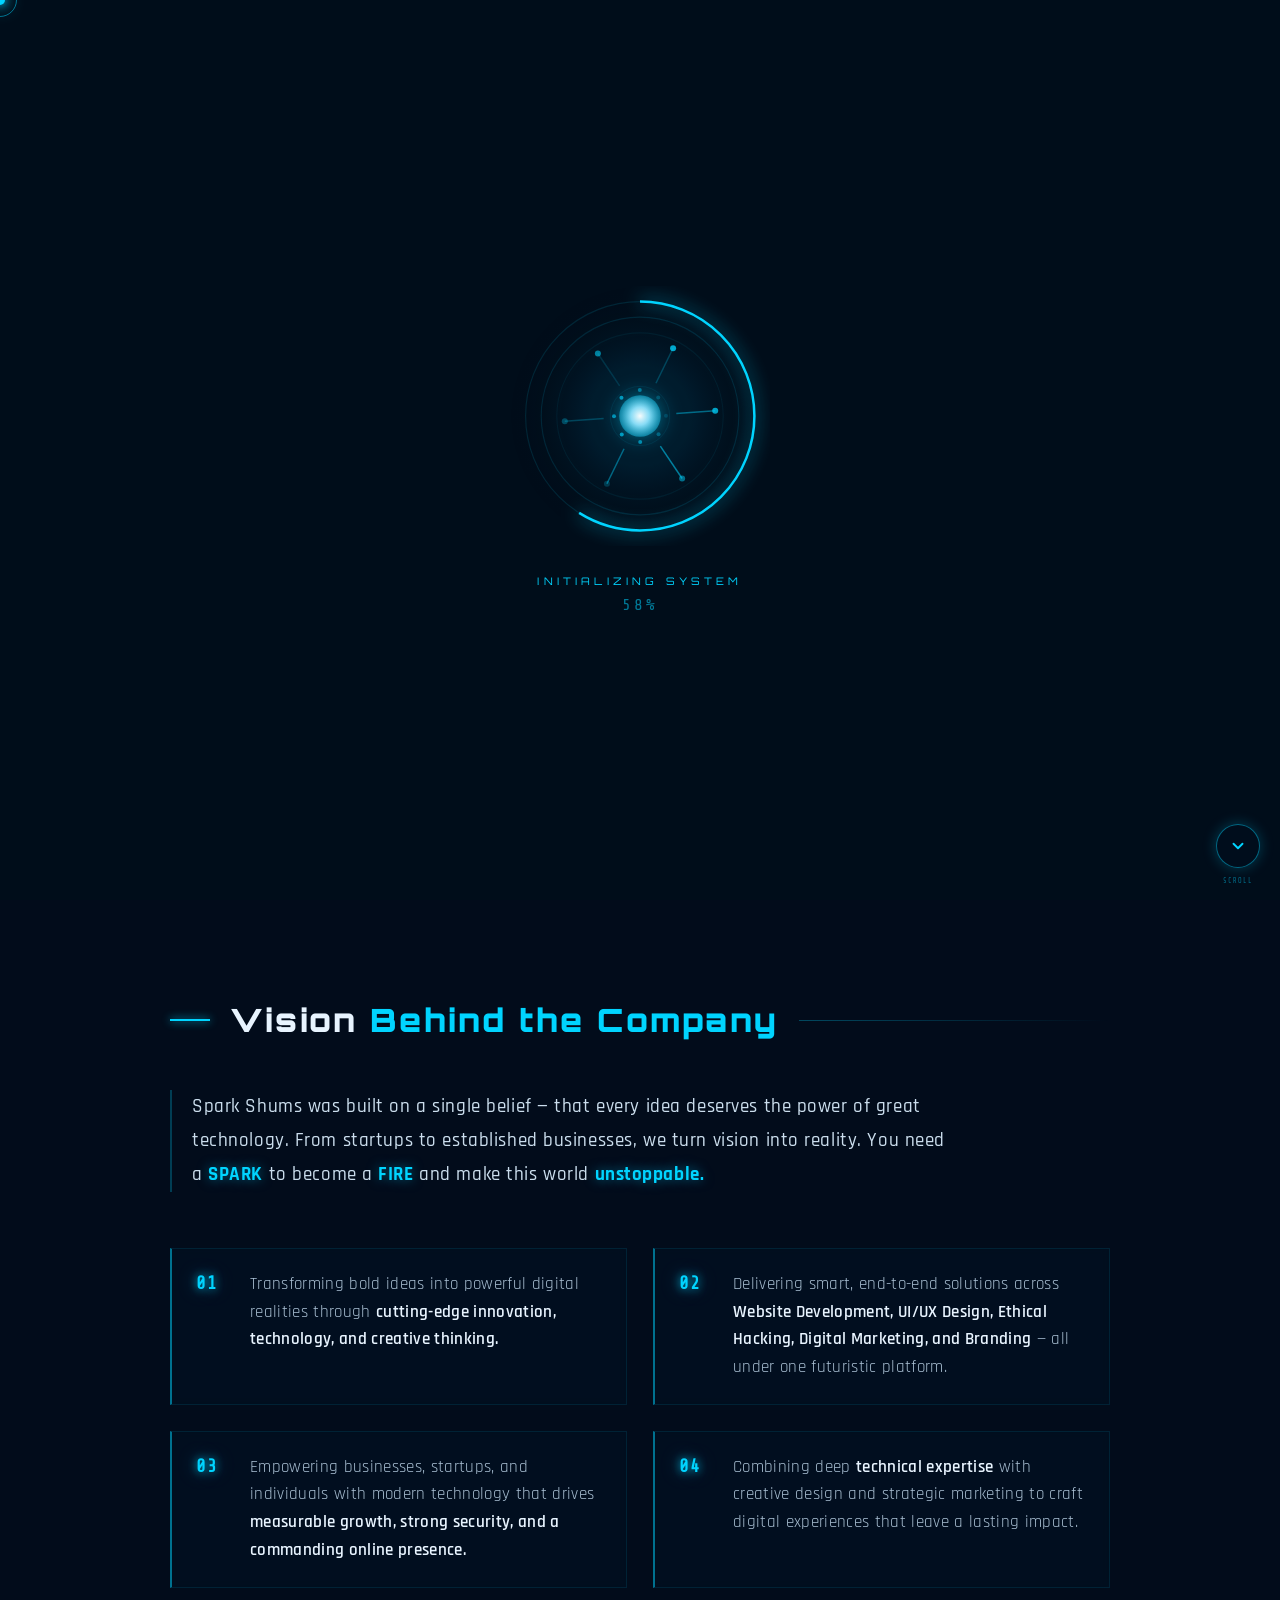
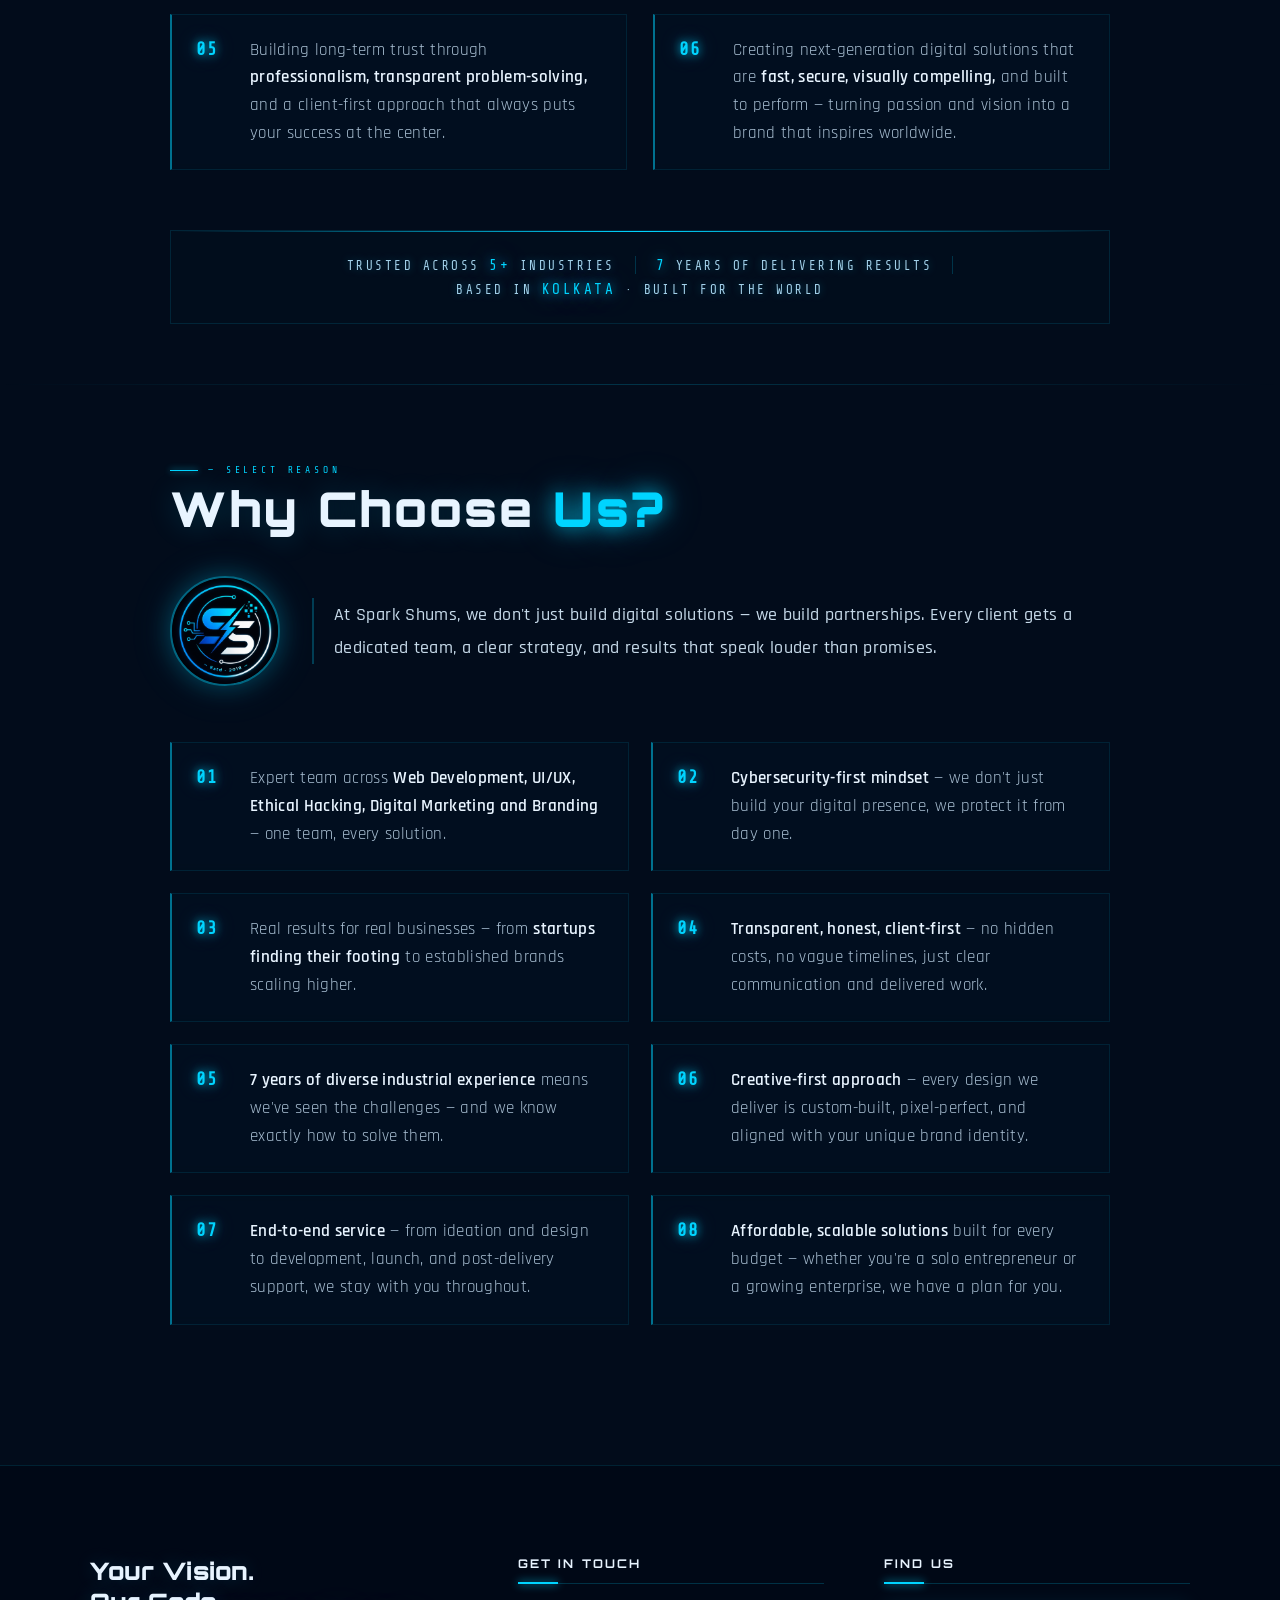
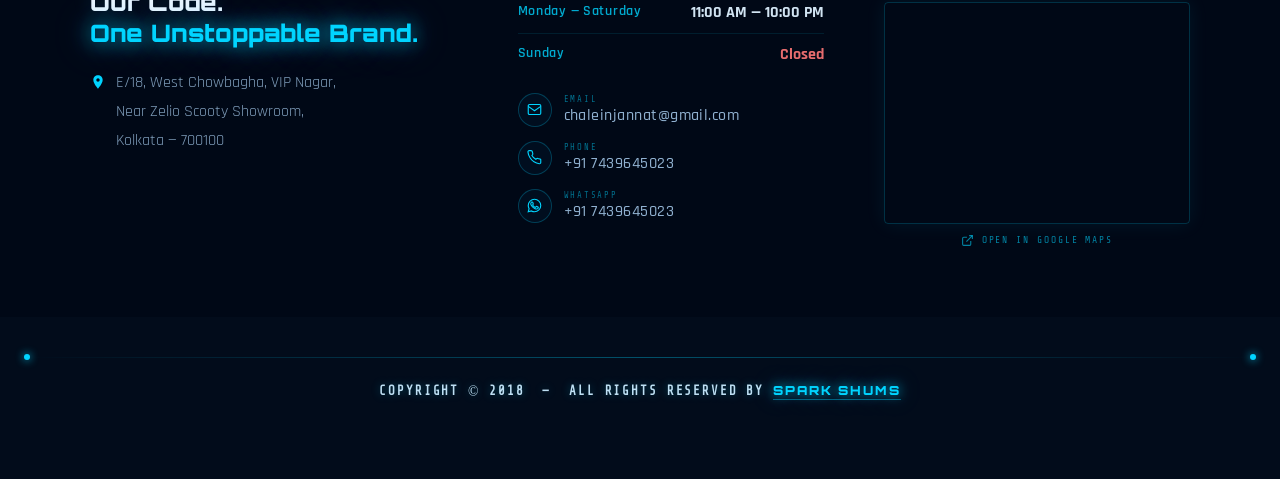
<file: index.html>
<!DOCTYPE html>
<html lang="en">
<head>
<meta charset="UTF-8">
<meta name="viewport" content="width=device-width, initial-scale=1.0, maximum-scale=1.0">
<meta name="theme-color" content="#020c1b">
<title>Home — Spark Shums</title>
<link rel="stylesheet" href="style.css?v=4">
<style>
/* ===== HOME PAGE SPECIFIC ===== */

/* Home layout */
#home {
  min-height: calc(100vh - var(--nav-h));
  display: flex;
  flex-direction: column;
  align-items: center;
  justify-content: center;
  padding: 40px 24px 80px;
  position: relative;
  gap: 40px;
}
@media(min-width:820px){
  #home {
    flex-direction: row;
    align-items: center;
    padding: 60px 8% 60px 10%;
    gap: 0;
  }
}

/* Text side */
.home-text {
  flex: 1;
  display: flex;
  flex-direction: column;
  align-items: flex-start;
  max-width: 560px;
}

@media(min-width:820px){
  .home-text {
    padding-right: 40px;
  }
}

.home-tag {
  font-family: 'Share Tech Mono', monospace;
  font-size: 0.62rem;
  color: var(--blue-glow);
  letter-spacing: 0.35em;
  margin-bottom: 20px;
  opacity: 0.8;
  display: flex;
  align-items: center;
  gap: 10px;
}
.home-tag::before {
  content:'';
  display:inline-block;
  width:30px; height:1px;
  background:var(--blue-glow);
  box-shadow:0 0 6px var(--blue-glow);
  flex-shrink:0;
}

.home-title {
  font-family: 'Orbitron', monospace;
  font-size: clamp(2rem, 8vw, 4.2rem);
  font-weight: 900;
  line-height: 1.05;
  color: var(--white-cold);
  text-shadow: 0 0 40px rgba(0,212,255,0.25);
  margin-bottom: 22px;
}
.home-title .accent {
  color: var(--blue-glow);
  text-shadow: var(--text-glow);
  display: block;
}

.home-sub {
  font-size: clamp(0.95rem, 3vw, 1.1rem);
  color: rgba(220,240,255,0.88);
  line-height: 1.7;
  font-weight: 500;
  letter-spacing: 0.04em;
  margin-bottom: 32px;
  max-width: 440px;
}

.hud-stats {
  display: flex;
  align-items: center;
  gap: 16px;
  flex-wrap: wrap;
}
.stat-block {
  font-family: 'Share Tech Mono', monospace;
  font-size: clamp(0.65rem, 1.5vw, 0.75rem);
  color: rgba(0,212,255,0.6);
  letter-spacing: 0.12em;
  line-height: 1.5;
}
.stat-block strong {
  display: block;
  font-size: clamp(1.4rem, 3.5vw, 2rem);
  color: var(--blue-glow);
  font-weight: 700;
  text-shadow: 0 0 14px rgba(0,212,255,0.8), 0 0 28px rgba(0,212,255,0.4);
  letter-spacing: 0.05em;
  line-height: 1.1;
  margin-bottom: 4px;
}
.stat-sep {
  width: 1px;
  height: 40px;
  background: rgba(0,212,255,0.25);
  flex-shrink: 0;
}

/* Arc reactor side */
.arc-wrap {
  position: relative;
  display: flex;
  align-items: center;
  justify-content: center;
  flex-shrink: 0;
  /* Limit pointer area to exact canvas size so scrolling outside works */
  pointer-events: none;
}

#arcCanvas {
  width: 280px;
  height: 280px;
  touch-action: pan-y; /* allow vertical scroll on mobile */
  cursor: grab;
  display: block;
  pointer-events: auto;
}
#arcCanvas:active{ cursor:grabbing; }

@media(min-width:400px){ #arcCanvas{ width:320px; height:320px; } }
@media(min-width:820px){
  #arcCanvas{
    width:500px; height:500px;
    touch-action: none; /* full control on desktop */
  }
}
@media(min-width:1100px){ #arcCanvas{ width:560px; height:560px; } }

.arc-hint {
  position:absolute; bottom:-26px; left:50%; transform:translateX(-50%);
  font-family:'Share Tech Mono',monospace;
  font-size:0.55rem; color:rgba(0,212,255,0.35);
  letter-spacing:0.3em; white-space:nowrap;
  animation:blink 2s ease-in-out infinite;
}

/* ===== VISION SECTION ===== */
#vision {
  position: relative;
  z-index: 10;
  padding: 60px 24px 50px;
  max-width: 1100px;
  margin: 0 auto;
}

@media(min-width:600px){ #vision{ padding:80px 40px 50px; } }
@media(min-width:900px){ #vision{ padding:100px 80px 60px; } }

/* Section heading row */
.vision-heading-row {
  display: flex;
  align-items: center;
  gap: 20px;
  margin-bottom: 50px;
}
.vision-heading-row::before {
  content:'';
  display: none;
  width: 40px; height: 2px;
  background: var(--blue-glow);
  box-shadow: 0 0 8px var(--blue-glow);
  flex-shrink: 0;
}
.vision-heading-row::after {
  content:'';
  display: none;
  flex: 1;
  height: 1px;
  background: linear-gradient(90deg, rgba(0,212,255,0.3), transparent);
}
@media(min-width:600px){
  .vision-heading-row::before { display: block; }
  .vision-heading-row::after  { display: block; }
}

.vision-heading {
  font-family: 'Orbitron', monospace;
  font-size: clamp(1.2rem, 4vw, 2rem);
  font-weight: 900;
  color: var(--white-cold);
  letter-spacing: 0.08em;
  white-space: nowrap;
}
.vision-heading span { color: var(--blue-glow); }

/* Intro paragraph */
.vision-intro {
  font-family: 'Rajdhani', sans-serif;
  font-size: clamp(1rem, 2.5vw, 1.18rem);
  color: rgba(220,240,255,0.92);
  line-height: 1.8;
  font-weight: 500;
  letter-spacing: 0.03em;
  margin-bottom: 56px;
  max-width: 780px;
  border-left: 2px solid rgba(0,212,255,0.25);
  padding-left: 20px;
}
.vision-intro strong {
  color: var(--blue-glow);
  font-weight: 700;
  text-shadow: 0 0 12px rgba(0,212,255,0.5);
}

/* Points grid */
.vision-points {
  display: grid;
  grid-template-columns: 1fr;
  gap: 20px;
  margin-bottom: 60px;
}
@media(min-width:700px){
  .vision-points { grid-template-columns: 1fr 1fr; gap: 22px; }
}
@media(min-width:1000px){
  .vision-points { grid-template-columns: 1fr 1fr; gap: 26px; }
}

.vision-point {
  display: flex;
  align-items: flex-start;
  gap: 18px;
  padding: 22px 24px;
  border: 1px solid rgba(0,212,255,0.1);
  border-left: 2px solid rgba(0,212,255,0.5);
  background: rgba(0,20,40,0.35);
  backdrop-filter: blur(4px);
  position: relative;
  transition: border-color 0.3s, background 0.3s, transform 0.3s;
  cursor: default;
}
.vision-point:hover {
  border-left-color: var(--blue-glow);
  border-color: rgba(0,212,255,0.25);
  background: rgba(0,30,55,0.5);
  transform: translateX(4px);
  box-shadow: 0 0 24px rgba(0,212,255,0.06), -3px 0 12px rgba(0,212,255,0.15);
}

/* Number badge */
.vp-num {
  font-family: 'Share Tech Mono', monospace;
  font-size: 1.1rem;
  color: var(--blue-glow);
  text-shadow: 0 0 10px rgba(0,212,255,0.8), 0 0 20px rgba(0,212,255,0.4);
  flex-shrink: 0;
  min-width: 36px;
  padding-top: 2px;
  letter-spacing: 0.05em;
  font-weight: 700;
}

/* Point text */
.vp-text {
  font-family: 'Rajdhani', sans-serif;
  font-size: clamp(0.95rem, 2vw, 1.05rem);
  color: rgba(210,235,255,0.8);
  line-height: 1.65;
  font-weight: 400;
  letter-spacing: 0.02em;
}
.vp-text strong {
  color: var(--white-cold);
  font-weight: 600;
}

/* Credibility bar */
.vision-cred {
  display: flex;
  align-items: center;
  justify-content: center;
  flex-wrap: wrap;
  gap: 0;
  padding: 22px 24px;
  border: 1px solid rgba(0,212,255,0.12);
  background: rgba(0,15,30,0.4);
  position: relative;
}
.vision-cred::before {
  content:'';
  position: absolute;
  top:0; left:0; right:0;
  height: 1px;
  background: linear-gradient(90deg, transparent, var(--blue-glow), transparent);
}

.cred-item {
  font-family: 'Share Tech Mono', monospace;
  font-size: clamp(0.65rem, 1.8vw, 0.78rem);
  color: rgba(180,230,255,0.9);
  letter-spacing: 0.2em;
  text-transform: uppercase;
  padding: 4px 20px;
  white-space: nowrap;
  text-shadow: 0 0 8px rgba(0,212,255,0.4);
}
.cred-item span {
  color: var(--blue-glow);
  font-size: 0.9rem;
  text-shadow: 0 0 12px rgba(0,212,255,0.9), 0 0 24px rgba(0,212,255,0.5);
}
.cred-sep {
  width: 1px; height: 18px;
  background: rgba(0,212,255,0.2);
  flex-shrink: 0;
}

/* ===== WHY CHOOSE US ===== */
#whychoose {
  position: relative;
  z-index: 10;
  padding: 50px 24px 100px;
  max-width: 1100px;
  margin: 0 auto;
}
@media(min-width:600px){ #whychoose{ padding:60px 40px 100px; } }
@media(min-width:900px){ #whychoose{ padding:80px 80px 120px; } }

/* Tilted heading */
.wcu-heading-wrap {
  margin-bottom: 20px;
  display: flex;
  align-items: center;
  gap: 18px;
}
.wcu-heading-wrap::after {
  content:'';
  flex:1; height:1px;
  background: linear-gradient(90deg, rgba(0,212,255,0.3), transparent);
  display: none;
}
@media(min-width:600px){ .wcu-heading-wrap::after{ display:block; } }

.wcu-label {
  font-family: 'Share Tech Mono', monospace;
  font-size: 0.6rem;
  color: var(--blue-glow);
  letter-spacing: 0.4em;
  opacity: 0.7;
  text-transform: uppercase;
  margin-bottom: 8px;
  display: flex;
  align-items: center;
  gap: 10px;
}
.wcu-label::before {
  content:''; display:inline-block;
  width:28px; height:1px;
  background:var(--blue-glow);
  box-shadow:0 0 6px var(--blue-glow);
  flex-shrink:0;
}

.wcu-heading {
  font-family: 'Orbitron', monospace;
  font-size: clamp(1.6rem, 5vw, 3rem);
  font-weight: 900;
  color: var(--white-cold);
  letter-spacing: 0.06em;
  display: inline-block;
  transform: rotate(-2deg);
  transform-origin: left center;
  text-shadow: 0 0 30px rgba(0,212,255,0.2);
  margin-bottom: 40px;
  line-height: 1.1;
}
.wcu-heading span {
  color: var(--blue-glow);
  text-shadow: var(--text-glow);
}

/* Logo + intro row */
.wcu-intro-row {
  display: flex;
  align-items: flex-start;
  gap: 32px;
  margin-bottom: 56px;
  flex-direction: column;
  align-items: center;
  text-align: center;
}
@media(min-width:700px){
  .wcu-intro-row {
    flex-direction: row;
    align-items: center;
    text-align: left;
  }
}

.wcu-logo-block {
  flex-shrink: 0;
  display: flex;
  flex-direction: column;
  align-items: center;
  gap: 10px;
}
.wcu-logo-name {
  display: block;
  font-family: 'Orbitron', monospace;
  font-size: 0.9rem;
  font-weight: 900;
  color: var(--blue-glow);
  letter-spacing: 0.15em;
  text-shadow: var(--text-glow);
  white-space: nowrap;
}
@media(min-width:700px){
  .wcu-logo-name { display: none; }
}

.wcu-logo {
  flex-shrink: 0;
  width: 100px; height: 100px;
  border-radius: 50%;
  border: 2px solid rgba(0,212,255,0.45);
  box-shadow: 0 0 24px rgba(0,212,255,0.25), 0 0 48px rgba(0,212,255,0.1);
  overflow: hidden;
  position: relative;
}
.wcu-logo::before {
  content:''; position:absolute; inset:-2px;
  border-radius:50%;
  border:1px solid rgba(0,212,255,0.15);
  animation: spinRing 10s linear infinite;
}
@keyframes spinRing { to { transform:rotate(360deg); } }
.wcu-logo img {
  width:100%; height:100%; object-fit:cover; border-radius:50%;
}

@media(min-width:700px){
  .wcu-logo { width:110px; height:110px; }
}

.wcu-intro {
  font-family: 'Rajdhani', sans-serif;
  font-size: clamp(1rem, 2.5vw, 1.15rem);
  color: rgba(220,240,255,0.9);
  line-height: 1.8;
  font-weight: 500;
  letter-spacing: 0.02em;
  border-left: 2px solid rgba(0,212,255,0.25);
  padding-left: 20px;
}

/* Points — same grid as vision */
.wcu-points {
  display: grid;
  grid-template-columns: 1fr;
  gap: 20px;
  margin-bottom: 0;
}
@media(min-width:700px){
  .wcu-points { grid-template-columns: 1fr 1fr; gap: 22px; }
}

.wcu-point {
  display: flex;
  align-items: flex-start;
  gap: 18px;
  padding: 22px 24px;
  border: 1px solid rgba(0,212,255,0.1);
  border-left: 2px solid rgba(0,212,255,0.5);
  background: rgba(0,20,40,0.35);
  backdrop-filter: blur(4px);
  transition: border-color 0.3s, background 0.3s, transform 0.3s;
  cursor: default;
}
.wcu-point:hover {
  border-left-color: var(--blue-glow);
  border-color: rgba(0,212,255,0.25);
  background: rgba(0,30,55,0.5);
  transform: translateX(4px);
  box-shadow: 0 0 24px rgba(0,212,255,0.06), -3px 0 12px rgba(0,212,255,0.15);
}
.wcu-num {
  font-family: 'Share Tech Mono', monospace;
  font-size: 1.1rem;
  color: var(--blue-glow);
  text-shadow: 0 0 10px rgba(0,212,255,0.8), 0 0 20px rgba(0,212,255,0.4);
  flex-shrink: 0;
  min-width: 36px;
  padding-top: 2px;
  letter-spacing: 0.05em;
  font-weight: 700;
}
.wcu-text {
  font-family: 'Rajdhani', sans-serif;
  font-size: clamp(0.95rem, 2vw, 1.05rem);
  color: rgba(210,235,255,0.8);
  line-height: 1.65;
  font-weight: 400;
  letter-spacing: 0.02em;
}
.wcu-text strong { color: var(--white-cold); font-weight: 600; }

/* Section separator */
.section-sep {
  width: 100%;
  height: 1px;
  background: linear-gradient(90deg, transparent, rgba(0,212,255,0.2), transparent);
  margin: 0;
  position: relative;
  z-index: 10;
}


</style>
</head>
<body id="top">

<!-- Cursor -->
<div class="cursor" id="cursor"></div>
<div class="cursor-ring" id="cursorRing"></div>

<!-- HUD corners -->
<div class="hud-corner hud-tl"></div>
<div class="hud-corner hud-tr"></div>
<div class="hud-corner hud-bl"></div>
<div class="hud-corner hud-br"></div>

<!-- Techy BG -->
<div class="techy-bg">
  <div class="scanline"></div>
  <div class="scanline"></div>
  <div class="scanline"></div>
</div>

<!-- Loader -->
<div id="loader">
  <canvas id="loaderCanvas" width="260" height="260"></canvas>
  <div class="loader-label">Initializing System</div>
  <div class="loader-pct" id="loaderPct">0%</div>
</div>

<!-- Header -->
<header>
  <a href="index.html" class="logo-mark">
    <img src="logo.png" alt="Spark Shums" style="width:44px;height:44px;border-radius:50%;object-fit:cover;border:1.5px solid rgba(0,212,255,0.5);box-shadow:0 0 12px rgba(0,212,255,0.4);">
  </a>
  <nav class="nav-desktop">
    <a href="index.html">Home</a>
    <a href="about.html">About</a>
    <a href="ceo.html">CEO</a>
    <a href="works.html">Works</a>
    <a href="achievements.html">Achievements</a>
    <a href="contact.html">Contact</a>
  </nav>
  <button class="hamburger" aria-label="Menu">
    <span></span><span></span><span></span>
  </button>
</header>

<!-- Mobile nav -->
<nav class="nav-mobile">
  <a href="index.html">Home</a>
  <a href="about.html">About</a>
  <a href="ceo.html">CEO</a>
  <a href="works.html">Works</a>
  <a href="achievements.html">Achievements</a>
  <a href="contact.html">Contact</a>
</nav>

<!-- Page -->
<div class="page-wrapper">
  <section id="home">

    <!-- Text -->
    <div class="home-text fade-up">
      <div class="home-tag">SYSTEM ONLINE — JARVIS v7.0</div>
      <h1 class="home-title">
        Welcome to<br>
        <span class="accent">the FUTURE</span>
      </h1>
      <p class="home-sub">
        Next-generation solutions forged at the intersection of innovation, technology, and bold vision. Where ideas become reality.
      </p>
      <div class="hud-stats">
        <div class="stat-block"><strong>7+</strong>Years Active</div>
        <div class="stat-sep"></div>
        <div class="stat-block"><strong>2018</strong>Founded</div>
        <div class="stat-sep"></div>
        <div class="stat-block"><strong>100%</strong>Committed</div>
      </div>
    </div>

    <!-- Arc Reactor -->
    <div class="arc-wrap fade-up" style="transition-delay:0.25s">
      <canvas id="arcCanvas" width="420" height="420"></canvas>
      <div class="arc-hint">DRAG · ROTATE · EXPLORE</div>
    </div>

  </section>

  <!-- ===== VISION SECTION ===== -->
  <section id="vision">

    <!-- Heading -->
    <div class="vision-heading-row fade-up">
      <h2 class="vision-heading">Vision <span>Behind the Company</span></h2>
    </div>

    <!-- Intro para -->
    <p class="vision-intro fade-up" style="transition-delay:0.1s">
      Spark Shums was built on a single belief — that every idea deserves the power of great technology.
      From startups to established businesses, we turn vision into reality.
      You need a <strong>SPARK</strong> to become a <strong>FIRE</strong> and make this world <strong>unstoppable.</strong>
    </p>

    <!-- Points -->
    <div class="vision-points">

      <div class="vision-point fade-up" style="transition-delay:0.15s">
        <div class="vp-num">01</div>
        <div class="vp-text">Transforming bold ideas into powerful digital realities through <strong>cutting-edge innovation, technology, and creative thinking.</strong></div>
      </div>

      <div class="vision-point fade-up" style="transition-delay:0.2s">
        <div class="vp-num">02</div>
        <div class="vp-text">Delivering smart, end-to-end solutions across <strong>Website Development, UI/UX Design, Ethical Hacking, Digital Marketing, and Branding</strong> — all under one futuristic platform.</div>
      </div>

      <div class="vision-point fade-up" style="transition-delay:0.25s">
        <div class="vp-num">03</div>
        <div class="vp-text">Empowering businesses, startups, and individuals with modern technology that drives <strong>measurable growth, strong security, and a commanding online presence.</strong></div>
      </div>

      <div class="vision-point fade-up" style="transition-delay:0.3s">
        <div class="vp-num">04</div>
        <div class="vp-text">Combining deep <strong>technical expertise</strong> with creative design and strategic marketing to craft digital experiences that leave a lasting impact.</div>
      </div>

      <div class="vision-point fade-up" style="transition-delay:0.35s">
        <div class="vp-num">05</div>
        <div class="vp-text">Building long-term trust through <strong>professionalism, transparent problem-solving,</strong> and a client-first approach that always puts your success at the center.</div>
      </div>

      <div class="vision-point fade-up" style="transition-delay:0.4s">
        <div class="vp-num">06</div>
        <div class="vp-text">Creating next-generation digital solutions that are <strong>fast, secure, visually compelling,</strong> and built to perform — turning passion and vision into a brand that inspires worldwide.</div>
      </div>

    </div>

    <!-- Credibility bar -->
    <div class="vision-cred fade-up" style="transition-delay:0.45s">
      <div class="cred-item">Trusted across <span>5+</span> Industries</div>
      <div class="cred-sep"></div>
      <div class="cred-item"><span>7</span> Years of Delivering Results</div>
      <div class="cred-sep"></div>
      <div class="cred-item">Based in <span>Kolkata</span> · Built for the World</div>
    </div>

  </section>

  <!-- ===== WHY CHOOSE US ===== -->
  <div class="section-sep"></div>
  <section id="whychoose">

    <div class="wcu-label fade-up">— Select Reason</div>

    <h2 class="wcu-heading fade-up" style="transition-delay:0.08s">
      Why Choose <span>Us?</span>
    </h2>

    <!-- Logo + intro -->
    <div class="wcu-intro-row fade-up" style="transition-delay:0.12s">
      <div class="wcu-logo-block">
        <div class="wcu-logo">
          <img src="logo.png" alt="Spark Shums">
        </div>
        <span class="wcu-logo-name">Spark Shums</span>
      </div>
      <p class="wcu-intro">
        At Spark Shums, we don't just build digital solutions — we build partnerships.
        Every client gets a dedicated team, a clear strategy, and results that speak
        louder than promises.
      </p>
    </div>

    <!-- Points -->
    <div class="wcu-points">

      <div class="wcu-point fade-up" style="transition-delay:0.15s">
        <div class="wcu-num">01</div>
        <div class="wcu-text">Expert team across <strong>Web Development, UI/UX, Ethical Hacking, Digital Marketing and Branding</strong> — one team, every solution.</div>
      </div>

      <div class="wcu-point fade-up" style="transition-delay:0.2s">
        <div class="wcu-num">02</div>
        <div class="wcu-text"><strong>Cybersecurity-first mindset</strong> — we don't just build your digital presence, we protect it from day one.</div>
      </div>

      <div class="wcu-point fade-up" style="transition-delay:0.25s">
        <div class="wcu-num">03</div>
        <div class="wcu-text">Real results for real businesses — from <strong>startups finding their footing</strong> to established brands scaling higher.</div>
      </div>

      <div class="wcu-point fade-up" style="transition-delay:0.3s">
        <div class="wcu-num">04</div>
        <div class="wcu-text"><strong>Transparent, honest, client-first</strong> — no hidden costs, no vague timelines, just clear communication and delivered work.</div>
      </div>

      <div class="wcu-point fade-up" style="transition-delay:0.35s">
        <div class="wcu-num">05</div>
        <div class="wcu-text"><strong>7 years of diverse industrial experience</strong> means we've seen the challenges — and we know exactly how to solve them.</div>
      </div>

      <div class="wcu-point fade-up" style="transition-delay:0.4s">
        <div class="wcu-num">06</div>
        <div class="wcu-text"><strong>Creative-first approach</strong> — every design we deliver is custom-built, pixel-perfect, and aligned with your unique brand identity.</div>
      </div>

      <div class="wcu-point fade-up" style="transition-delay:0.45s">
        <div class="wcu-num">07</div>
        <div class="wcu-text"><strong>End-to-end service</strong> — from ideation and design to development, launch, and post-delivery support, we stay with you throughout.</div>
      </div>

      <div class="wcu-point fade-up" style="transition-delay:0.5s">
        <div class="wcu-num">08</div>
        <div class="wcu-text"><strong>Affordable, scalable solutions</strong> built for every budget — whether you're a solo entrepreneur or a growing enterprise, we have a plan for you.</div>
      </div>

    </div>

  </section>

</div>

<!-- ===== CONTACT FOOTER SECTION ===== -->
<section id="contact-footer">
  <div class="cf-grid">

    <!-- Col 1: Brand + Address -->
    <div class="fade-up">
      <h3 class="cf-brand-tagline">
        Your Vision.<br>Our Code.<br>
        <span>One Unstoppable Brand.</span>
      </h3>
      <div class="cf-address">
        <span class="cf-address-icon">
          <svg viewBox="0 0 24 24" xmlns="http://www.w3.org/2000/svg"><path d="M12 2C8.13 2 5 5.13 5 9c0 5.25 7 13 7 13s7-7.75 7-13c0-3.87-3.13-7-7-7zm0 9.5c-1.38 0-2.5-1.12-2.5-2.5s1.12-2.5 2.5-2.5 2.5 1.12 2.5 2.5-1.12 2.5-2.5 2.5z"/></svg>
        </span>
        <span>E/18, West Chowbagha, VIP Nagar,<br>Near Zelio Scooty Showroom,<br>Kolkata — 700100</span>
      </div>
    </div>

    <!-- Col 2: Get In Touch -->
    <div class="fade-up" style="transition-delay:0.1s">
      <div class="cf-col-title">Get In Touch</div>
      <div class="cf-timing">
        <div class="cf-timing-row">
          <span class="cf-timing-label">Monday — Saturday</span>
          <span class="cf-timing-val">11:00 AM — 10:00 PM</span>
        </div>
        <div class="cf-timing-row">
          <span class="cf-timing-label">Sunday</span>
          <span class="cf-timing-val cf-timing-closed">Closed</span>
        </div>
      </div>
      <div class="cf-links">
        <div class="cf-link-row">
          <div class="cf-link-icon">
            <svg viewBox="0 0 24 24"><rect x="2" y="4" width="20" height="16" rx="2"/><path d="M2 7l10 7 10-7"/></svg>
          </div>
          <div>
            <span class="cf-link-label">Email</span>
            <a href="mailto:chaleinjannat@gmail.com?subject=Enquiry%20from%20Portfolio" title="Send us an email">chaleinjannat@gmail.com</a>
          </div>
        </div>
        <div class="cf-link-row">
          <div class="cf-link-icon">
            <svg viewBox="0 0 24 24"><path d="M22 16.92v3a2 2 0 0 1-2.18 2 19.79 19.79 0 0 1-8.63-3.07A19.5 19.5 0 0 1 4.63 12 19.79 19.79 0 0 1 1.55 3.4 2 2 0 0 1 3.52 1h3a2 2 0 0 1 2 1.72c.127.96.361 1.903.7 2.81a2 2 0 0 1-.45 2.11L7.91 8.73a16 16 0 0 0 6.16 6.16l1.08-.87a2 2 0 0 1 2.11-.45c.907.339 1.85.573 2.81.7A2 2 0 0 1 22 16.92z"/></svg>
          </div>
          <div>
            <span class="cf-link-label">Phone</span>
            <a href="tel:+917439645023">+91 7439645023</a>
          </div>
        </div>
        <div class="cf-link-row">
          <div class="cf-link-icon">
            <svg viewBox="0 0 24 24"><path d="M17.472 14.382c-.297-.149-1.758-.867-2.03-.967-.273-.099-.471-.148-.67.15-.197.297-.767.966-.94 1.164-.173.199-.347.223-.644.075-.297-.15-1.255-.463-2.39-1.475-.883-.788-1.48-1.761-1.653-2.059-.173-.297-.018-.458.13-.606.134-.133.298-.347.446-.52.149-.174.198-.298.298-.497.099-.198.05-.371-.025-.52-.075-.149-.669-1.612-.916-2.207-.242-.579-.487-.5-.669-.51-.173-.008-.371-.01-.57-.01-.198 0-.52.074-.792.372-.272.297-1.04 1.016-1.04 2.479 0 1.462 1.065 2.875 1.213 3.074.149.198 2.096 3.2 5.077 4.487.709.306 1.262.489 1.694.625.712.227 1.36.195 1.871.118.571-.085 1.758-.719 2.006-1.413.248-.694.248-1.289.173-1.413-.074-.124-.272-.198-.57-.347z"/><path d="M11.999 2C6.477 2 2 6.477 2 12c0 1.821.487 3.53 1.338 5L2 22l5.133-1.32A9.953 9.953 0 0 0 12 22c5.523 0 10-4.477 10-10S17.523 2 11.999 2z"/></svg>
          </div>
          <div>
            <span class="cf-link-label">WhatsApp</span>
            <a href="https://wa.me/917439645023" target="_blank" title="Chat on WhatsApp">+91 7439645023</a>
          </div>
        </div>
      </div>
    </div>

    <!-- Col 3: Map -->
    <div class="fade-up" style="transition-delay:0.2s">
      <div class="cf-col-title">Find Us</div>
      <div class="cf-map-wrap">
        <iframe
          src="https://www.google.com/maps/embed?pb=!1m18!1m12!1m3!1d471.8!2d88.4040361!3d22.5296363!2m3!1f0!2f0!3f0!3m2!1i1024!2i768!4f13.1!3m3!1m2!1s0x3a027500592e4001%3A0x801f4e1fff0c3786!2sElectro+Dream+%7C+Zelio+electric+scooter+showroom!5e0!3m2!1sen!2sin!4v1"
          allowfullscreen=""
          loading="lazy"
          referrerpolicy="no-referrer-when-downgrade"
          title="Spark Shums Location">
        </iframe>
      </div>
      <a href="https://www.google.com/maps/place/Electro+Dream/@22.5296363,88.4040361,17z" target="_blank" class="cf-map-link">
        <svg viewBox="0 0 24 24"><path d="M18 13v6a2 2 0 0 1-2 2H5a2 2 0 0 1-2-2V8a2 2 0 0 1 2-2h6"/><polyline points="15 3 21 3 21 9"/><line x1="10" y1="14" x2="21" y2="3"/></svg>
        Open in Google Maps
      </a>
    </div>

  </div>
</section>

<!-- ===== FOOTER ===== -->
<footer id="site-footer" style="padding-bottom:80px;">
  <div class="footer-line"></div>
  <div class="footer-inner">
    <p class="footer-copy">
      Copyright <span class="copy-sym">&copy;</span> 2018 &nbsp;&mdash;&nbsp; All Rights Reserved by <a href="index.html#top" class="footer-brand">Spark Shums</a>
    </p>
  </div>
</footer>

<!-- ===== SMART SCROLL ARROW ===== -->
<button id="smartArrow" aria-label="Scroll">
  <svg viewBox="0 0 24 24"><polyline points="6 9 12 15 18 9"/></svg>
  <span class="arrow-label">Scroll</span>
</button>

<script src="shared.js"></script>
<script>
// ===== 3D ARC REACTOR =====
(function(){
  const canvas = document.getElementById('arcCanvas');
  if(!canvas) return;
  const ctx = canvas.getContext('2d');
  const W=canvas.width, H=canvas.height;
  const cx=W/2, cy=H/2;

  let rotX=0.18, rotY=0;
  let targetRotX=0.18, targetRotY=0;
  let isDragging=false, lastX=0, lastY=0;
  let velX=0, velY=0;
  let autoSpin=true, t=0;

  // Mouse
  canvas.addEventListener('mousedown', e=>{
    isDragging=true; autoSpin=false;
    lastX=e.clientX; lastY=e.clientY; velX=0; velY=0;
  });
  window.addEventListener('mousemove', e=>{
    if(!isDragging) return;
    const dx=e.clientX-lastX, dy=e.clientY-lastY;
    velX=dx*0.012; velY=dy*0.009;
    targetRotY+=dx*0.012; targetRotX+=dy*0.009;
    lastX=e.clientX; lastY=e.clientY;
  });
  window.addEventListener('mouseup',()=>{ isDragging=false; });

  // Touch
  canvas.addEventListener('touchstart', e=>{
    isDragging=true; autoSpin=false;
    lastX=e.touches[0].clientX; lastY=e.touches[0].clientY;
    velX=0; velY=0; e.preventDefault();
  },{passive:false});
  canvas.addEventListener('touchmove', e=>{
    if(!isDragging) return;
    const dx=e.touches[0].clientX-lastX, dy=e.touches[0].clientY-lastY;
    velX=dx*0.012; velY=dy*0.009;
    targetRotY+=dx*0.012; targetRotX+=dy*0.009;
    lastX=e.touches[0].clientX; lastY=e.touches[0].clientY;
    e.preventDefault();
  },{passive:false});
  canvas.addEventListener('touchend',()=>{ isDragging=false; });

  function project(x3,y3,z3){
    const cosY=Math.cos(rotY), sinY=Math.sin(rotY);
    const x2=x3*cosY-z3*sinY, z2=x3*sinY+z3*cosY;
    const cosX=Math.cos(rotX), sinX=Math.sin(rotX);
    const y2=y3*cosX-z2*sinX, z3f=y3*sinX+z2*cosX;
    const fov=650, sc=fov/(fov+z3f);
    return {x:cx+x2*sc, y:cy+y2*sc, z:z3f, scale:sc};
  }

  function ring3D(r,y,segs,color,lw,glow){
    const pts=[];
    for(let i=0;i<=segs;i++){
      const a=(i/segs)*Math.PI*2;
      pts.push(project(Math.cos(a)*r,y,Math.sin(a)*r));
    }
    if(glow){ctx.shadowBlur=glow; ctx.shadowColor=color;}
    ctx.beginPath(); ctx.moveTo(pts[0].x,pts[0].y);
    for(let i=1;i<pts.length;i++) ctx.lineTo(pts[i].x,pts[i].y);
    ctx.strokeStyle=color; ctx.lineWidth=lw; ctx.stroke();
    ctx.shadowBlur=0;
  }

  function hex3D(r,y,sides,fill){
    const pts=[];
    for(let i=0;i<sides;i++){
      const a=(i/sides)*Math.PI*2+Math.PI/6;
      pts.push(project(Math.cos(a)*r,y,Math.sin(a)*r));
    }
    ctx.beginPath(); ctx.moveTo(pts[0].x,pts[0].y);
    for(let i=1;i<pts.length;i++) ctx.lineTo(pts[i].x,pts[i].y);
    ctx.closePath(); ctx.fillStyle=fill; ctx.fill();
    ctx.strokeStyle='rgba(0,212,255,0.3)'; ctx.lineWidth=1; ctx.stroke();
  }

  function dot3D(x,y,z,r,col){
    const p=project(x,y,z);
    ctx.shadowBlur=12; ctx.shadowColor=col;
    ctx.beginPath(); ctx.arc(p.x,p.y,r*p.scale,0,Math.PI*2);
    ctx.fillStyle=col; ctx.fill(); ctx.shadowBlur=0;
  }

  function line3D(x1,y1,z1,x2,y2,z2,col,lw){
    const a=project(x1,y1,z1), b=project(x2,y2,z2);
    ctx.beginPath(); ctx.moveTo(a.x,a.y); ctx.lineTo(b.x,b.y);
    ctx.strokeStyle=col; ctx.lineWidth=lw; ctx.stroke();
  }

  function draw(){
    ctx.clearRect(0,0,W,H);
    // Atmosphere
    const atm=ctx.createRadialGradient(cx,cy,70,cx,cy,cx);
    atm.addColorStop(0,'rgba(0,120,180,0.09)');
    atm.addColorStop(1,'transparent');
    ctx.fillStyle=atm; ctx.fillRect(0,0,W,H);

    rotX=Math.max(-1.1,Math.min(1.1,rotX));

    // Outer housing
    hex3D(148,8,12,'rgba(1,10,22,0.92)');
    hex3D(148,-8,12,'rgba(1,10,22,0.92)');
    ring3D(148,8,80,'rgba(0,55,85,0.55)',2.5,0);
    ring3D(148,-8,80,'rgba(0,55,85,0.55)',2.5,0);
    for(let i=0;i<12;i++){
      const a=(i/12)*Math.PI*2;
      line3D(Math.cos(a)*148,-8,Math.sin(a)*148, Math.cos(a)*148,8,Math.sin(a)*148,'rgba(0,75,110,0.45)',1.8);
    }
    ring3D(148,0,80,'rgba(0,212,255,0.45)',2,10);

    // Middle rings
    ring3D(120,5,60,'rgba(0,145,195,0.3)',1.8,0);
    ring3D(120,-5,60,'rgba(0,145,195,0.3)',1.8,0);
    ring3D(120,0,60,'rgba(0,212,255,0.55)',1.5,8);

    // Spinning tech ring
    const sp=t*0.5;
    for(let i=0;i<16;i++){
      const a=(i/16)*Math.PI*2+sp;
      line3D(Math.cos(a)*95,2,Math.sin(a)*95, Math.cos(a)*115,2,Math.sin(a)*115,`rgba(0,180,220,${0.28+0.18*Math.sin(t*2+i)})`,1.5);
      dot3D(Math.cos(((i+.5)/16)*Math.PI*2+sp)*105,2,Math.sin(((i+.5)/16)*Math.PI*2+sp)*105,2.5,`rgba(0,212,255,${0.38+0.2*Math.sin(t+i)})`);
    }

    // Counter inner ring
    const cs=-t*0.8;
    for(let i=0;i<8;i++){
      const a=(i/8)*Math.PI*2+cs;
      line3D(Math.cos(a)*52,3,Math.sin(a)*52, Math.cos(a)*78,3,Math.sin(a)*78,`rgba(0,212,255,${0.38+0.15*Math.sin(t*3+i)})`,1.5);
    }

    // 6 triangular plates
    for(let i=0;i<6;i++){
      const ac=(i/6)*Math.PI*2+Math.PI/6;
      const aL=ac-Math.PI/6*0.72, aR=ac+Math.PI/6*0.72;
      const p1=project(Math.cos(aL)*88,4,Math.sin(aL)*88);
      const p2=project(Math.cos(aR)*88,4,Math.sin(aR)*88);
      const p3=project(Math.cos(ac)*42,4,Math.sin(ac)*42);
      ctx.beginPath(); ctx.moveTo(p1.x,p1.y); ctx.lineTo(p2.x,p2.y); ctx.lineTo(p3.x,p3.y); ctx.closePath();
      ctx.fillStyle='rgba(0,78,128,0.58)'; ctx.fill();
      ctx.shadowBlur=8; ctx.shadowColor='#00d4ff';
      ctx.strokeStyle='rgba(0,212,255,0.65)'; ctx.lineWidth=1.5; ctx.stroke();
      ctx.shadowBlur=0;
      dot3D(Math.cos(ac)*88,4,Math.sin(ac)*88,4,'rgba(0,212,255,0.78)');
    }

    // Inner rings
    ring3D(42,0,40,'rgba(0,212,255,0.75)',2,12);
    ring3D(38,0,40,'rgba(0,180,220,0.35)',1,0);

    // Core
    const cp=project(0,0,0);
    const cr=25*cp.scale;
    const cg=ctx.createRadialGradient(cp.x,cp.y,0,cp.x,cp.y,cr*2.5);
    cg.addColorStop(0,'rgba(255,255,255,0.98)');
    cg.addColorStop(0.15,'rgba(180,240,255,0.9)');
    cg.addColorStop(0.45,'rgba(0,175,215,0.65)');
    cg.addColorStop(0.75,'rgba(0,90,150,0.25)');
    cg.addColorStop(1,'transparent');
    ctx.shadowBlur=38; ctx.shadowColor='#00d4ff';
    ctx.beginPath(); ctx.arc(cp.x,cp.y,cr,0,Math.PI*2);
    ctx.fillStyle=cg; ctx.fill(); ctx.shadowBlur=0;

    // Core pulse rings
    for(let i=1;i<=3;i++){
      const pr=cr+(10*i+5*Math.sin(t*2-i))*cp.scale;
      ctx.beginPath(); ctx.arc(cp.x,cp.y,pr,0,Math.PI*2);
      ctx.strokeStyle=`rgba(0,212,255,${Math.max(0,0.28-i*0.07)})`; ctx.lineWidth=1; ctx.stroke();
    }
  }

  function loop(){
    if(!isDragging){
      if(autoSpin){ targetRotY+=0.005; }
      else {
        velX*=0.93; velY*=0.93;
        targetRotY+=velX; targetRotX+=velY;
        if(Math.abs(velX)<0.0001&&Math.abs(velY)<0.0001) autoSpin=true;
      }
    }
    rotY+=(targetRotY-rotY)*0.08;
    rotX+=(targetRotX-rotX)*0.08;
    t+=0.04;
    draw();
    requestAnimationFrame(loop);
  }
  loop();
})();
</script>
</body>
</html>
</file>
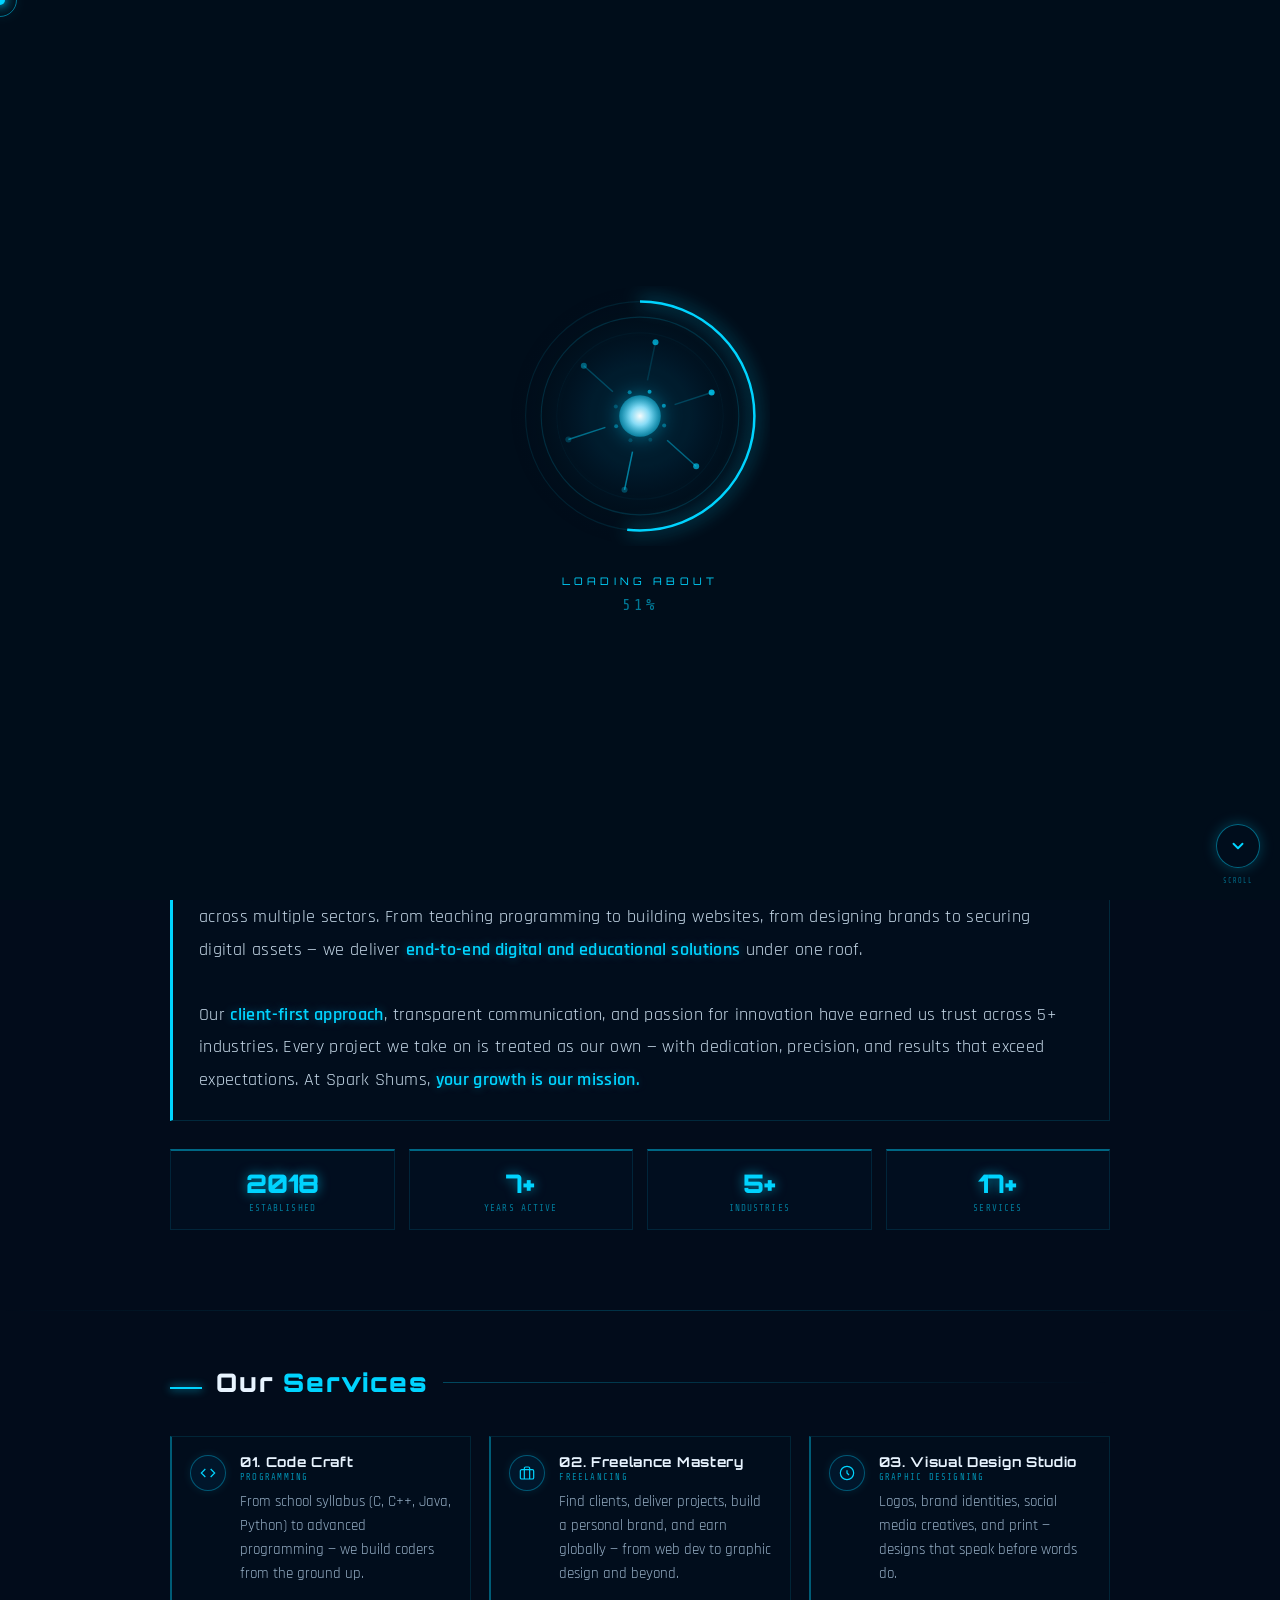
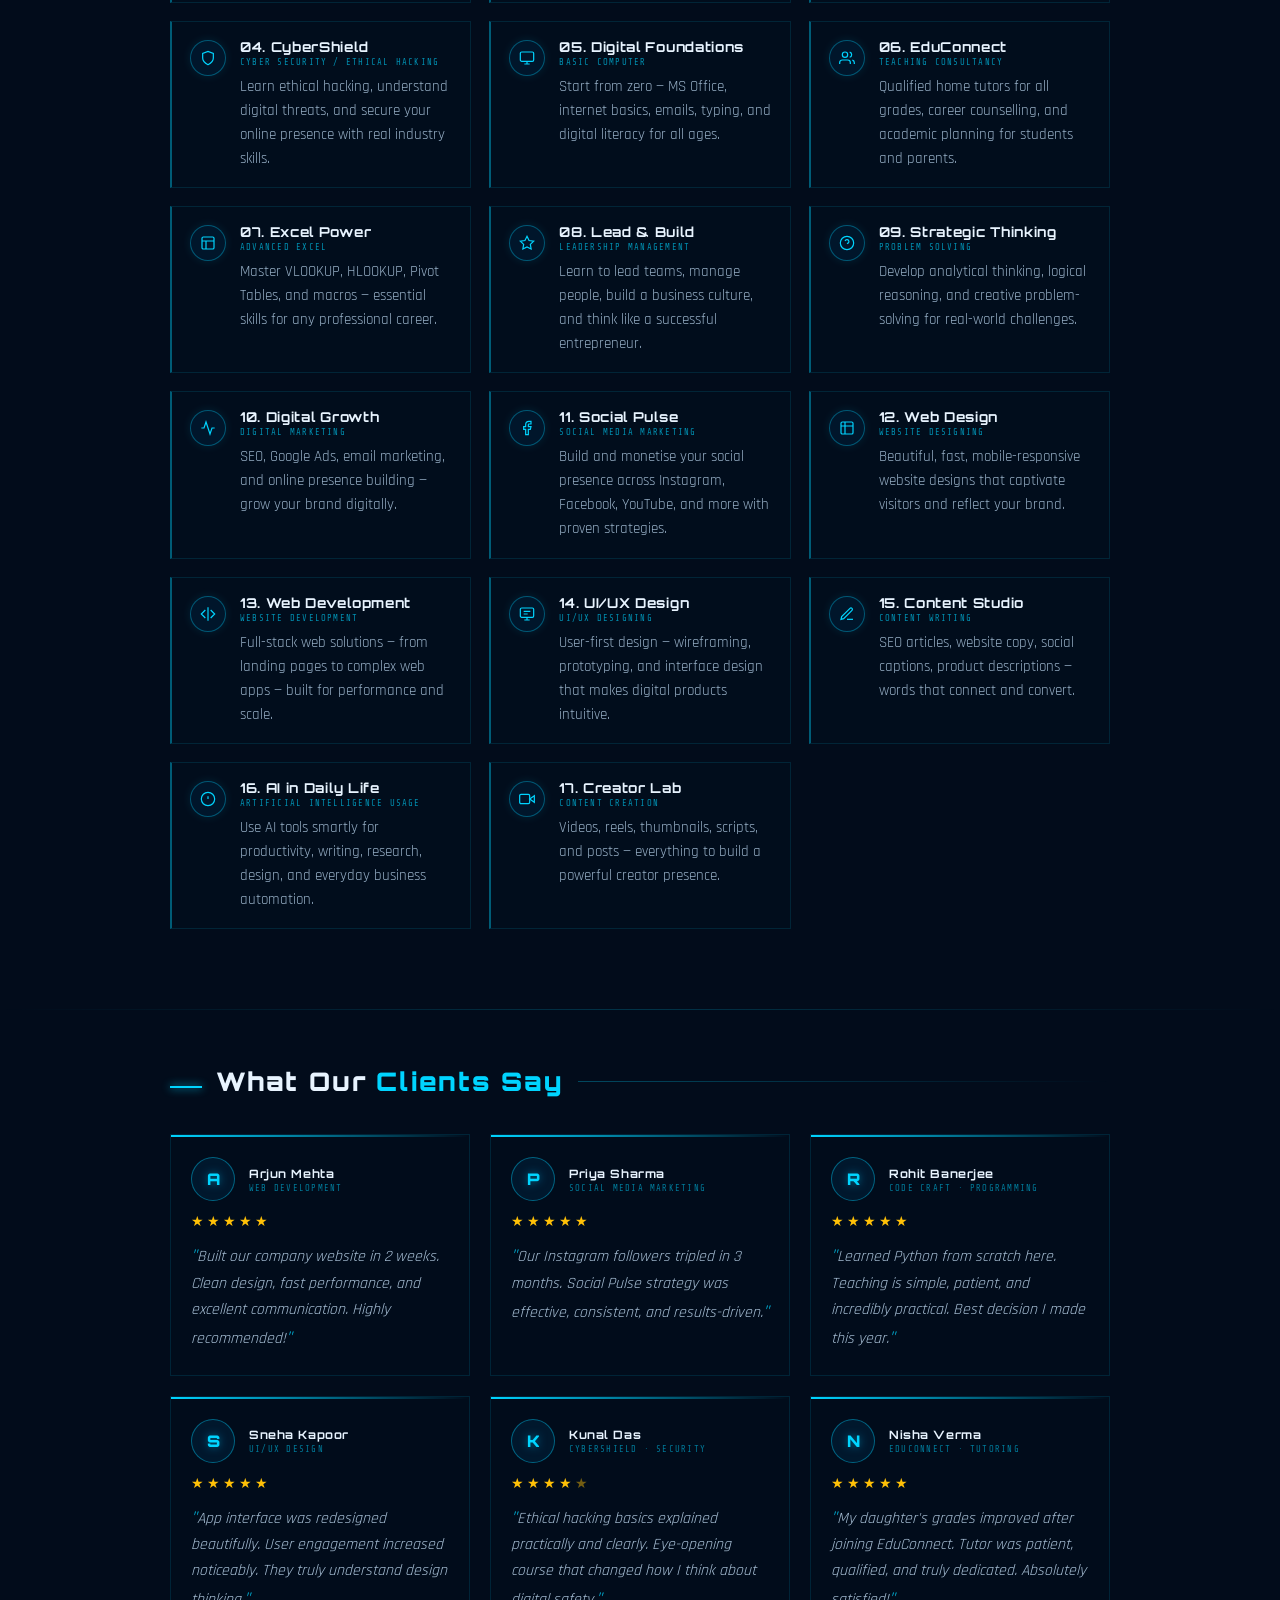
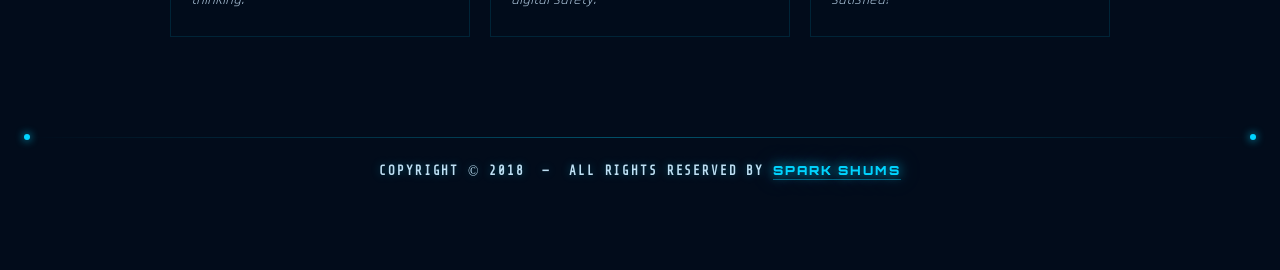
<file: about.html>
<!DOCTYPE html>
<html lang="en">
<head>
<meta charset="UTF-8">
<meta name="viewport" content="width=device-width, initial-scale=1.0, maximum-scale=5.0, user-scalable=yes">
<meta name="theme-color" content="#020c1b">
<title>About — Spark Shums</title>
<link href="https://fonts.googleapis.com/css2?family=Orbitron:wght@400;700;900&family=Rajdhani:wght@300;400;600&family=Share+Tech+Mono&display=swap" rel="stylesheet">
<link rel="stylesheet" href="style.css?v=4">
<style>
/* ── HERO ── */
.about-hero {
  min-height: auto;
  display: flex; flex-direction: column;
  align-items: center; justify-content: center;
  padding: 40px 24px 30px;
  position: relative; z-index: 10;
}
@media(min-width:600px){ .about-hero{ padding:50px 40px 30px; } }
@media(min-width:900px){ .about-hero{ padding:60px 80px 30px; } }

.company-logo-wrap {
  position: relative; margin-bottom: 36px;
  display: flex; align-items: center; justify-content: center;
}
.company-logo-wrap::before {
  content:''; position:absolute; width:160px; height:160px; border-radius:50%;
  border:1px solid rgba(0,212,255,0.2); animation:spinRing 12s linear infinite;
}
.company-logo-wrap::after {
  content:''; position:absolute; width:185px; height:185px; border-radius:50%;
  border:1px dashed rgba(0,212,255,0.1); animation:spinRing 20s linear infinite reverse;
}
@keyframes spinRing{ to{transform:rotate(360deg);} }
.company-logo {
  width:120px; height:120px; border-radius:50%;
  border:2px solid rgba(0,212,255,0.5);
  box-shadow:0 0 28px rgba(0,212,255,0.28),0 0 55px rgba(0,212,255,0.1);
  position:relative; z-index:2; overflow:hidden;
}
.company-logo img { width:100%; height:100%; object-fit:cover; border-radius:50%; }
.company-name {
  font-family:'Orbitron',monospace;
  font-size:clamp(2rem,8vw,3.8rem); font-weight:900;
  color:var(--white-cold); text-align:center; letter-spacing:0.07em;
  text-shadow:0 0 40px rgba(0,212,255,0.35); margin-bottom:14px;
}
.company-name span { color:var(--blue-glow); }
.company-est {
  font-family:'Share Tech Mono',monospace;
  font-size:clamp(0.82rem,2.5vw,1.05rem);
  color:rgba(0,212,255,0.92); letter-spacing:0.3em;
  text-align:center; margin-bottom:24px; display:inline-block;
  font-weight:700; text-shadow:0 0 10px rgba(0,212,255,0.5);
}
.company-est::before,.company-est::after { content:'//'; color:rgba(0,212,255,0.5); margin:0 12px; }
.company-tagline {
  font-family:'Rajdhani',sans-serif;
  font-size:clamp(1rem,3.5vw,1.25rem); font-weight:600;
  color:rgba(210,238,255,0.88); letter-spacing:0.22em;
  text-align:center; text-transform:uppercase;
  padding:18px 30px; position:relative; max-width:600px;
  text-shadow:0 0 14px rgba(0,212,255,0.25);
}
.company-tagline::before,.company-tagline::after {
  content:''; position:absolute; left:50%; transform:translateX(-50%);
  width:180px; height:1px;
  background:linear-gradient(90deg,transparent,rgba(0,212,255,0.3),transparent);
}
.company-tagline::before{ top:0; } .company-tagline::after{ bottom:0; }

/* ── SHARED WRAPPER ── */
.ab-wrap {
  width:100%; max-width:1100px; margin:0 auto;
  padding:40px 24px 20px;
  position:relative; z-index:10;
}
@media(min-width:600px){ .ab-wrap{ padding:45px 40px 20px; } }
@media(min-width:900px){ .ab-wrap{ padding:55px 80px 20px; } }

/* ── SECTION HEADING ── */
.ab-h-row {
  display:flex; align-items:flex-start; gap:14px; margin-bottom:36px;
}
.ab-h-row::before {
  content:''; display:block; width:32px; min-width:32px; height:2px;
  background:var(--blue-glow); box-shadow:0 0 8px var(--blue-glow);
  flex-shrink:0; margin-top:11px;
}
.ab-h-row::after{ display:none; }
@media(min-width:600px){
  .ab-h-row{ align-items:center; }
  .ab-h-row::after{ display:block; content:''; flex:1; height:1px;
    background:linear-gradient(90deg,rgba(0,212,255,0.3),transparent); }
}
.ab-h-row h2 {
  font-family:'Orbitron',monospace;
  font-size:clamp(1rem,3vw,1.6rem); font-weight:900;
  color:var(--white-cold); letter-spacing:0.07em;
  white-space:normal; line-height:1.3;
}
.ab-h-row h2 span{ color:var(--blue-glow); }

.sec-div {
  width:100%; height:1px; position:relative; z-index:10;
  background:linear-gradient(90deg,transparent,rgba(0,212,255,0.2),transparent);
}

/* ── ABOUT PARA ── */
.about-box {
  font-family:'Rajdhani',sans-serif;
  font-size:clamp(1rem,2.5vw,1.1rem);
  color:rgba(220,240,255,0.9); line-height:1.85;
  font-weight:400; letter-spacing:0.02em;
  padding:24px 26px;
  border:1px solid rgba(0,212,255,0.14);
  border-left:3px solid var(--blue-glow);
  background:rgba(0,15,30,0.4);
  position:relative;
}
.about-box::before {
  content:''; position:absolute; top:0; left:0; right:0; height:2px;
  background:linear-gradient(90deg,var(--blue-glow),transparent);
}
.hl { color:var(--blue-glow); font-weight:600; text-shadow:0 0 10px rgba(0,212,255,0.4); }

/* Stats */
.ab-stats {
  display:grid; grid-template-columns:repeat(2,1fr); gap:14px; margin-top:28px;
}
@media(min-width:500px){ .ab-stats{ grid-template-columns:repeat(4,1fr); } }
.ab-st {
  padding:16px 14px; text-align:center;
  border:1px solid rgba(0,212,255,0.12);
  border-top:2px solid rgba(0,212,255,0.45);
  background:rgba(0,20,40,0.35);
}
.ab-st strong {
  display:block; font-family:'Orbitron',monospace;
  font-size:clamp(1.2rem,3vw,1.6rem); font-weight:900;
  color:var(--blue-glow); text-shadow:0 0 12px rgba(0,212,255,0.6);
}
.ab-st span {
  font-family:'Share Tech Mono',monospace; font-size:0.58rem;
  color:rgba(0,212,255,0.55); letter-spacing:0.12em;
  text-transform:uppercase; margin-top:4px; display:block;
}

/* ── SERVICES ── */
.svc-grid {
  display:grid; grid-template-columns:1fr; gap:16px;
}
@media(min-width:500px){ .svc-grid{ grid-template-columns:1fr 1fr; } }
@media(min-width:900px){ .svc-grid{ grid-template-columns:1fr 1fr 1fr; gap:18px; } }

.svc-card {
  padding:16px 18px;
  border:1px solid rgba(0,212,255,0.12);
  border-left:2px solid rgba(0,212,255,0.4);
  background:rgba(0,15,30,0.4);
  display:flex; align-items:flex-start; gap:14px;
  transition:transform .3s,border-color .3s,background .3s,box-shadow .3s;
  cursor:default;
}
.svc-card:hover {
  border-left-color:var(--blue-glow);
  border-color:rgba(0,212,255,0.25);
  background:rgba(0,25,48,0.55);
  transform:translateX(4px);
  box-shadow:-3px 0 14px rgba(0,212,255,0.12);
}
.svc-icon {
  width:36px; height:36px; border-radius:50%;
  border:1.5px solid rgba(0,212,255,0.35);
  background:rgba(0,30,55,0.6);
  display:flex; align-items:center; justify-content:center;
  flex-shrink:0; margin-top:2px; box-shadow:0 0 10px rgba(0,212,255,0.12);
}
.svc-icon svg { width:16px; height:16px; stroke:var(--blue-glow); fill:none; stroke-width:1.8; }
.svc-text-wrap { display:flex; flex-direction:column; gap:2px; flex:1; min-width:0; }
.svc-name {
  font-family:'Orbitron',monospace;
  font-size:clamp(0.72rem,1.8vw,0.85rem); font-weight:700;
  color:var(--white-cold); letter-spacing:0.05em;
  white-space:nowrap; overflow:hidden; text-overflow:ellipsis;
}
.svc-orig {
  font-family:'Share Tech Mono',monospace;
  font-size:0.55rem; color:rgba(0,212,255,0.65);
  letter-spacing:0.14em; text-transform:uppercase; display:block;
}
.svc-desc {
  font-family:'Rajdhani',sans-serif;
  font-size:clamp(0.85rem,1.8vw,0.94rem);
  color:rgba(200,230,255,0.75); line-height:1.6;
  font-weight:400; margin-top:6px;
}

/* ── RATINGS ── */
.rat-grid {
  display:grid; grid-template-columns:1fr; gap:18px;
}
@media(min-width:600px){ .rat-grid{ grid-template-columns:1fr 1fr; } }
@media(min-width:900px){ .rat-grid{ grid-template-columns:1fr 1fr 1fr; gap:20px; } }

.rat-card {
  padding:22px 20px;
  border:1px solid rgba(0,212,255,0.12);
  background:rgba(0,15,30,0.45);
  position:relative;
  transition:transform .3s,box-shadow .3s;
}
.rat-card::before {
  content:''; position:absolute; top:0; left:0; right:0; height:2px;
  background:linear-gradient(90deg,var(--blue-glow),transparent);
}
.rat-card:hover { transform:translateY(-3px); box-shadow:0 8px 28px rgba(0,212,255,0.09); }
.rat-top { display:flex; align-items:center; gap:14px; margin-bottom:12px; }
.rat-av {
  width:44px; height:44px; border-radius:50%; flex-shrink:0;
  display:flex; align-items:center; justify-content:center;
  font-family:'Orbitron',monospace; font-size:1rem; font-weight:900;
  border:1.5px solid rgba(0,212,255,0.4);
  background:rgba(0,30,55,0.7);
  color:var(--blue-glow); text-shadow:0 0 8px rgba(0,212,255,0.5);
}
.rat-name {
  font-family:'Orbitron',monospace;
  font-size:0.72rem; font-weight:700;
  color:var(--white-cold); letter-spacing:0.05em; margin-bottom:2px;
}
.rat-svc {
  font-family:'Share Tech Mono',monospace;
  font-size:0.55rem; color:rgba(0,212,255,0.55);
  letter-spacing:0.14em; text-transform:uppercase;
}
.rat-stars { display:flex; gap:3px; margin-bottom:10px; }
.st { color:#ffc107; font-size:0.88rem; }
.st.h { opacity:0.45; }
.rat-txt {
  font-family:'Rajdhani',sans-serif;
  font-size:clamp(0.9rem,2vw,0.98rem);
  color:rgba(205,232,255,0.82); line-height:1.65;
  font-weight:400; font-style:italic;
}
.rat-txt::before{ content:'"'; color:var(--blue-glow); font-size:1.15em; }
.rat-txt::after { content:'"'; color:var(--blue-glow); font-size:1.15em; }

.data-readout {
  position:fixed; font-family:'Share Tech Mono',monospace; font-size:0.5rem;
  color:rgba(0,212,255,0.2); letter-spacing:0.1em; line-height:1.9;
  pointer-events:none; user-select:none; display:none;
}
@media(min-width:900px){
  .data-readout{ display:block; }
  .data-readout.left{ left:22px; top:50%; transform:translateY(-50%); }
  .data-readout.right{ right:22px; top:50%; transform:translateY(-50%); text-align:right; }
}
</style>
</head>
<body id="top">

<div class="cursor" id="cursor"></div>
<div class="cursor-ring" id="cursorRing"></div>
<div class="hud-corner hud-tl"></div><div class="hud-corner hud-tr"></div>
<div class="hud-corner hud-bl"></div><div class="hud-corner hud-br"></div>
<div class="techy-bg">
  <div class="scanline"></div><div class="scanline"></div><div class="scanline"></div>
</div>

<div id="loader">
  <canvas id="loaderCanvas" width="260" height="260"></canvas>
  <div class="loader-label">Loading About</div>
  <div class="loader-pct" id="loaderPct">0%</div>
</div>

<header>
  <a href="index.html" class="logo-mark">
    <img src="logo.png" alt="Spark Shums" style="width:44px;height:44px;border-radius:50%;object-fit:cover;border:1.5px solid rgba(0,212,255,0.5);box-shadow:0 0 12px rgba(0,212,255,0.4);">
  </a>
  <nav class="nav-desktop">
    <a href="index.html">Home</a><a href="about.html" class="active">About</a>
    <a href="ceo.html">CEO</a><a href="works.html">Works</a>
    <a href="achievements.html">Achievements</a><a href="contact.html">Contact</a>
  </nav>
  <button class="hamburger" aria-label="Menu"><span></span><span></span><span></span></button>
</header>
<nav class="nav-mobile">
  <a href="index.html">Home</a><a href="about.html" class="active">About</a>
  <a href="ceo.html">CEO</a><a href="works.html">Works</a>
  <a href="achievements.html">Achievements</a><a href="contact.html">Contact</a>
</nav>

<div class="data-readout left">SYS.CORE: ONLINE<br>PWR: 100%<br>SHIELD: ACTIVE<br>CONN: OK<br>LAT: 22.5726°N<br>LNG: 88.3639°E</div>
<div class="data-readout right">SECTOR: INDUSTRIAL<br>DOMAIN: MULTI<br>INTEGRITY: 100%<br>UPTIME: 7 YRS<br>RANGE: GLOBAL<br>STATUS: ACTIVE</div>

<div class="page-wrapper">

  <!-- ══ HERO ══ -->
  <section class="about-hero">
    <div class="hud-divider fade-up"></div>
    <div class="company-logo-wrap fade-up" style="transition-delay:.1s">
      <div class="company-logo">
        <img src="logo.png" alt="Spark Shums">
      </div>
    </div>
    <h1 class="company-name fade-up" style="transition-delay:.2s">Spark <span>Shums</span></h1>
    <div class="company-est fade-up" style="transition-delay:.3s">Established in 2018</div>
    <div class="company-tagline fade-up" style="transition-delay:.4s">With 7 Years of Diverse Industrial Experience</div>
  </section>

  <div class="sec-div"></div>

  <!-- ══ ABOUT COMPANY ══ -->
  <div class="ab-wrap">
    <div class="ab-h-row fade-up"><h2>About the <span>Company</span></h2></div>

    <div class="about-box fade-up" style="transition-delay:.1s">
      <span class="hl">Spark Shums</span> was established in <span class="hl">2018</span> with a single vision — to create a platform where technology meets education, creativity meets business, and every individual gets the tools they need to grow. Our motto is simple: <span class="hl">You need a Spark to become a Fire and make this world unstoppable.</span>
      <br><br>
      Over <span class="hl">7 years of diverse industrial experience</span>, we have served students, entrepreneurs, freelancers, and businesses across multiple sectors. From teaching programming to building websites, from designing brands to securing digital assets — we deliver <span class="hl">end-to-end digital and educational solutions</span> under one roof.
      <br><br>
      Our <span class="hl">client-first approach</span>, transparent communication, and passion for innovation have earned us trust across 5+ industries. Every project we take on is treated as our own — with dedication, precision, and results that exceed expectations. At Spark Shums, <span class="hl">your growth is our mission.</span>
    </div>

    <div class="ab-stats fade-up" style="transition-delay:.15s">
      <div class="ab-st"><strong>2018</strong><span>Established</span></div>
      <div class="ab-st"><strong>7+</strong><span>Years Active</span></div>
      <div class="ab-st"><strong>5+</strong><span>Industries</span></div>
      <div class="ab-st"><strong>17+</strong><span>Services</span></div>
    </div>
  </div>

  <div class="sec-div" style="margin-top:60px;"></div>

  <!-- ══ SERVICES ══ -->
  <div class="ab-wrap">
    <div class="ab-h-row fade-up"><h2>Our <span>Services</span></h2></div>
    <div class="svc-grid">

      <div class="svc-card fade-up" style="transition-delay:.04s">
        <div class="svc-icon"><svg viewBox="0 0 24 24"><polyline points="16 18 22 12 16 6"/><polyline points="8 6 2 12 8 18"/></svg></div>
        <div class="svc-text-wrap"><div class="svc-name">01. Code Craft</div><span class="svc-orig">Programming</span><p class="svc-desc">From school syllabus (C, C++, Java, Python) to advanced programming — we build coders from the ground up.</p></div>
      </div>

      <div class="svc-card fade-up" style="transition-delay:.07s">
        <div class="svc-icon"><svg viewBox="0 0 24 24"><rect x="2" y="7" width="20" height="14" rx="2"/><path d="M16 21V5a2 2 0 0 0-2-2h-4a2 2 0 0 0-2 2v16"/></svg></div>
        <div class="svc-text-wrap"><div class="svc-name">02. Freelance Mastery</div><span class="svc-orig">Freelancing</span><p class="svc-desc">Find clients, deliver projects, build a personal brand, and earn globally — from web dev to graphic design and beyond.</p></div>
      </div>

      <div class="svc-card fade-up" style="transition-delay:.10s">
        <div class="svc-icon"><svg viewBox="0 0 24 24"><circle cx="12" cy="12" r="10"/><path d="M12 8v4l3 3"/></svg></div>
        <div class="svc-text-wrap"><div class="svc-name">03. Visual Design Studio</div><span class="svc-orig">Graphic Designing</span><p class="svc-desc">Logos, brand identities, social media creatives, and print — designs that speak before words do.</p></div>
      </div>

      <div class="svc-card fade-up" style="transition-delay:.13s">
        <div class="svc-icon"><svg viewBox="0 0 24 24"><path d="M12 22s8-4 8-10V5l-8-3-8 3v7c0 6 8 10 8 10z"/></svg></div>
        <div class="svc-text-wrap"><div class="svc-name">04. CyberShield</div><span class="svc-orig">Cyber Security / Ethical Hacking</span><p class="svc-desc">Learn ethical hacking, understand digital threats, and secure your online presence with real industry skills.</p></div>
      </div>

      <div class="svc-card fade-up" style="transition-delay:.16s">
        <div class="svc-icon"><svg viewBox="0 0 24 24"><rect x="2" y="3" width="20" height="14" rx="2"/><path d="M8 21h8M12 17v4"/></svg></div>
        <div class="svc-text-wrap"><div class="svc-name">05. Digital Foundations</div><span class="svc-orig">Basic Computer</span><p class="svc-desc">Start from zero — MS Office, internet basics, emails, typing, and digital literacy for all ages.</p></div>
      </div>

      <div class="svc-card fade-up" style="transition-delay:.19s">
        <div class="svc-icon"><svg viewBox="0 0 24 24"><path d="M17 21v-2a4 4 0 0 0-4-4H5a4 4 0 0 0-4 4v2"/><circle cx="9" cy="7" r="4"/><path d="M23 21v-2a4 4 0 0 0-3-3.87"/><path d="M16 3.13a4 4 0 0 1 0 7.75"/></svg></div>
        <div class="svc-text-wrap"><div class="svc-name">06. EduConnect</div><span class="svc-orig">Teaching Consultancy</span><p class="svc-desc">Qualified home tutors for all grades, career counselling, and academic planning for students and parents.</p></div>
      </div>

      <div class="svc-card fade-up" style="transition-delay:.22s">
        <div class="svc-icon"><svg viewBox="0 0 24 24"><rect x="3" y="3" width="18" height="18" rx="2"/><path d="M3 9h18M9 21V9"/></svg></div>
        <div class="svc-text-wrap"><div class="svc-name">07. Excel Power</div><span class="svc-orig">Advanced Excel</span><p class="svc-desc">Master VLOOKUP, HLOOKUP, Pivot Tables, and macros — essential skills for any professional career.</p></div>
      </div>

      <div class="svc-card fade-up" style="transition-delay:.25s">
        <div class="svc-icon"><svg viewBox="0 0 24 24"><polygon points="12 2 15.09 8.26 22 9.27 17 14.14 18.18 21.02 12 17.77 5.82 21.02 7 14.14 2 9.27 8.91 8.26 12 2"/></svg></div>
        <div class="svc-text-wrap"><div class="svc-name">08. Lead &amp; Build</div><span class="svc-orig">Leadership Management</span><p class="svc-desc">Learn to lead teams, manage people, build a business culture, and think like a successful entrepreneur.</p></div>
      </div>

      <div class="svc-card fade-up" style="transition-delay:.28s">
        <div class="svc-icon"><svg viewBox="0 0 24 24"><circle cx="12" cy="12" r="10"/><path d="M9.09 9a3 3 0 0 1 5.83 1c0 2-3 3-3 3"/><line x1="12" y1="17" x2="12.01" y2="17"/></svg></div>
        <div class="svc-text-wrap"><div class="svc-name">09. Strategic Thinking</div><span class="svc-orig">Problem Solving</span><p class="svc-desc">Develop analytical thinking, logical reasoning, and creative problem-solving for real-world challenges.</p></div>
      </div>

      <div class="svc-card fade-up" style="transition-delay:.31s">
        <div class="svc-icon"><svg viewBox="0 0 24 24"><path d="M22 12h-4l-3 9L9 3l-3 9H2"/></svg></div>
        <div class="svc-text-wrap"><div class="svc-name">10. Digital Growth</div><span class="svc-orig">Digital Marketing</span><p class="svc-desc">SEO, Google Ads, email marketing, and online presence building — grow your brand digitally.</p></div>
      </div>

      <div class="svc-card fade-up" style="transition-delay:.34s">
        <div class="svc-icon"><svg viewBox="0 0 24 24"><path d="M18 2h-3a5 5 0 0 0-5 5v3H7v4h3v8h4v-8h3l1-4h-4V7a1 1 0 0 1 1-1h3z"/></svg></div>
        <div class="svc-text-wrap"><div class="svc-name">11. Social Pulse</div><span class="svc-orig">Social Media Marketing</span><p class="svc-desc">Build and monetise your social presence across Instagram, Facebook, YouTube, and more with proven strategies.</p></div>
      </div>

      <div class="svc-card fade-up" style="transition-delay:.37s">
        <div class="svc-icon"><svg viewBox="0 0 24 24"><rect x="3" y="3" width="18" height="18" rx="2"/><path d="M3 9h18M9 3v18"/></svg></div>
        <div class="svc-text-wrap"><div class="svc-name">12. Web Design</div><span class="svc-orig">Website Designing</span><p class="svc-desc">Beautiful, fast, mobile-responsive website designs that captivate visitors and reflect your brand.</p></div>
      </div>

      <div class="svc-card fade-up" style="transition-delay:.40s">
        <div class="svc-icon"><svg viewBox="0 0 24 24"><polyline points="16 18 22 12 16 6"/><polyline points="8 6 2 12 8 18"/><line x1="12" y1="2" x2="12" y2="22"/></svg></div>
        <div class="svc-text-wrap"><div class="svc-name">13. Web Development</div><span class="svc-orig">Website Development</span><p class="svc-desc">Full-stack web solutions — from landing pages to complex web apps — built for performance and scale.</p></div>
      </div>

      <div class="svc-card fade-up" style="transition-delay:.43s">
        <div class="svc-icon"><svg viewBox="0 0 24 24"><rect x="2" y="3" width="20" height="14" rx="2"/><path d="M8 21h8M12 17v4"/><path d="M7 8h10M7 12h6"/></svg></div>
        <div class="svc-text-wrap"><div class="svc-name">14. UI/UX Design</div><span class="svc-orig">UI/UX Designing</span><p class="svc-desc">User-first design — wireframing, prototyping, and interface design that makes digital products intuitive.</p></div>
      </div>

      <div class="svc-card fade-up" style="transition-delay:.46s">
        <div class="svc-icon"><svg viewBox="0 0 24 24"><path d="M12 20h9"/><path d="M16.5 3.5a2.121 2.121 0 0 1 3 3L7 19l-4 1 1-4L16.5 3.5z"/></svg></div>
        <div class="svc-text-wrap"><div class="svc-name">15. Content Studio</div><span class="svc-orig">Content Writing</span><p class="svc-desc">SEO articles, website copy, social captions, product descriptions — words that connect and convert.</p></div>
      </div>

      <div class="svc-card fade-up" style="transition-delay:.49s">
        <div class="svc-icon"><svg viewBox="0 0 24 24"><circle cx="12" cy="12" r="10"/><path d="M12 8v4M12 16h.01"/></svg></div>
        <div class="svc-text-wrap"><div class="svc-name">16. AI in Daily Life</div><span class="svc-orig">Artificial Intelligence Usage</span><p class="svc-desc">Use AI tools smartly for productivity, writing, research, design, and everyday business automation.</p></div>
      </div>

      <div class="svc-card fade-up" style="transition-delay:.52s">
        <div class="svc-icon"><svg viewBox="0 0 24 24"><polygon points="23 7 16 12 23 17 23 7"/><rect x="1" y="5" width="15" height="14" rx="2"/></svg></div>
        <div class="svc-text-wrap"><div class="svc-name">17. Creator Lab</div><span class="svc-orig">Content Creation</span><p class="svc-desc">Videos, reels, thumbnails, scripts, and posts — everything to build a powerful creator presence.</p></div>
      </div>

    </div>

  </div>

  <div class="sec-div" style="margin-top:60px;"></div>

  <!-- ══ RATINGS ══ -->
  <div class="ab-wrap" style="padding-bottom:60px;">
    <div class="ab-h-row fade-up"><h2>What Our <span>Clients Say</span></h2></div>
    <div class="rat-grid">

      <!-- Male 1 -->
      <div class="rat-card fade-up" style="transition-delay:.05s">
        <div class="rat-top">
          <div class="rat-av">A</div>
          <div><div class="rat-name">Arjun Mehta</div><div class="rat-svc">Web Development</div></div>
        </div>
        <div class="rat-stars"><span class="st">★</span><span class="st">★</span><span class="st">★</span><span class="st">★</span><span class="st">★</span></div>
        <p class="rat-txt">Built our company website in 2 weeks. Clean design, fast performance, and excellent communication. Highly recommended!</p>
      </div>

      <!-- Female 1 -->
      <div class="rat-card fade-up" style="transition-delay:.10s">
        <div class="rat-top">
          <div class="rat-av">P</div>
          <div><div class="rat-name">Priya Sharma</div><div class="rat-svc">Social Media Marketing</div></div>
        </div>
        <div class="rat-stars"><span class="st">★</span><span class="st">★</span><span class="st">★</span><span class="st">★</span><span class="st">★</span></div>
        <p class="rat-txt">Our Instagram followers tripled in 3 months. Social Pulse strategy was effective, consistent, and results-driven.</p>
      </div>

      <!-- Male 2 -->
      <div class="rat-card fade-up" style="transition-delay:.15s">
        <div class="rat-top">
          <div class="rat-av">R</div>
          <div><div class="rat-name">Rohit Banerjee</div><div class="rat-svc">Code Craft · Programming</div></div>
        </div>
        <div class="rat-stars"><span class="st">★</span><span class="st">★</span><span class="st">★</span><span class="st">★</span><span class="st">★</span></div>
        <p class="rat-txt">Learned Python from scratch here. Teaching is simple, patient, and incredibly practical. Best decision I made this year.</p>
      </div>

      <!-- Female 2 -->
      <div class="rat-card fade-up" style="transition-delay:.20s">
        <div class="rat-top">
          <div class="rat-av">S</div>
          <div><div class="rat-name">Sneha Kapoor</div><div class="rat-svc">UI/UX Design</div></div>
        </div>
        <div class="rat-stars"><span class="st">★</span><span class="st">★</span><span class="st">★</span><span class="st">★</span><span class="st">★</span></div>
        <p class="rat-txt">App interface was redesigned beautifully. User engagement increased noticeably. They truly understand design thinking.</p>
      </div>

      <!-- Male 3 -->
      <div class="rat-card fade-up" style="transition-delay:.25s">
        <div class="rat-top">
          <div class="rat-av">K</div>
          <div><div class="rat-name">Kunal Das</div><div class="rat-svc">CyberShield · Security</div></div>
        </div>
        <div class="rat-stars"><span class="st">★</span><span class="st">★</span><span class="st">★</span><span class="st">★</span><span class="st h">★</span></div>
        <p class="rat-txt">Ethical hacking basics explained practically and clearly. Eye-opening course that changed how I think about digital safety.</p>
      </div>

      <!-- Female 3 -->
      <div class="rat-card fade-up" style="transition-delay:.30s">
        <div class="rat-top">
          <div class="rat-av">N</div>
          <div><div class="rat-name">Nisha Verma</div><div class="rat-svc">EduConnect · Tutoring</div></div>
        </div>
        <div class="rat-stars"><span class="st">★</span><span class="st">★</span><span class="st">★</span><span class="st">★</span><span class="st">★</span></div>
        <p class="rat-txt">My daughter's grades improved after joining EduConnect. Tutor was patient, qualified, and truly dedicated. Absolutely satisfied!</p>
      </div>

    </div>
  </div>

</div><!-- end page-wrapper -->

<footer id="site-footer" style="padding-bottom:90px;">
  <div class="footer-line"></div>
  <div class="footer-inner" style="display:flex;align-items:center;justify-content:center;width:100%;padding:0 24px;box-sizing:border-box;">
    <p class="footer-copy" style="text-align:center;width:100%;">
      Copyright <span class="copy-sym">&copy;</span> 2018 &nbsp;&mdash;&nbsp; All Rights Reserved by
      <a href="index.html#top" class="footer-brand">Spark Shums</a>
    </p>
  </div>
</footer>


<button id="smartArrow" aria-label="Scroll">
  <svg viewBox="0 0 24 24"><polyline points="6 9 12 15 18 9"/></svg>
  <span class="arrow-label">Scroll</span>
</button>
<script src="shared.js"></script>
</body>
</html>
</file>
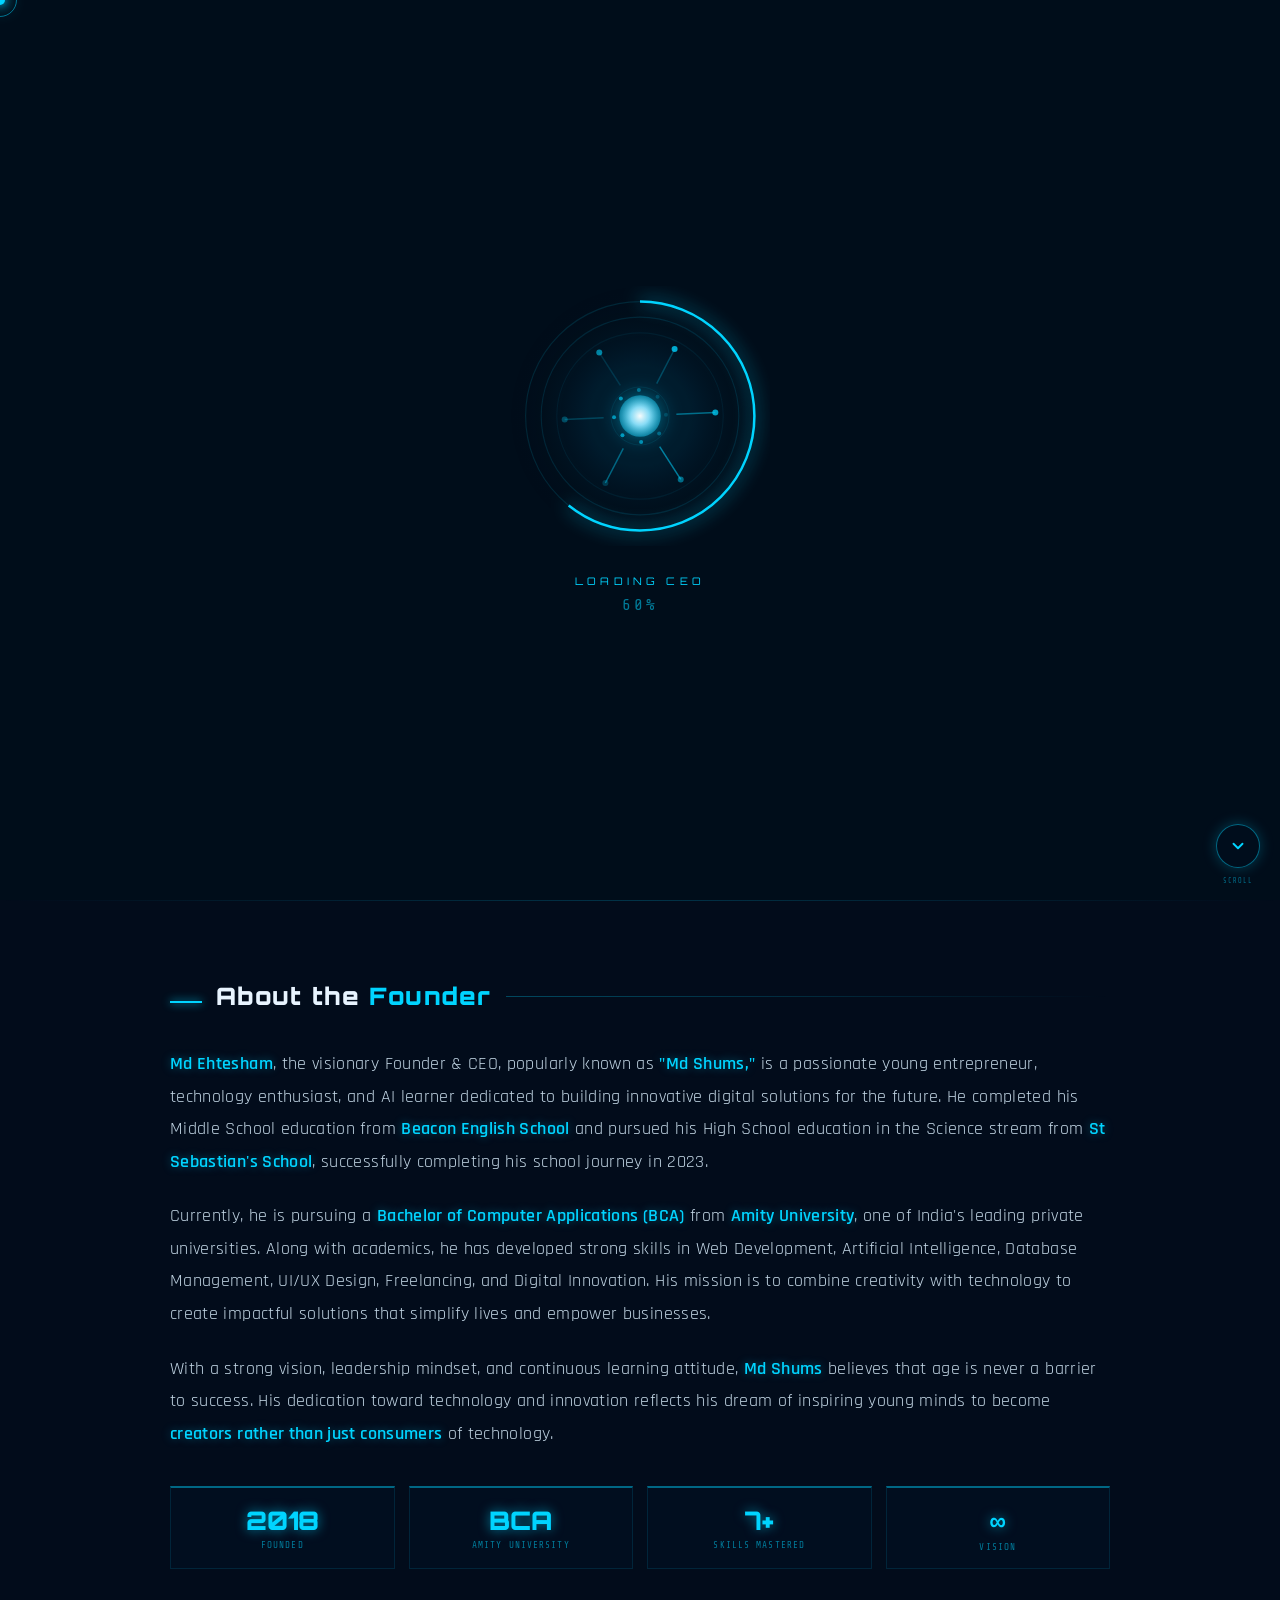
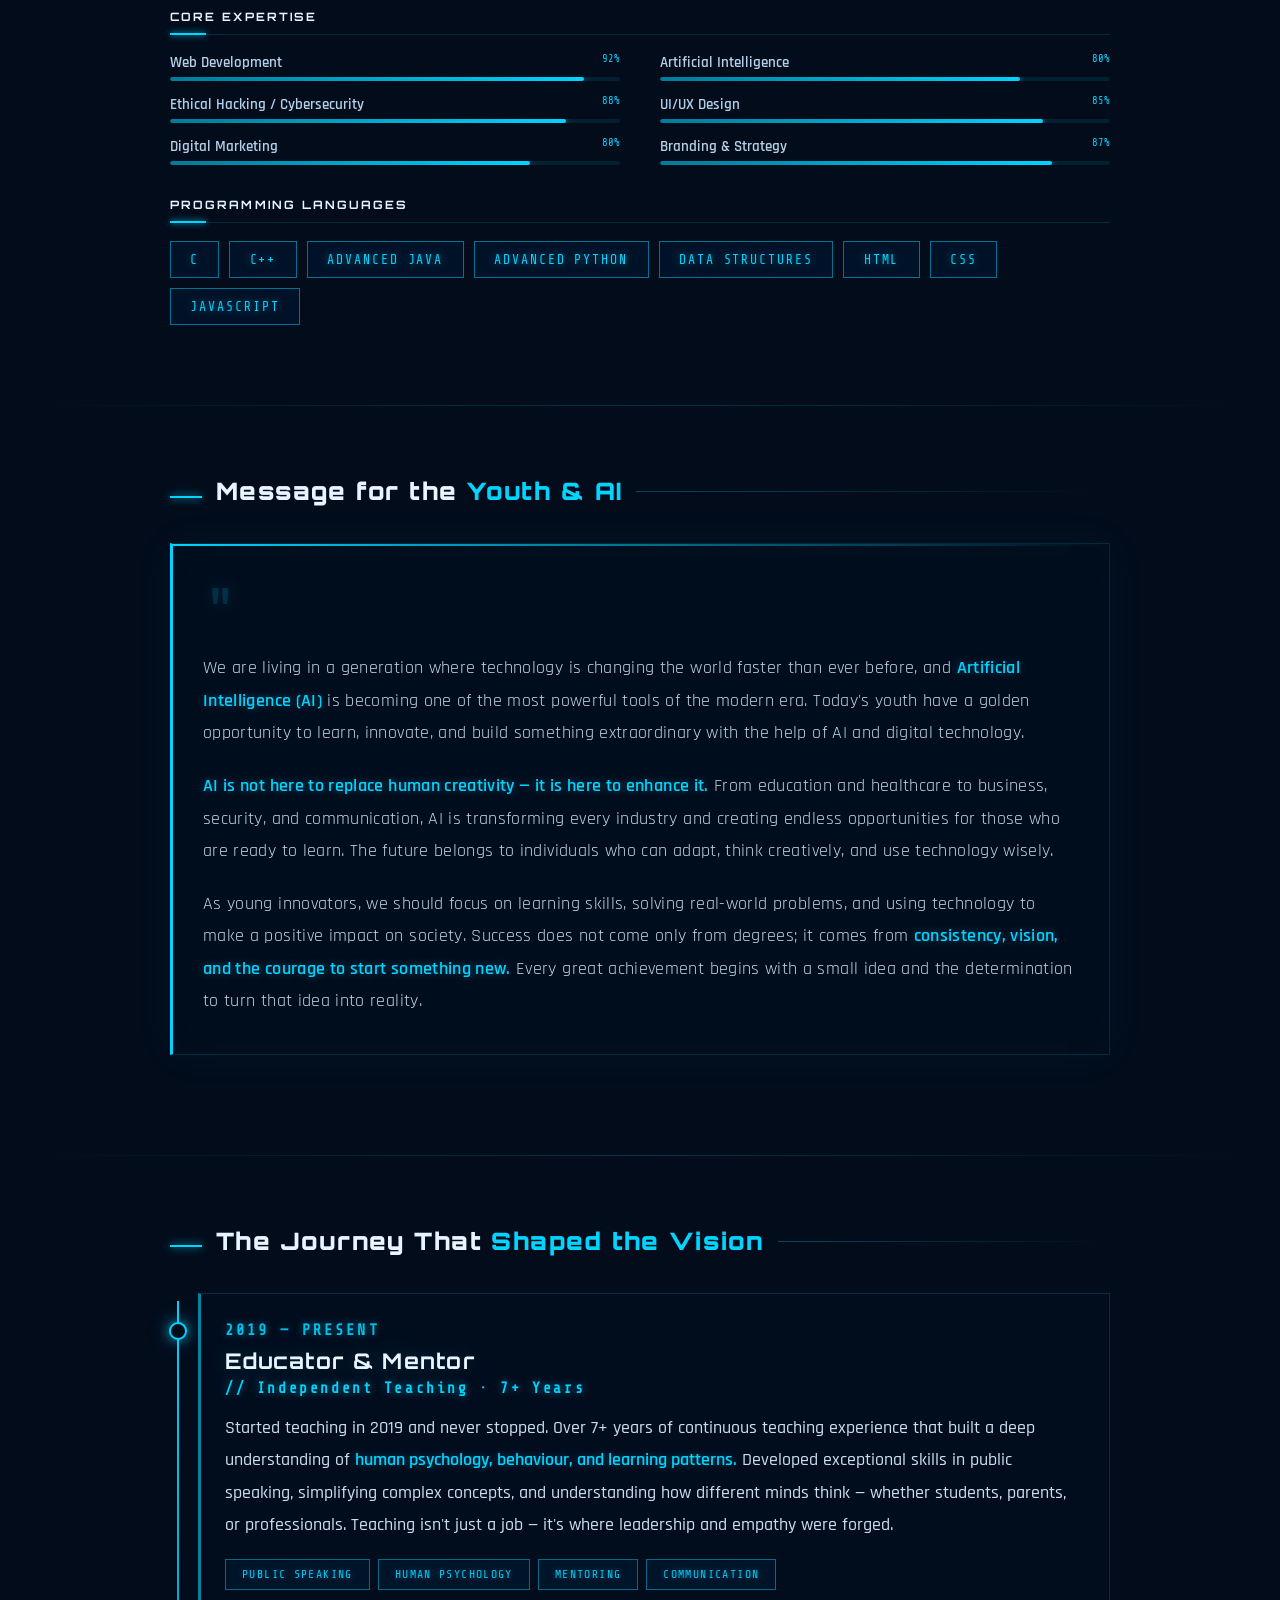
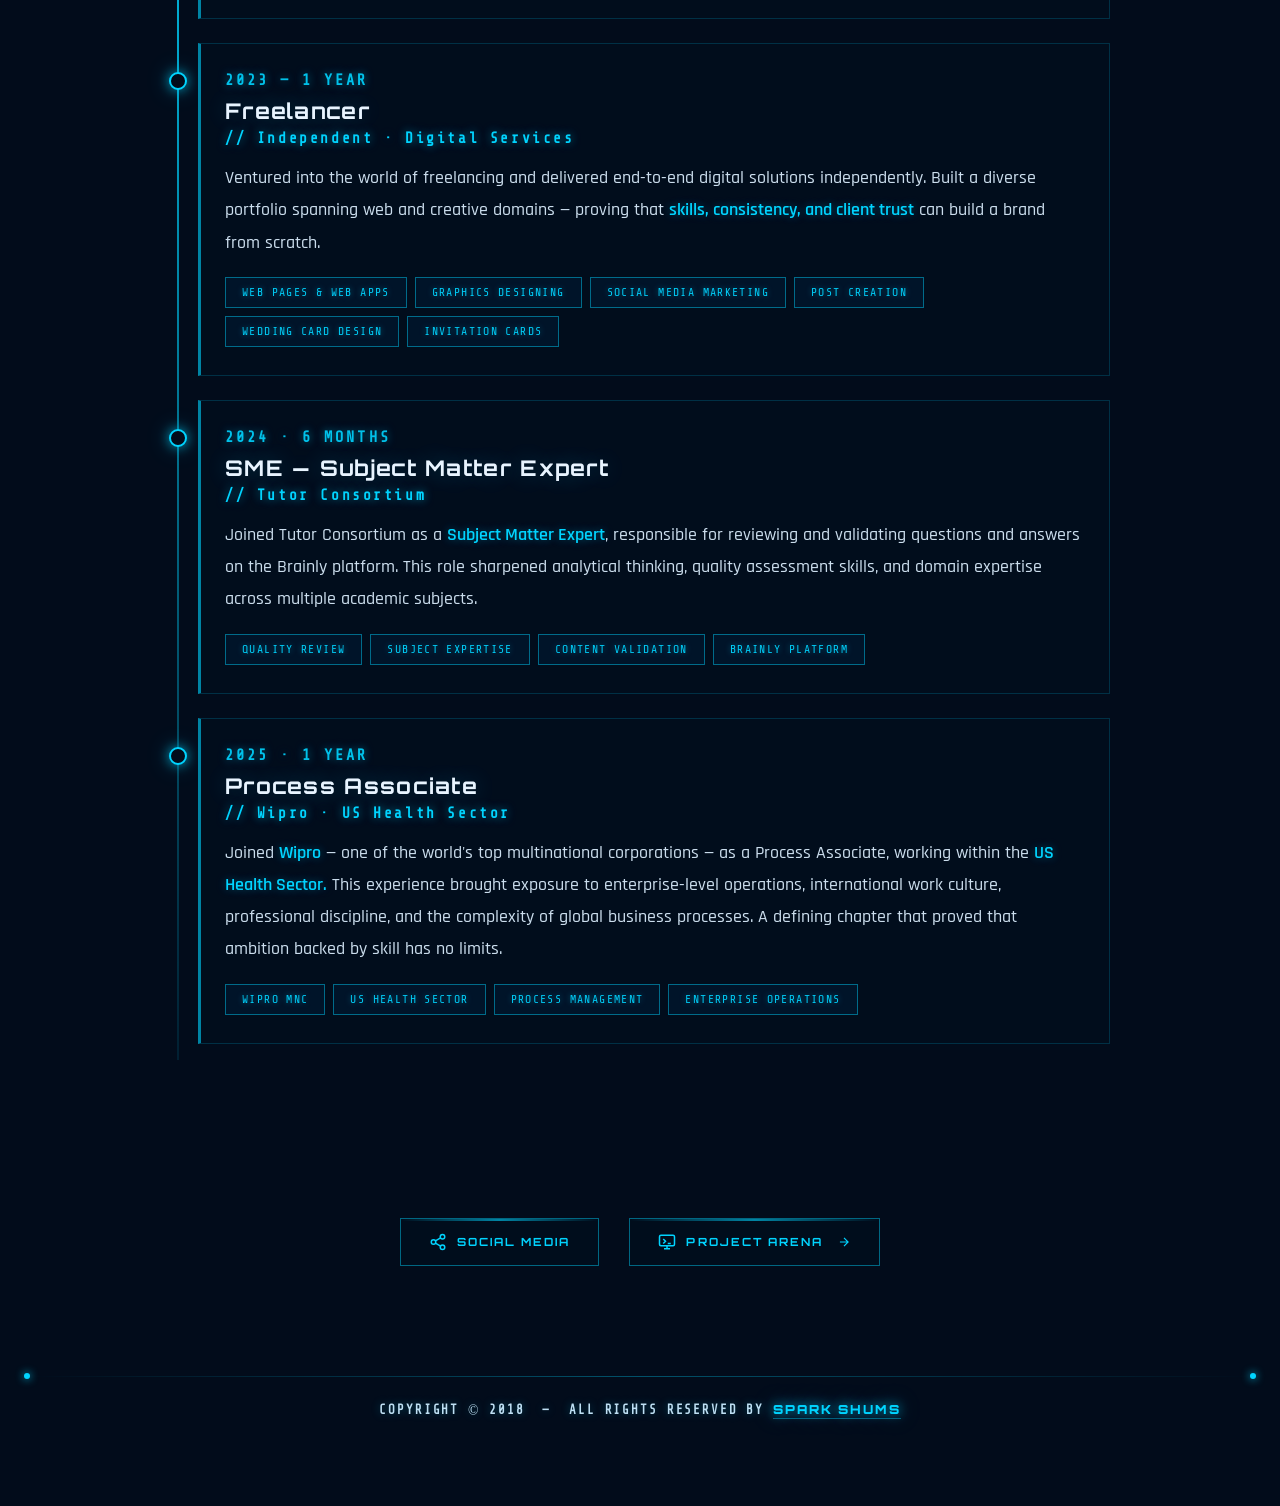
<file: ceo.html>
<!DOCTYPE html>
<html lang="en">
<head>
<meta charset="UTF-8">
<meta name="viewport" content="width=device-width, initial-scale=1.0, maximum-scale=5.0, user-scalable=yes">
<meta name="theme-color" content="#020c1b">
<title>CEO — Spark Shums</title>
<link href="https://fonts.googleapis.com/css2?family=Orbitron:wght@400;700;900&family=Rajdhani:wght@300;400;600&family=Share+Tech+Mono&family=Dancing+Script:wght@700&display=swap" rel="stylesheet">
<link rel="stylesheet" href="style.css?v=4">
<style>

/* ===== CEO HERO SECTION ===== */
#ceo-hero {
  position: relative;
  z-index: 10;
  min-height: calc(100vh - var(--nav-h));
  display: flex;
  flex-direction: column;
  align-items: center;
  justify-content: center;
  padding: 60px 24px 80px;
  gap: 50px;
  width: 100%;
  max-width: 1100px;
  margin: 0 auto;
  box-sizing: border-box;
}
@media(min-width:820px){
  #ceo-hero {
    flex-direction: row;
    align-items: flex-start;
    padding: 80px 8% 80px 8%;
    padding: 80px 8% 80px 10%;
    gap: 0;
  }
}

/* ── Mobile reorder: heading first, photo second, bio+sig third ── */
.ceo-text {
  flex: 1;
  display: flex;
  flex-direction: column;
  align-items: flex-start;
  text-align: left;
  width: 100%;
  max-width: 560px;
  padding: 0 4px;
}
@media(min-width:820px){
  .ceo-text {
    align-items: flex-start;
    text-align: left;
    padding-right: 50px;
  }
}
/* Bio — order 2 on mobile (before photo) */
.ceo-bio-only {
  order: 2;
  width: 100%;
}
/* Signature — order 4 on mobile (after photo), centered */
.ceo-sig-only {
  order: 4;
  width: 100%;
  display: flex;
  justify-content: center;
}
@media(min-width:820px){
  .ceo-bio-only { order: unset; }
  .ceo-sig-only { order: unset; justify-content: flex-start; }
}
/* Photo wrap — order 3 on mobile */
.ceo-photo-wrap {
  order: 3;
  flex-shrink: 0;
  display: flex;
  align-items: center;
  justify-content: center;
  position: relative;
  width: 100%;
  max-width: 100%;
  margin: 0 auto;
  padding: 0 24px;
  box-sizing: border-box;
}
/* On desktop — restore normal side-by-side */
@media(min-width:820px){
  .ceo-text { order: unset; flex-direction: column; padding-right: 50px; }
  .ceo-bio-sig { order: unset; }
  .ceo-photo-wrap { order: unset; width: auto; }
}

/* ===== ACTION BUTTONS ===== */
.ceo-action-wrap {
  position: relative;
  z-index: 10;
  display: flex;
  flex-direction: column;
  align-items: center;
  gap: 20px;
  padding: 50px 24px 60px;
  width: 100%;
  box-sizing: border-box;
  text-align: center;
}
@media(min-width:600px){
  .ceo-action-wrap { flex-direction: row; justify-content: center; gap: 30px; padding: 50px 40px 70px; }
}

.action-btn {
  display: inline-flex;
  align-items: center;
  gap: 10px;
  font-family: 'Orbitron', monospace;
  font-size: 0.7rem;
  font-weight: 700;
  letter-spacing: 0.18em;
  text-transform: uppercase;
  text-decoration: none;
  color: var(--blue-glow);
  border: 1.5px solid rgba(0,212,255,0.45);
  padding: 14px 28px;
  background: rgba(0,15,30,0.6);
  cursor: pointer;
  position: relative;
  transition: background 0.3s, box-shadow 0.3s, border-color 0.3s;
  backdrop-filter: blur(6px);
  -webkit-backdrop-filter: blur(6px);
  white-space: nowrap;
}
.action-btn::before {
  content:''; position:absolute;
  top:0; left:0; right:0; height:2px;
  background: linear-gradient(90deg, transparent, var(--blue-glow), transparent);
  opacity: 0.6;
}
.action-btn svg { width:18px; height:18px; stroke:var(--blue-glow); flex-shrink:0; }
.action-btn:hover {
  background: rgba(0,30,55,0.8);
  box-shadow: 0 0 24px rgba(0,212,255,0.2), 0 0 48px rgba(0,212,255,0.08);
  border-color: var(--blue-glow);
}
.action-btn.active {
  background: rgba(0,40,70,0.9);
  box-shadow: 0 0 28px rgba(0,212,255,0.25);
  border-color: var(--blue-glow);
}
.btn-arrow { width:14px!important; height:14px!important; margin-left:4px; }

/* Social group wrapper */
.action-btn-group {
  position: relative;
  display: flex;
  flex-direction: column;
  align-items: center;
}

/* Fan container */
.social-fan {
  position: absolute;
  bottom: calc(100% + 14px);
  left: 50%;
  transform: translateX(-50%);
  display: flex;
  align-items: center;
  gap: 10px;
  pointer-events: none;
  opacity: 0;
  transition: opacity 0.3s ease;
}
.social-fan.open {
  opacity: 1;
  pointer-events: auto;
}

/* Individual social icons */
.sfan-item {
  width: 44px; height: 44px;
  border-radius: 50%;
  display: flex; align-items:center; justify-content:center;
  text-decoration: none;
  border: 1.5px solid rgba(255,255,255,0.2);
  transition: transform 0.3s cubic-bezier(0.34,1.56,0.64,1), box-shadow 0.3s;
  transform: translateY(20px) scale(0.5);
  position: relative;
}
.social-fan.open .sfan-item { transform: translateY(0) scale(1); }
.sfan-item svg { width:20px; height:20px; }

/* Tooltip on hover */
.sfan-item::after {
  content: attr(data-label);
  position: absolute;
  bottom: calc(100% + 6px);
  left: 50%; transform: translateX(-50%);
  font-family: 'Share Tech Mono', monospace;
  font-size: 0.5rem;
  letter-spacing: 0.1em;
  color: var(--white-cold);
  background: rgba(0,10,24,0.9);
  border: 1px solid rgba(0,212,255,0.2);
  padding: 3px 8px;
  white-space: nowrap;
  opacity: 0;
  pointer-events: none;
  transition: opacity 0.2s;
}
.sfan-item:hover::after { opacity: 1; }

/* Staggered open animation */
.social-fan.open .sfan-item:nth-child(1){ transition-delay:0.00s; }
.social-fan.open .sfan-item:nth-child(2){ transition-delay:0.05s; }
.social-fan.open .sfan-item:nth-child(3){ transition-delay:0.10s; }
.social-fan.open .sfan-item:nth-child(4){ transition-delay:0.15s; }
.social-fan.open .sfan-item:nth-child(5){ transition-delay:0.20s; }

/* Brand colours */
.sfan-wa  { background:#25D366; color:#fff; border-color:#25D366; }
.sfan-wa:hover  { box-shadow:0 0 16px rgba(37,211,102,0.6); transform:scale(1.15)!important; }
.sfan-ig  { background:radial-gradient(circle at 30% 107%,#fdf497 0%,#fdf497 5%,#fd5949 45%,#d6249f 60%,#285AEB 90%); color:#fff; border:none; }
.sfan-ig:hover  { box-shadow:0 0 16px rgba(214,36,159,0.5); transform:scale(1.15)!important; }
.sfan-fb  { background:#1877F2; color:#fff; border-color:#1877F2; }
.sfan-fb:hover  { box-shadow:0 0 16px rgba(24,119,242,0.6); transform:scale(1.15)!important; }
.sfan-yt  { background:#FF0000; color:#fff; border-color:#FF0000; }
.sfan-yt:hover  { box-shadow:0 0 16px rgba(255,0,0,0.5); transform:scale(1.15)!important; }
.sfan-tw  { background:#000; color:#fff; border-color:#444; }
.sfan-tw:hover  { box-shadow:0 0 16px rgba(255,255,255,0.2); transform:scale(1.15)!important; }


.ceo-tag {
  font-family: 'Share Tech Mono', monospace;
  font-size: 0.62rem;
  color: var(--blue-glow);
  letter-spacing: 0.38em;
  margin-bottom: 18px;
  opacity: 0.8;
  display: flex;
  align-items: center;
  justify-content: flex-start;
  gap: 10px;
  width: 100%;
}
.ceo-tag::before {
  content:''; display:inline-block;
  width:28px; height:1px;
  background:var(--blue-glow); box-shadow:0 0 5px var(--blue-glow); flex-shrink:0;
}

.ceo-welcome {
  font-family: 'Orbitron', monospace;
  font-size: clamp(1.8rem, 7vw, 3.8rem);
  font-weight: 900;
  line-height: 1.05;
  color: var(--white-cold);
  text-shadow: 0 0 40px rgba(0,212,255,0.2);
  margin-bottom: 18px;
}
.ceo-welcome .acc { color: var(--blue-glow); text-shadow: var(--text-glow); display:block; }

.ceo-name-title {
  font-family: 'Orbitron', monospace;
  font-size: clamp(0.9rem, 2.5vw, 1.1rem);
  font-weight: 700;
  color: var(--blue-glow);
  letter-spacing: 0.2em;
  text-transform: uppercase;
  margin-bottom: 20px;
  opacity: 0.85;
  width: 100%;
}

.ceo-bio-short {
  font-family: 'Rajdhani', sans-serif;
  font-size: clamp(0.95rem, 2.5vw, 1.08rem);
  color: rgba(220,240,255,0.85);
  line-height: 1.78;
  font-weight: 400;
  margin-bottom: 32px;
  max-width: 480px;
  width: 100%;
}

/* Signature */
.ceo-signature-block {
  display: flex;
  flex-direction: column;
  align-items: center;
  gap: 2px;
  padding: 16px 20px;
  border-left: 2px solid rgba(0,212,255,0.35);
  background: rgba(0,20,40,0.3);
  max-width: 340px;
  width: 100%;
  box-sizing: border-box;
  text-align: center;
}
@media(min-width:820px){
  .ceo-signature-block {
    align-items: flex-start;
    text-align: left;
    width: auto;
  }
}
.ceo-sig {
  font-family: 'Dancing Script', cursive;
  font-size: clamp(1.6rem, 5vw, 2.2rem);
  font-weight: 700;
  color: var(--blue-glow);
  text-shadow: 0 0 18px rgba(0,212,255,0.6), 0 0 36px rgba(0,212,255,0.3);
  letter-spacing: 0.02em;
  line-height: 1.2;
}
.ceo-sig-dash {
  font-family: 'Share Tech Mono', monospace;
  font-size: 0.65rem;
  color: rgba(0,212,255,0.55);
  letter-spacing: 0.25em;
  text-transform: uppercase;
  margin-top: 6px;
}

/* ── Right photo side ── */
.ceo-photo-wrap {
  flex-shrink: 0;
  display: flex;
  align-items: center;
  justify-content: center;
  position: relative;
}

.ceo-photo-frame {
  position: relative;
  width: clamp(220px, 30vw, 290px);
}

/* Outer rotating ring */
.ceo-photo-frame::before {
  content:'';
  position: absolute;
  inset: -18px;
  border-radius: 12px;
  border: 1px solid rgba(0,212,255,0.2);
  animation: spinRingCEO 14s linear infinite;
}
.ceo-photo-frame::after {
  content:'';
  position: absolute;
  inset: -30px;
  border-radius: 14px;
  border: 1px dashed rgba(0,212,255,0.1);
  animation: spinRingCEO 22s linear infinite reverse;
}
@keyframes spinRingCEO { to { transform: rotate(360deg); } }

.ceo-photo {
  width: 100%;
  max-height: 460px;
  object-fit: cover;
  object-position: center top;
  display: block;
  border-radius: 8px;
  border: 2px solid rgba(0,212,255,0.4);
  box-shadow:
    0 0 30px rgba(0,212,255,0.2),
    0 0 60px rgba(0,212,255,0.08),
    0 0 0 1px rgba(0,212,255,0.1);
  position: relative;
  z-index: 2;
  filter: brightness(1.02) contrast(1.02);
}

/* HUD corner accents on photo */
.photo-hud { position: absolute; width:28px; height:28px; z-index:3; }
.photo-hud::before,.photo-hud::after { content:''; position:absolute; background:var(--blue-glow); opacity:0.7; }
.photo-hud::before { width:2px; height:14px; }
.photo-hud::after  { width:14px; height:2px; }
.ph-tl { top:-2px; left:-2px; }
.ph-tl::before,.ph-tl::after { top:0;left:0; }
.ph-tr { top:-2px; right:-2px; transform:scaleX(-1); }
.ph-tr::before,.ph-tr::after { top:0;left:0; }
.ph-bl { bottom:-2px; left:-2px; transform:scaleY(-1); }
.ph-bl::before,.ph-bl::after { top:0;left:0; }
.ph-br { bottom:-2px; right:-2px; transform:scale(-1); }
.ph-br::before,.ph-br::after { top:0;left:0; }

/* Role badge */
.ceo-badge {
  position: absolute;
  bottom: -20px;
  left: 50%;
  transform: translateX(-50%);
  background: rgba(0,10,24,0.92);
  border: 1px solid rgba(0,212,255,0.35);
  padding: 8px 22px;
  z-index: 4;
  white-space: nowrap;
  box-shadow: 0 0 20px rgba(0,212,255,0.15);
}
.ceo-badge::before {
  content:'';
  position:absolute; top:0; left:0; right:0; height:2px;
  background: linear-gradient(90deg, transparent, var(--blue-glow), transparent);
}
.ceo-badge-name {
  font-family:'Orbitron',monospace;
  font-size:0.75rem; font-weight:900;
  color:var(--white-cold); letter-spacing:0.1em;
  display:block; text-align:center;
}
.ceo-badge-role {
  font-family:'Share Tech Mono',monospace;
  font-size:0.55rem; color:var(--blue-glow);
  letter-spacing:0.25em; text-transform:uppercase;
  display:block; text-align:center; margin-top:2px;
}

/* ===== ABOUT SECTION ===== */
#ceo-about {
  position: relative;
  z-index: 10;
  max-width: 1100px;
  margin: 0 auto;
  padding: 80px 24px;
}
@media(min-width:600px){ #ceo-about{ padding:80px 40px; } }
@media(min-width:900px){ #ceo-about{ padding:80px 80px; } }

.section-heading-row {
  display: flex;
  align-items: flex-start;
  gap: 14px;
  margin-bottom: 36px;
  overflow: visible;
}
.section-heading-row::before {
  content:''; display:block; width:32px; min-width:32px; height:2px;
  background:var(--blue-glow); box-shadow:0 0 8px var(--blue-glow);
  flex-shrink:0; margin-top:10px;
}
.section-heading-row::after {
  display:none;
}
@media(min-width:700px){
  .section-heading-row { align-items:center; }
  .section-heading-row::after {
    display:block; content:''; flex:1; height:1px;
    background:linear-gradient(90deg,rgba(0,212,255,0.3),transparent);
  }
}
.section-heading-row h2 {
  font-family:'Orbitron',monospace;
  font-size:clamp(0.85rem,3vw,1.5rem);
  font-weight:900; color:var(--white-cold);
  letter-spacing:0.06em;
  white-space:normal;
  word-break:break-word;
  line-height:1.3;
}
.section-heading-row h2 span { color:var(--blue-glow); }

.about-text {
  font-family:'Rajdhani',sans-serif;
  font-size:clamp(1rem,2.5vw,1.1rem);
  color:rgba(220,240,255,0.88);
  line-height:1.85; font-weight:400;
  display:flex; flex-direction:column; gap:22px;
}
.about-text p { letter-spacing:0.02em; }

/* Stats strip */
.ceo-stats-strip {
  display:grid;
  grid-template-columns: repeat(2,1fr);
  gap:14px;
  margin-top:36px;
}
@media(min-width:500px){ .ceo-stats-strip{ grid-template-columns:repeat(4,1fr); } }

.css-stat {
  padding:16px 14px;
  border:1px solid rgba(0,212,255,0.12);
  border-top:2px solid rgba(0,212,255,0.45);
  background:rgba(0,20,40,0.35);
  text-align:center;
}
.css-stat strong {
  display:block;
  font-family:'Orbitron',monospace;
  font-size:clamp(1.2rem,3vw,1.6rem);
  font-weight:900; color:var(--blue-glow);
  text-shadow:0 0 12px rgba(0,212,255,0.6);
}
.css-stat span {
  font-family:'Share Tech Mono',monospace;
  font-size:0.58rem; color:rgba(0,212,255,0.55);
  letter-spacing:0.12em; text-transform:uppercase;
  margin-top:4px; display:block;
}

/* Skills */
.ceo-skills-wrap {
  margin-top:40px;
}
.skills-title {
  font-family:'Orbitron',monospace;
  font-size:0.72rem; font-weight:700;
  color:var(--white-cold); letter-spacing:0.18em;
  text-transform:uppercase; margin-bottom:18px;
  padding-bottom:10px;
  border-bottom:1px solid rgba(0,212,255,0.15);
  position:relative;
}
.skills-title::after {
  content:''; position:absolute; bottom:-1px; left:0;
  width:36px; height:2px;
  background:var(--blue-glow); box-shadow:0 0 6px var(--blue-glow);
}
.skills-grid {
  display:grid;
  grid-template-columns:1fr;
  gap:14px;
}
@media(min-width:600px){ .skills-grid{ grid-template-columns:1fr 1fr; gap:14px 40px; } }

.skill-item {}
.skill-top {
  display:flex; justify-content:space-between; margin-bottom:5px;
}
.skill-name {
  font-family:'Rajdhani',sans-serif;
  font-size:0.92rem; font-weight:600;
  color:rgba(200,230,255,0.9);
}
.skill-pct {
  font-family:'Share Tech Mono',monospace;
  font-size:0.65rem; color:var(--blue-glow);
}
.skill-track {
  height:4px; background:rgba(0,212,255,0.1);
  border-radius:2px; overflow:hidden;
}
.skill-fill {
  height:100%;
  background:linear-gradient(90deg,rgba(0,212,255,0.5),var(--blue-glow));
  box-shadow:0 0 8px rgba(0,212,255,0.5);
  border-radius:2px; width:0%;
  transition:width 1.3s cubic-bezier(0.4,0,0.2,1);
}

/* Section divider */
.sec-divider {
  width:100%; height:1px;
  background:linear-gradient(90deg,transparent,rgba(0,212,255,0.2),transparent);
  position:relative; z-index:10;
}

/* ===== MESSAGE SECTION ===== */
#ceo-message {
  position:relative; z-index:10;
  max-width:1100px; margin:0 auto;
  padding:0 24px 80px;
}
@media(min-width:600px){ #ceo-message{ padding:0 40px 80px; } }
@media(min-width:900px){ #ceo-message{ padding:0 80px 100px; } }

.message-box {
  background: rgba(0,15,30,0.6);
  border: 1px solid rgba(0,212,255,0.15);
  border-left: 3px solid var(--blue-glow);
  padding: 36px 30px;
  position: relative;
  box-shadow: 0 0 40px rgba(0,212,255,0.05), inset 0 0 30px rgba(0,212,255,0.02);
}
.message-box::before {
  content:'';
  position:absolute; top:0; left:0; right:0; height:2px;
  background:linear-gradient(90deg,var(--blue-glow),transparent);
}
.message-quote {
  font-family:'Share Tech Mono',monospace;
  font-size:clamp(2rem,8vw,4rem);
  color:rgba(0,212,255,0.15);
  line-height:1; margin-bottom:8px;
  text-shadow:0 0 20px rgba(0,212,255,0.2);
}
.message-text {
  font-family:'Rajdhani',sans-serif;
  font-size:clamp(1rem,2.5vw,1.1rem);
  color:rgba(220,240,255,0.88);
  line-height:1.85; font-weight:400;
  display:flex; flex-direction:column; gap:20px;
}
.message-text p { letter-spacing:0.02em; }

/* Language tags */
.lang-tags {
  display: flex;
  flex-wrap: wrap;
  gap: 10px;
  margin-top: 4px;
}
.lang-tag {
  font-family: 'Share Tech Mono', monospace;
  font-size: clamp(0.65rem, 1.3vw, 0.82rem);
  color: var(--blue-glow);
  border: 1px solid rgba(0,212,255,0.5);
  background: rgba(0,25,50,0.55);
  padding: clamp(7px,1vw,10px) clamp(14px,1.5vw,20px);
  letter-spacing: 0.15em;
  text-transform: uppercase;
  transition: background 0.2s, box-shadow 0.2s;
  text-shadow: 0 0 8px rgba(0,212,255,0.5);
}
.lang-tag:hover {
  background: rgba(0,40,70,0.7);
  box-shadow: 0 0 12px rgba(0,212,255,0.2);
}

/* ===== WORK EXPERIENCE TIMELINE ===== */
#ceo-experience {
  position: relative; z-index: 10;
  max-width: 1100px; margin: 0 auto;
  padding: 0 24px 80px;
}
@media(min-width:600px){ #ceo-experience{ padding: 0 40px 80px; } }
@media(min-width:900px){ #ceo-experience{ padding: 0 80px 100px; } }

.exp-timeline {
  position: relative;
  padding-left: 28px;
  display: flex;
  flex-direction: column;
  gap: 0;
}
/* Vertical line */
.exp-timeline::before {
  content: '';
  position: absolute;
  left: 7px; top: 8px; bottom: 8px;
  width: 2px;
  background: linear-gradient(180deg, var(--blue-glow), rgba(0,212,255,0.1));
}

.exp-card {
  position: relative;
  padding: 28px 28px 28px 24px;
  margin-bottom: 24px;
  border: 1px solid rgba(0,212,255,0.18);
  border-left: 3px solid rgba(0,212,255,0.6);
  background: rgba(0,15,30,0.5);
  transition: border-color 0.3s, background 0.3s, transform 0.3s;
}
.exp-card:hover {
  border-left-color: var(--blue-glow);
  border-color: rgba(0,212,255,0.2);
  background: rgba(0,25,45,0.55);
  transform: translateX(4px);
  box-shadow: -3px 0 14px rgba(0,212,255,0.12);
}

/* Timeline dot */
.exp-dot {
  position: absolute;
  left: -32px; top: 28px;
  width: 18px; height: 18px;
  border-radius: 50%;
  border: 2px solid var(--blue-glow);
  background: var(--blue-deep);
  box-shadow: 0 0 12px rgba(0,212,255,0.7), 0 0 24px rgba(0,212,255,0.3);
  z-index: 2;
  transition: background 0.3s ease, box-shadow 0.3s ease;
}
.exp-card:hover .exp-dot {
  background: var(--blue-glow);
  box-shadow: 0 0 16px rgba(0,212,255,0.8), 0 0 32px rgba(0,212,255,0.4);
}

/* Touch devices have no real hover — keep every dot permanently filled */
@media (hover: none) {
  .exp-dot {
    background: var(--blue-glow);
    box-shadow: 0 0 16px rgba(0,212,255,0.8), 0 0 32px rgba(0,212,255,0.4);
  }
}

.exp-year {
  font-family: 'Share Tech Mono', monospace;
  font-size: clamp(0.72rem, 1.5vw, 0.95rem);
  color: rgba(0,212,255,0.9);
  letter-spacing: 0.2em;
  text-transform: uppercase;
  margin-bottom: 8px;
  font-weight: 700;
  text-shadow: 0 0 8px rgba(0,212,255,0.5);
}

.exp-role {
  font-family: 'Orbitron', monospace;
  font-size: clamp(1.05rem, 2.5vw, 1.35rem);
  font-weight: 700;
  color: var(--white-cold);
  letter-spacing: 0.06em;
  margin-bottom: 6px;
  text-shadow: 0 0 24px rgba(0,212,255,0.3);
}

.exp-company {
  font-family: 'Share Tech Mono', monospace;
  font-size: clamp(0.72rem, 1.5vw, 0.9rem);
  color: var(--blue-glow);
  letter-spacing: 0.18em;
  margin-bottom: 16px;
  text-shadow: 0 0 10px rgba(0,212,255,0.6);
  font-weight: 700;
}

.exp-desc {
  font-family: 'Rajdhani', sans-serif;
  font-size: clamp(1rem, 2vw, 1.12rem);
  color: rgba(220,240,255,0.92);
  line-height: 1.8;
  font-weight: 500;
  margin-bottom: 18px;
}

.exp-tags {
  display: flex;
  flex-wrap: wrap;
  gap: 8px;
}
.exp-tags span {
  font-family: 'Share Tech Mono', monospace;
  font-size: clamp(0.58rem, 1.2vw, 0.72rem);
  color: rgba(0,212,255,0.95);
  border: 1px solid rgba(0,212,255,0.45);
  background: rgba(0,25,50,0.6);
  padding: clamp(5px,1vw,8px) clamp(10px,1.5vw,16px);
  letter-spacing: 0.12em;
  text-transform: uppercase;
  text-shadow: 0 0 6px rgba(0,212,255,0.4);
}

.message-highlight {
  color:var(--blue-glow);
  font-weight:600;
  text-shadow:0 0 10px rgba(0,212,255,0.4);
}


/* Fix centering - all sections full width, content centered inside */
.page-wrapper {
  width: 100%;
  overflow-x: hidden;
}
#ceo-hero {
  margin-left: auto !important;
  margin-right: auto !important;
}
#ceo-about, #ceo-message, #ceo-experience {
  width: 100%;
  overflow-x: hidden;
}
</style>
</head>
<body id="top">

<div class="cursor" id="cursor"></div>
<div class="cursor-ring" id="cursorRing"></div>
<div class="hud-corner hud-tl"></div><div class="hud-corner hud-tr"></div>
<div class="hud-corner hud-bl"></div><div class="hud-corner hud-br"></div>
<div class="techy-bg">
  <div class="scanline"></div><div class="scanline"></div><div class="scanline"></div>
</div>

<!-- Loader -->
<div id="loader">
  <canvas id="loaderCanvas" width="260" height="260"></canvas>
  <div class="loader-label">Loading CEO</div>
  <div class="loader-pct" id="loaderPct">0%</div>
</div>

<!-- Header -->
<header>
  <a href="index.html" class="logo-mark">
    <img src="logo.png" alt="Spark Shums" style="width:44px;height:44px;border-radius:50%;object-fit:cover;border:1.5px solid rgba(0,212,255,0.5);box-shadow:0 0 12px rgba(0,212,255,0.4);">
  </a>
  <nav class="nav-desktop">
    <a href="index.html">Home</a>
    <a href="about.html">About</a>
    <a href="ceo.html" class="active">CEO</a>
    <a href="works.html">Works</a>
    <a href="achievements.html">Achievements</a>
    <a href="contact.html">Contact</a>
  </nav>
  <button class="hamburger" id="hamBtn"><span></span><span></span><span></span></button>
</header>
<nav class="nav-mobile" id="navM">
  <a href="index.html">Home</a>
  <a href="about.html">About</a>
  <a href="ceo.html" class="active">CEO</a>
  <a href="works.html">Works</a>
  <a href="achievements.html">Achievements</a>
  <a href="contact.html">Contact</a>
</nav>

<div class="page-wrapper">

  <!-- ===== HERO ===== -->
  <section id="ceo-hero">

    <!-- MOBILE: heading + name show first (order 1) -->
    <div class="ceo-text fade-up">
      <div class="ceo-tag">FOUNDER & CEO — SPARK SHUMS</div>
      <h1 class="ceo-welcome">
        Welcome<br>
        <span class="acc">Our CEO</span>
      </h1>
      <div class="ceo-name-title"><span style="white-space:nowrap;">Md Ehtesham</span> &nbsp;·&nbsp; <span style="white-space:nowrap;">"Md Shums"</span></div>

      <!-- Bio shown BEFORE photo on mobile (order 2) -->
      <div class="ceo-bio-only">
        <p class="ceo-bio-short">
          A passionate young entrepreneur, technology enthusiast, and AI learner
          dedicated to building innovative digital solutions for the future.
          Founder of Spark Shums since 2018 — combining creativity with
          technology to create impactful solutions that simplify lives and
          empower businesses.
        </p>
      </div>
      <!-- Signature shown AFTER photo on mobile (order 4) -->
      <div class="ceo-sig-only">
        <div class="ceo-signature-block fade-up" style="transition-delay:0.2s">
          <span class="ceo-sig">— Md Ehtesham</span>
          <span class="ceo-sig-dash">// CEO &amp; Founder, Spark Shums</span>
        </div>
      </div>
    </div>

    <!-- Photo (order 2 on mobile — between heading and bio) -->
    <div class="ceo-photo-wrap fade-up" style="transition-delay:0.25s">
      <div class="ceo-photo-frame">
        <div class="photo-hud ph-tl"></div>
        <div class="photo-hud ph-tr"></div>
        <div class="photo-hud ph-bl"></div>
        <div class="photo-hud ph-br"></div>
        <img src="ceo_photo.png" alt="Md Ehtesham — CEO Spark Shums" class="ceo-photo">
        <div class="ceo-badge">
          <span class="ceo-badge-name">Md Ehtesham</span>
          <span class="ceo-badge-role">Founder &amp; CEO</span>
        </div>
      </div>
    </div>

  </section>

  <!-- Section divider -->
  <div class="sec-divider"></div>

  <!-- ===== ABOUT THE FOUNDER ===== -->
  <section id="ceo-about">

    <div class="section-heading-row fade-up">
      <h2>About the <span>Founder</span></h2>
    </div>

    <div class="about-text fade-up" style="transition-delay:0.1s">
      <p>
        <span class="message-highlight">Md Ehtesham</span>, the visionary Founder &amp; CEO, popularly known as
        <span class="message-highlight">"Md Shums,"</span> is a passionate young entrepreneur, technology
        enthusiast, and AI learner dedicated to building innovative digital solutions for the future.
        He completed his Middle School education from <span class="message-highlight">Beacon English School</span>
        and pursued his High School education in the Science stream from
        <span class="message-highlight">St Sebastian's School</span>, successfully completing his school journey in 2023.
      </p>
      <p>
        Currently, he is pursuing a <span class="message-highlight">Bachelor of Computer Applications (BCA)</span>
        from <span class="message-highlight">Amity University</span>, one of India's leading private universities.
        Along with academics, he has developed strong skills in Web Development, Artificial Intelligence,
        Database Management, UI/UX Design, Freelancing, and Digital Innovation. His mission is to combine
        creativity with technology to create impactful solutions that simplify lives and empower businesses.
      </p>
      <p>
        With a strong vision, leadership mindset, and continuous learning attitude,
        <span class="message-highlight">Md Shums</span> believes that age is never a barrier to success.
        His dedication toward technology and innovation reflects his dream of inspiring young minds to
        become <span class="message-highlight">creators rather than just consumers</span> of technology.
      </p>
    </div>

    <!-- Stats -->
    <div class="ceo-stats-strip fade-up" style="transition-delay:0.15s">
      <div class="css-stat"><strong>2018</strong><span>Founded</span></div>
      <div class="css-stat"><strong>BCA</strong><span>Amity University</span></div>
      <div class="css-stat"><strong>7+</strong><span>Skills Mastered</span></div>
      <div class="css-stat"><strong>∞</strong><span>Vision</span></div>
    </div>

    <!-- Skills -->
    <div class="ceo-skills-wrap fade-up" style="transition-delay:0.2s">
      <div class="skills-title">Core Expertise</div>
      <div class="skills-grid">
        <div class="skill-item">
          <div class="skill-top"><span class="skill-name">Web Development</span><span class="skill-pct">92%</span></div>
          <div class="skill-track"><div class="skill-fill" data-w="92"></div></div>
        </div>
        <div class="skill-item">
          <div class="skill-top"><span class="skill-name">Artificial Intelligence</span><span class="skill-pct">80%</span></div>
          <div class="skill-track"><div class="skill-fill" data-w="80"></div></div>
        </div>
        <div class="skill-item">
          <div class="skill-top"><span class="skill-name">Ethical Hacking / Cybersecurity</span><span class="skill-pct">88%</span></div>
          <div class="skill-track"><div class="skill-fill" data-w="88"></div></div>
        </div>
        <div class="skill-item">
          <div class="skill-top"><span class="skill-name">UI/UX Design</span><span class="skill-pct">85%</span></div>
          <div class="skill-track"><div class="skill-fill" data-w="85"></div></div>
        </div>
        <div class="skill-item">
          <div class="skill-top"><span class="skill-name">Digital Marketing</span><span class="skill-pct">80%</span></div>
          <div class="skill-track"><div class="skill-fill" data-w="80"></div></div>
        </div>
        <div class="skill-item">
          <div class="skill-top"><span class="skill-name">Branding &amp; Strategy</span><span class="skill-pct">87%</span></div>
          <div class="skill-track"><div class="skill-fill" data-w="87"></div></div>
        </div>
      </div>

      <!-- Computer Languages sub-section -->
      <div class="skills-title" style="margin-top:32px;">Programming Languages</div>
      <div class="lang-tags">
        <span class="lang-tag">C</span>
        <span class="lang-tag">C++</span>
        <span class="lang-tag">Advanced Java</span>
        <span class="lang-tag">Advanced Python</span>
        <span class="lang-tag">Data Structures</span>
        <span class="lang-tag">HTML</span>
        <span class="lang-tag">CSS</span>
        <span class="lang-tag">JavaScript</span>
      </div>
    </div>

  </section>

  <!-- Section divider -->
  <div class="sec-divider"></div>

  <!-- ===== MESSAGE SECTION ===== -->
  <section id="ceo-message" style="padding-top:70px;">

    <div class="section-heading-row fade-up">
      <h2>Message for the <span>Youth &amp; AI</span></h2>
    </div>

    <div class="message-box fade-up" style="transition-delay:0.1s">
      <div class="message-quote">"</div>
      <div class="message-text">
        <p>
          We are living in a generation where technology is changing the world faster than ever before, and
          <span class="message-highlight">Artificial Intelligence (AI)</span> is becoming one of the most powerful
          tools of the modern era. Today's youth have a golden opportunity to learn, innovate, and build something
          extraordinary with the help of AI and digital technology.
        </p>
        <p>
          <span class="message-highlight">AI is not here to replace human creativity — it is here to enhance it.</span>
          From education and healthcare to business, security, and communication, AI is transforming every industry
          and creating endless opportunities for those who are ready to learn.
          The future belongs to individuals who can adapt, think creatively, and use technology wisely.
        </p>
        <p>
          As young innovators, we should focus on learning skills, solving real-world problems, and using technology
          to make a positive impact on society. Success does not come only from degrees; it comes from
          <span class="message-highlight">consistency, vision, and the courage to start something new.</span>
          Every great achievement begins with a small idea and the determination to turn that idea into reality.
        </p>
      </div>
    </div>

  </section>

  <!-- Section divider -->
  <div class="sec-divider"></div>

  <!-- ===== WORK EXPERIENCE ===== -->
  <section id="ceo-experience" style="padding-top:70px;">
    <div class="section-heading-row fade-up">
      <h2>The Journey That <span>Shaped the Vision</span></h2>
    </div>

    <div class="exp-timeline">

      <!-- Job 1 -->
      <div class="exp-card fade-up" style="transition-delay:0.05s">
        <div class="exp-dot"></div>
        <div class="exp-year">2019 — Present</div>
        <div class="exp-role">Educator &amp; Mentor</div>
        <div class="exp-company">// Independent Teaching · 7+ Years</div>
        <p class="exp-desc">
          Started teaching in 2019 and never stopped. Over 7+ years of continuous teaching experience
          that built a deep understanding of <span class="message-highlight">human psychology, behaviour, and learning patterns.</span>
          Developed exceptional skills in public speaking, simplifying complex concepts, and understanding
          how different minds think — whether students, parents, or professionals.
          Teaching isn't just a job — it's where leadership and empathy were forged.
        </p>
        <div class="exp-tags">
          <span>Public Speaking</span><span>Human Psychology</span>
          <span>Mentoring</span><span>Communication</span>
        </div>
      </div>

      <!-- Job 2 -->
      <div class="exp-card fade-up" style="transition-delay:0.1s">
        <div class="exp-dot"></div>
        <div class="exp-year">2023 — 1 Year</div>
        <div class="exp-role">Freelancer</div>
        <div class="exp-company">// Independent · Digital Services</div>
        <p class="exp-desc">
          Ventured into the world of freelancing and delivered end-to-end digital solutions independently.
          Built a diverse portfolio spanning web and creative domains — proving that
          <span class="message-highlight">skills, consistency, and client trust</span> can build a brand from scratch.
        </p>
        <div class="exp-tags">
          <span>Web Pages &amp; Web Apps</span><span>Graphics Designing</span>
          <span>Social Media Marketing</span><span>Post Creation</span>
          <span>Wedding Card Design</span><span>Invitation Cards</span>
        </div>
      </div>

      <!-- Job 3 -->
      <div class="exp-card fade-up" style="transition-delay:0.15s">
        <div class="exp-dot"></div>
        <div class="exp-year">2024 · 6 Months</div>
        <div class="exp-role">SME — Subject Matter Expert</div>
        <div class="exp-company">// Tutor Consortium</div>
        <p class="exp-desc">
          Joined Tutor Consortium as a <span class="message-highlight">Subject Matter Expert</span>,
          responsible for reviewing and validating questions and answers on the Brainly platform.
          This role sharpened analytical thinking, quality assessment skills, and domain expertise
          across multiple academic subjects.
        </p>
        <div class="exp-tags">
          <span>Quality Review</span><span>Subject Expertise</span>
          <span>Content Validation</span><span>Brainly Platform</span>
        </div>
      </div>

      <!-- Job 4 -->
      <div class="exp-card fade-up" style="transition-delay:0.2s">
        <div class="exp-dot"></div>
        <div class="exp-year">2025 · 1 Year</div>
        <div class="exp-role">Process Associate</div>
        <div class="exp-company">// Wipro · US Health Sector</div>
        <p class="exp-desc">
          Joined <span class="message-highlight">Wipro</span> — one of the world's top multinational corporations —
          as a Process Associate, working within the <span class="message-highlight">US Health Sector.</span>
          This experience brought exposure to enterprise-level operations, international work culture,
          professional discipline, and the complexity of global business processes.
          A defining chapter that proved that ambition backed by skill has no limits.
        </p>
        <div class="exp-tags">
          <span>Wipro MNC</span><span>US Health Sector</span>
          <span>Process Management</span><span>Enterprise Operations</span>
        </div>
      </div>

    </div>
  </section>

</div>

<!-- ===== SOCIAL & PROJECT BUTTONS ===== -->
<div class="ceo-action-wrap">

  <!-- Social Media Button -->
  <div class="action-btn-group" id="socialGroup">
    <button class="action-btn social-btn" id="socialToggle" aria-label="Social Media">
      <svg viewBox="0 0 24 24" fill="none" stroke="currentColor" stroke-width="2"><circle cx="18" cy="5" r="3"/><circle cx="6" cy="12" r="3"/><circle cx="18" cy="19" r="3"/><line x1="8.59" y1="13.51" x2="15.42" y2="17.49"/><line x1="15.41" y1="6.51" x2="8.59" y2="10.49"/></svg>
      <span>Social Media</span>
    </button>
    <!-- Fan-out social icons -->
    <div class="social-fan" id="socialFan">
      <a href="https://wa.me/917439645023" class="sfan-item sfan-wa" target="_blank" data-label="WhatsApp" title="WhatsApp">
        <svg viewBox="0 0 175.216 175.552" xmlns="http://www.w3.org/2000/svg" fill="currentColor">
          <path d="M87.184 0C39.032 0 0 39.035 0 87.188c0 15.032 3.846 29.696 11.193 42.638L.387 174.086c-.44 1.68.05 3.47 1.277 4.7a4.695 4.695 0 0 0 4.7 1.278l45.15-10.807a87.06 87.06 0 0 0 35.67 7.655c48.152 0 87.184-39.032 87.184-87.188C174.368 39.035 135.336 0 87.184 0zm0 159.74a72.74 72.74 0 0 1-37.103-10.14l-2.658-1.58-27.53 6.59 6.585-27.055-1.63-2.73A72.584 72.584 0 0 1 14.37 87.188c0-40.135 32.68-72.82 72.814-72.82 40.132 0 72.812 32.685 72.812 72.82 0 40.133-32.68 72.552-72.812 72.552z"/>
          <path d="M127.39 103.26c-2.195-1.1-12.99-6.408-15.01-7.137-2.018-.73-3.487-1.1-4.955 1.098-1.467 2.197-5.685 7.137-6.97 8.605-1.284 1.467-2.567 1.65-4.763.55-2.196-1.1-9.27-3.415-17.655-10.9-6.524-5.824-10.928-13.014-12.21-15.212-1.284-2.196-.137-3.383.965-4.477.99-.983 2.196-2.564 3.294-3.848 1.098-1.283 1.466-2.197 2.197-3.664.73-1.466.366-2.75-.183-3.848-.549-1.1-4.955-11.95-6.79-16.36-1.788-4.298-3.604-3.714-4.954-3.783-1.284-.064-2.75-.077-4.218-.077-1.467 0-3.847.55-5.864 2.747-2.018 2.197-7.704 7.53-7.704 18.37 0 10.84 7.887 21.313 8.985 22.78 1.1 1.467 15.523 23.696 37.607 33.236 5.254 2.268 9.352 3.62 12.548 4.636 5.273 1.674 10.07 1.438 13.865.872 4.23-.632 13.02-5.318 14.856-10.45 1.832-5.132 1.832-9.532 1.283-10.45-.55-.916-2.016-1.467-4.212-2.565z"/>
        </svg>
      </a>
      <a href="https://www.instagram.com/shums.edit" class="sfan-item sfan-ig" target="_blank" data-label="Instagram" title="Instagram">
        <svg viewBox="0 0 24 24" fill="currentColor"><path d="M12 2.163c3.204 0 3.584.012 4.85.07 3.252.148 4.771 1.691 4.919 4.919.058 1.265.069 1.645.069 4.849 0 3.205-.012 3.584-.069 4.849-.149 3.225-1.664 4.771-4.919 4.919-1.266.058-1.644.07-4.85.07-3.204 0-3.584-.012-4.849-.07-3.26-.149-4.771-1.699-4.919-4.92-.058-1.265-.07-1.644-.07-4.849 0-3.204.013-3.583.07-4.849.149-3.227 1.664-4.771 4.919-4.919 1.266-.057 1.645-.069 4.849-.069zM12 0C8.741 0 8.333.014 7.053.072 2.695.272.273 2.69.073 7.052.014 8.333 0 8.741 0 12c0 3.259.014 3.668.072 4.948.2 4.358 2.618 6.78 6.98 6.98C8.333 23.986 8.741 24 12 24c3.259 0 3.668-.014 4.948-.072 4.354-.2 6.782-2.618 6.979-6.98.059-1.28.073-1.689.073-4.948 0-3.259-.014-3.667-.072-4.947-.196-4.354-2.617-6.78-6.979-6.98C15.668.014 15.259 0 12 0zm0 5.838a6.162 6.162 0 1 0 0 12.324 6.162 6.162 0 0 0 0-12.324zM12 16a4 4 0 1 1 0-8 4 4 0 0 1 0 8zm6.406-11.845a1.44 1.44 0 1 0 0 2.881 1.44 1.44 0 0 0 0-2.881z"/></svg>
      </a>
      <a href="#" class="sfan-item sfan-fb" target="_blank" data-label="Facebook" title="Facebook">
        <svg viewBox="0 0 24 24" fill="currentColor"><path d="M24 12.073c0-6.627-5.373-12-12-12s-12 5.373-12 12c0 5.99 4.388 10.954 10.125 11.854v-8.385H7.078v-3.47h3.047V9.43c0-3.007 1.792-4.669 4.533-4.669 1.312 0 2.686.235 2.686.235v2.953H15.83c-1.491 0-1.956.925-1.956 1.874v2.25h3.328l-.532 3.47h-2.796v8.385C19.612 23.027 24 18.062 24 12.073z"/></svg>
      </a>
      <a href="https://www.youtube.com/@shums_edits" class="sfan-item sfan-yt" target="_blank" data-label="YouTube" title="YouTube">
        <svg viewBox="0 0 24 24" fill="currentColor"><path d="M23.495 6.205a3.007 3.007 0 0 0-2.088-2.088c-1.87-.501-9.396-.501-9.396-.501s-7.507-.01-9.396.501A3.007 3.007 0 0 0 .527 6.205a31.247 31.247 0 0 0-.522 5.805 31.247 31.247 0 0 0 .522 5.783 3.007 3.007 0 0 0 2.088 2.088c1.868.502 9.396.502 9.396.502s7.506 0 9.396-.502a3.007 3.007 0 0 0 2.088-2.088 31.247 31.247 0 0 0 .5-5.783 31.247 31.247 0 0 0-.5-5.805zM9.609 15.601V8.408l6.264 3.602z"/></svg>
      </a>
      <a href="#" class="sfan-item sfan-tw" target="_blank" data-label="Twitter / X" title="Twitter / X">
        <svg viewBox="0 0 24 24" fill="currentColor"><path d="M18.244 2.25h3.308l-7.227 8.26 8.502 11.24H16.17l-5.214-6.817L4.99 21.75H1.68l7.73-8.835L1.254 2.25H8.08l4.713 6.231zm-1.161 17.52h1.833L7.084 4.126H5.117z"/></svg>
      </a>
    </div>
  </div>

  <!-- Project Arena Button -->
  <a href="works.html" class="action-btn project-btn">
    <svg viewBox="0 0 24 24" fill="none" stroke="currentColor" stroke-width="2"><rect x="2" y="3" width="20" height="14" rx="2"/><path d="M8 21h8M12 17v4"/><path d="M7 8l3 3-3 3M13 14h4"/></svg>
    <span>Project Arena</span>
    <svg class="btn-arrow" viewBox="0 0 24 24" fill="none" stroke="currentColor" stroke-width="2"><path d="M5 12h14M12 5l7 7-7 7"/></svg>
  </a>

</div>

<!-- Footer -->
<footer id="site-footer" style="width:100%;box-sizing:border-box;">
  <div class="footer-line"></div>
  <div class="footer-inner" style="display:flex;align-items:center;justify-content:center;width:100%;padding:0 24px;box-sizing:border-box;">
    <p class="footer-copy" style="text-align:center;width:100%;">
      Copyright <span class="copy-sym">&copy;</span> 2018 &nbsp;&mdash;&nbsp; All Rights Reserved by
      <a href="index.html#top" class="footer-brand">Spark Shums</a>
    </p>
  </div>
</footer>

<button id="smartArrow" aria-label="Scroll">
  <svg viewBox="0 0 24 24"><polyline points="6 9 12 15 18 9"/></svg>
  <span class="arrow-label">Scroll</span>
</button>

<script src="shared.js"></script>
<script>
// Hamburger handled by shared.js

// Skill bars animate when visible
const skillObs = new IntersectionObserver(entries=>{
  entries.forEach(e=>{
    if(e.isIntersecting){
      e.target.querySelectorAll('.skill-fill').forEach(b=>{ b.style.width=b.dataset.w+'%'; });
      skillObs.unobserve(e.target);
    }
  });
},{threshold:0.3});
document.querySelectorAll('.ceo-skills-wrap').forEach(el=>skillObs.observe(el));

// ── Social fan toggle ──
(function(){
  const btn = document.getElementById('socialToggle');
  const fan = document.getElementById('socialFan');
  if(!btn||!fan) return;
  btn.addEventListener('click',()=>{
    fan.classList.toggle('open');
    btn.classList.toggle('active');
    btn.querySelector('span').textContent = fan.classList.contains('open') ? 'Close' : 'Social Media';
  });
  // Close when clicking outside
  document.addEventListener('click',e=>{
    if(!document.getElementById('socialGroup').contains(e.target)){
      fan.classList.remove('open');
      btn.classList.remove('active');
      btn.querySelector('span').textContent = 'Social Media';
    }
  });
})();

</script>
</body>
</html>
</file>
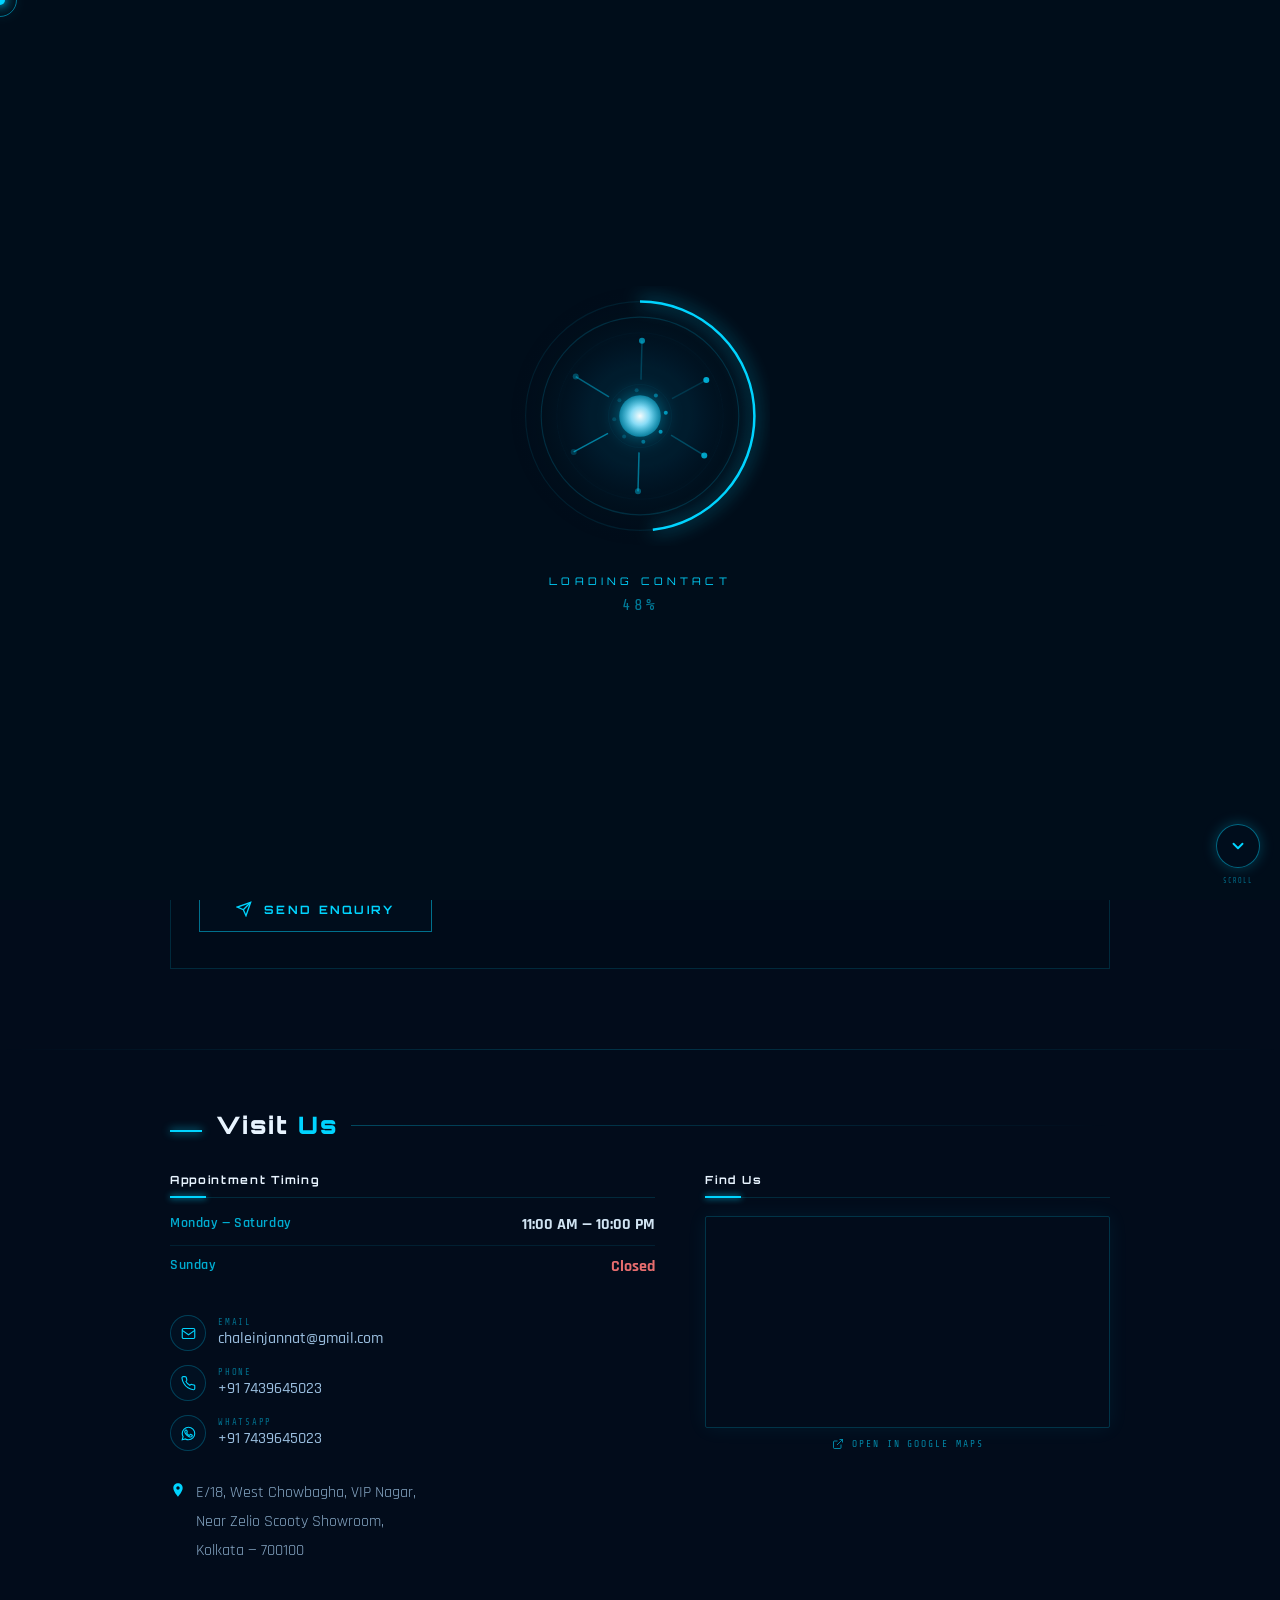
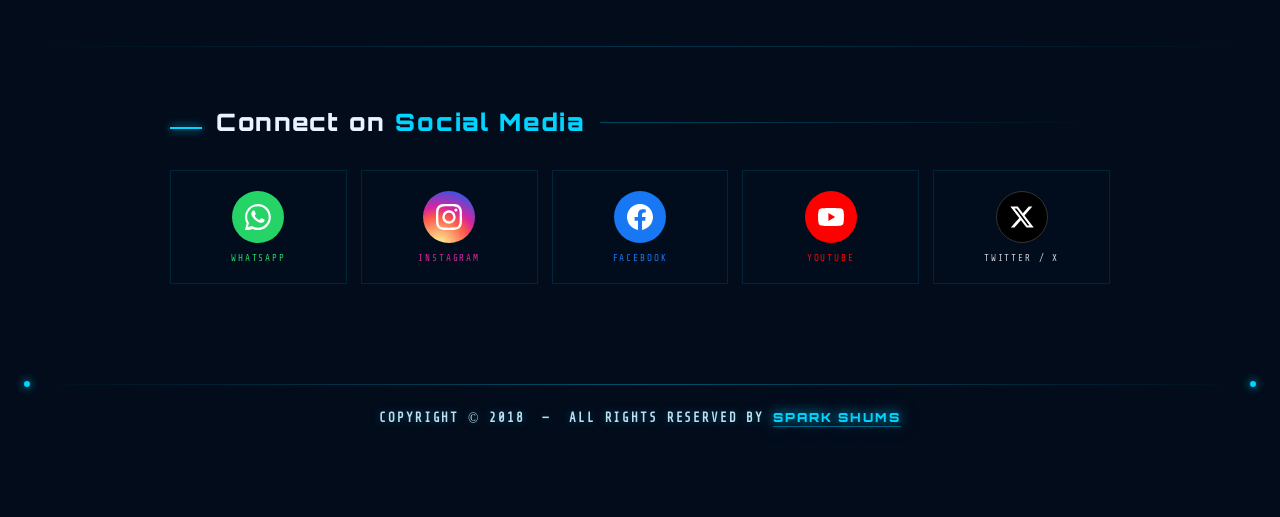
<file: contact.html>
<!DOCTYPE html>
<html lang="en">
<head>
<meta charset="UTF-8">
<meta name="viewport" content="width=device-width, initial-scale=1.0, maximum-scale=5.0, user-scalable=yes">
<meta name="theme-color" content="#020c1b">
<title>Contact — Spark Shums</title>
<link href="https://fonts.googleapis.com/css2?family=Orbitron:wght@400;700;900&family=Rajdhani:wght@300;400;600&family=Share+Tech+Mono&display=swap" rel="stylesheet">
<link rel="stylesheet" href="style.css?v=4">
<style>

/* ── HERO ── */
.contact-hero {
  display: flex;
  flex-direction: column;
  align-items: center;
  justify-content: center;
  padding: 50px 24px 30px;
  position: relative; z-index: 10;
}

.ct-logo {
  width: 90px; height: 90px; border-radius: 50%;
  border: 2px solid rgba(0,212,255,0.5);
  box-shadow: 0 0 24px rgba(0,212,255,0.25);
  overflow: hidden; margin-bottom: 20px;
  position: relative;
}
.ct-logo::before {
  content:''; position:absolute; inset:-8px;
  border-radius:50%; border:1px solid rgba(0,212,255,0.18);
  animation: spinRing 12s linear infinite;
}
@keyframes spinRing{ to{transform:rotate(360deg);} }
.ct-logo img { width:100%; height:100%; object-fit:cover; border-radius:50%; }

.ct-heading {
  font-family:'Orbitron',monospace;
  font-size:clamp(2rem,8vw,3.5rem); font-weight:900;
  color:var(--white-cold); letter-spacing:0.08em;
  text-shadow:0 0 30px rgba(0,212,255,0.3);
  margin-bottom:6px;
}
.ct-heading span { color:var(--blue-glow); text-shadow:var(--text-glow); }

.ct-sub {
  font-family:'Share Tech Mono',monospace;
  font-size:0.65rem; color:rgba(0,212,255,0.6);
  letter-spacing:0.35em; text-transform:uppercase;
  margin-bottom:0;
}

/* ── SHARED WRAP ── */
.ct-wrap {
  width:100%; max-width:1100px; margin:0 auto;
  padding:50px 24px 20px;
  position:relative; z-index:10;
}
@media(min-width:600px){ .ct-wrap{ padding:55px 40px 20px; } }
@media(min-width:900px){ .ct-wrap{ padding:60px 80px 20px; } }

/* Section heading */
.ct-h-row {
  display:flex; align-items:flex-start; gap:14px; margin-bottom:32px;
}
.ct-h-row::before {
  content:''; display:block; width:32px; min-width:32px; height:2px;
  background:var(--blue-glow); box-shadow:0 0 8px var(--blue-glow);
  flex-shrink:0; margin-top:11px;
}
.ct-h-row::after{ display:none; }
@media(min-width:600px){
  .ct-h-row{ align-items:center; }
  .ct-h-row::after{ display:block; content:''; flex:1; height:1px;
    background:linear-gradient(90deg,rgba(0,212,255,0.3),transparent); }
}
.ct-h-row h2 {
  font-family:'Orbitron',monospace;
  font-size:clamp(1rem,3vw,1.5rem); font-weight:900;
  color:var(--white-cold); letter-spacing:0.07em; white-space:normal; line-height:1.3;
}
.ct-h-row h2 span { color:var(--blue-glow); }

.sec-div {
  width:100%; height:1px; position:relative; z-index:10;
  background:linear-gradient(90deg,transparent,rgba(0,212,255,0.2),transparent);
}

/* ── ENQUIRY FORM ── */
.enquiry-form {
  background:rgba(0,12,26,0.6);
  border:1px solid rgba(0,212,255,0.15);
  border-top:2px solid var(--blue-glow);
  padding:36px 28px;
  position:relative;
}
.enquiry-form::before {
  content:''; position:absolute; top:0; left:0; right:0; height:2px;
  background:linear-gradient(90deg,var(--blue-glow),rgba(0,212,255,0.3),transparent);
}

.form-grid {
  display:grid; grid-template-columns:1fr; gap:18px;
}
@media(min-width:600px){ .form-grid{ grid-template-columns:1fr 1fr; gap:20px; } }

.form-group { display:flex; flex-direction:column; gap:6px; }
.form-group.full { grid-column:1/-1; }

.form-label {
  font-family:'Share Tech Mono',monospace;
  font-size:0.62rem; color:rgba(0,212,255,0.7);
  letter-spacing:0.22em; text-transform:uppercase;
}

.form-input, .form-textarea {
  font-family:'Rajdhani',sans-serif;
  font-size:clamp(1rem,2vw,1.15rem); font-weight:500;
  color:rgba(220,240,255,0.95);
  background:rgba(0,20,40,0.5);
  border:1px solid rgba(0,212,255,0.25);
  padding:14px 18px;
  outline:none;
  transition:border-color .3s, box-shadow .3s, background .3s;
  width:100%; box-sizing:border-box;
  border-radius:0;
  -webkit-appearance:none;
  letter-spacing:0.03em;
}
.form-input::placeholder, .form-textarea::placeholder {
  color:rgba(0,212,255,0.3); font-family:'Share Tech Mono',monospace;
  font-size:clamp(0.72rem,1.5vw,0.82rem);
  letter-spacing:0.1em;
}
.form-input:focus, .form-textarea:focus {
  border-color:var(--blue-glow);
  box-shadow:0 0 20px rgba(0,212,255,0.18), inset 0 0 8px rgba(0,212,255,0.05);
  background:rgba(0,28,55,0.75);
}
.form-textarea { resize:vertical; min-height:150px; max-height:300px; line-height:1.65; }

/* Word counter */
.word-counter {
  font-family:'Share Tech Mono',monospace;
  font-size:0.58rem; color:rgba(0,212,255,0.45);
  letter-spacing:0.12em; text-align:right; margin-top:4px;
}
.word-counter.warn { color:rgba(255,180,0,0.8); }
.word-counter.over  { color:rgba(255,80,80,0.9); }

/* Submit button */
.submit-btn {
  display:inline-flex; align-items:center; gap:12px;
  font-family:'Orbitron',monospace; font-size:0.72rem;
  font-weight:700; letter-spacing:0.2em; text-transform:uppercase;
  color:var(--blue-glow);
  background:rgba(0,15,30,0.7);
  border:1.5px solid rgba(0,212,255,0.5);
  padding:14px 36px; cursor:pointer;
  position:relative; margin-top:8px;
  transition:background .3s, box-shadow .3s, border-color .3s;
  width:100%;
  justify-content:center;
}
@media(min-width:500px){ .submit-btn{ width:auto; } }
.submit-btn::before {
  content:''; position:absolute; top:0; left:0; right:0; height:2px;
  background:linear-gradient(90deg,transparent,var(--blue-glow),transparent); opacity:.6;
}
.submit-btn:hover {
  background:rgba(0,35,65,0.9);
  box-shadow:0 0 28px rgba(0,212,255,0.25);
  border-color:var(--blue-glow);
}
.submit-btn svg { width:16px; height:16px; stroke:var(--blue-glow); fill:none; stroke-width:2; }
.submit-btn:disabled { opacity:.5; cursor:not-allowed; }

/* Success / error message */
.form-msg {
  display:none; padding:14px 18px; margin-top:16px;
  font-family:'Share Tech Mono',monospace; font-size:0.65rem;
  letter-spacing:0.15em; text-transform:uppercase;
  border:1px solid; border-left:3px solid;
}
.form-msg.success { color:rgba(0,232,150,0.9); border-color:rgba(0,232,150,0.3); background:rgba(0,50,30,0.4); }
.form-msg.error   { color:rgba(255,100,100,0.9); border-color:rgba(255,80,80,0.3); background:rgba(50,0,0,0.4); }

/* ── GET IN TOUCH ── */
.git-grid {
  display:grid; grid-template-columns:1fr; gap:50px;
}
@media(min-width:700px){ .git-grid{ grid-template-columns:1fr 1fr; } }
@media(min-width:1000px){ .git-grid{ grid-template-columns:1.2fr 1fr; } }

/* Timing */
.git-timing { display:flex; flex-direction:column; gap:10px; margin-bottom:28px; }
.git-timing-row {
  font-family:'Rajdhani',sans-serif;
  font-size:clamp(0.92rem,2vw,1.02rem);
  color:rgba(200,230,255,0.9); font-weight:500;
  display:flex; justify-content:space-between; gap:10px;
  padding-bottom:10px; border-bottom:1px solid rgba(0,212,255,0.1);
}
.git-timing-row:last-child{ border-bottom:none; }
.git-tlabel { color:rgba(0,212,255,0.8); font-size:0.9rem; font-weight:600; letter-spacing:.04em; }
.git-tval { color:rgba(220,240,255,0.95); font-weight:700; text-align:right; }
.git-closed { color:rgba(255,120,120,0.9); font-weight:700; }

/* Contact links */
.git-links { display:flex; flex-direction:column; gap:14px; margin-bottom:28px; }
.git-link-row { display:flex; align-items:center; gap:12px; }
.git-link-icon {
  flex-shrink:0; width:36px; height:36px; border-radius:50%;
  border:1px solid rgba(0,212,255,0.25);
  display:flex; align-items:center; justify-content:center;
  background:rgba(0,20,40,0.5);
  transition:border-color .3s, box-shadow .3s;
}
.git-link-icon svg { width:15px; height:15px; stroke:var(--blue-glow); fill:none; stroke-width:1.8; }
.git-link-row a {
  font-family:'Rajdhani',sans-serif;
  font-size:clamp(0.9rem,2vw,1rem);
  color:rgba(180,220,255,0.85); text-decoration:none;
  font-weight:500; transition:color .3s, text-shadow .3s;
}
.git-link-row a:hover { color:var(--blue-glow); text-shadow:0 0 12px rgba(0,212,255,0.5); }
.git-link-row:hover .git-link-icon { border-color:var(--blue-glow); box-shadow:0 0 10px rgba(0,212,255,0.25); }
.git-link-label {
  font-family:'Share Tech Mono',monospace; font-size:0.55rem;
  color:rgba(0,212,255,0.5); letter-spacing:.2em;
  text-transform:uppercase; display:block; margin-bottom:1px;
}

/* Address */
.git-address {
  font-family:'Rajdhani',sans-serif;
  font-size:clamp(0.9rem,2vw,1rem);
  color:rgba(180,220,255,0.75); line-height:1.8;
  display:flex; gap:10px; align-items:flex-start;
}
.git-address svg { width:16px; height:16px; fill:var(--blue-glow); flex-shrink:0; margin-top:3px; }

/* Map */
.git-map-wrap {
  border-radius:2px; overflow:hidden;
  border:1px solid rgba(0,212,255,0.2);
  box-shadow:0 0 20px rgba(0,212,255,0.07);
  margin-top:18px;
}
.git-map-wrap iframe {
  width:100%; height:210px; display:block;
  filter:invert(90%) hue-rotate(180deg) saturate(0.8); border:none;
}
.git-map-link {
  display:flex; align-items:center; justify-content:center; gap:8px;
  margin-top:10px;
  font-family:'Share Tech Mono',monospace; font-size:0.6rem;
  color:rgba(0,212,255,0.6); letter-spacing:.2em;
  text-decoration:none; text-transform:uppercase; transition:color .3s;
}
.git-map-link:hover { color:var(--blue-glow); text-shadow:0 0 8px rgba(0,212,255,0.4); }
.git-map-link svg { width:12px; height:12px; stroke:currentColor; fill:none; stroke-width:2; }

/* ── SOCIAL MEDIA ── */
.social-grid {
  display:grid;
  grid-template-columns:repeat(5,1fr);
  gap:10px;
}
@media(min-width:800px){ .social-grid{ gap:14px; } }

.soc-card {
  display:flex; flex-direction:column; align-items:center; gap:6px;
  padding:14px 6px;
  border:1px solid rgba(0,212,255,0.12);
  background:rgba(0,15,30,0.4);
  text-decoration:none;
  transition:transform .3s, box-shadow .3s, border-color .3s;
  cursor:pointer;
}
@media(min-width:600px){ .soc-card{ padding:20px 12px; gap:10px; } }
.soc-card:hover {
  transform:translateY(-5px);
  border-color:rgba(0,212,255,0.3);
}
.soc-icon {
  width:36px; height:36px; border-radius:50%;
  display:flex; align-items:center; justify-content:center;
  flex-shrink:0; transition:box-shadow .3s;
}
@media(min-width:600px){ .soc-icon{ width:52px; height:52px; } }
.soc-icon svg { width:18px; height:18px; }
@media(min-width:600px){ .soc-icon svg{ width:26px; height:26px; } }
.soc-name {
  font-family:'Share Tech Mono',monospace;
  font-size:0.42rem; letter-spacing:.1em;
  text-transform:uppercase; text-align:center;
}
@media(min-width:600px){ .soc-name{ font-size:0.58rem; letter-spacing:.2em; } }

/* Brand colours */
.soc-wa  .soc-icon { background:#25D366; }
.soc-wa  .soc-name { color:#25D366; }
.soc-wa:hover  { box-shadow:0 8px 24px rgba(37,211,102,0.2); border-color:rgba(37,211,102,0.4); }

.soc-ig  .soc-icon { background:radial-gradient(circle at 30% 107%,#fdf497 0%,#fdf497 5%,#fd5949 45%,#d6249f 60%,#285AEB 90%); }
.soc-ig  .soc-name { color:#d6249f; }
.soc-ig:hover  { box-shadow:0 8px 24px rgba(214,36,159,0.2); border-color:rgba(214,36,159,0.4); }

.soc-fb  .soc-icon { background:#1877F2; }
.soc-fb  .soc-name { color:#1877F2; }
.soc-fb:hover  { box-shadow:0 8px 24px rgba(24,119,242,0.2); border-color:rgba(24,119,242,0.4); }

.soc-yt  .soc-icon { background:#FF0000; }
.soc-yt  .soc-name { color:#FF0000; }
.soc-yt:hover  { box-shadow:0 8px 24px rgba(255,0,0,0.2); border-color:rgba(255,0,0,0.4); }

.soc-tw  .soc-icon { background:#000; border:1px solid #333; }
.soc-tw  .soc-name { color:rgba(255,255,255,0.8); }
.soc-tw:hover  { box-shadow:0 8px 24px rgba(255,255,255,0.1); border-color:rgba(255,255,255,0.2); }

</style>
</head>
<body id="top">

<div class="cursor" id="cursor"></div>
<div class="cursor-ring" id="cursorRing"></div>
<div class="hud-corner hud-tl"></div><div class="hud-corner hud-tr"></div>
<div class="hud-corner hud-bl"></div><div class="hud-corner hud-br"></div>
<div class="techy-bg"><div class="scanline"></div><div class="scanline"></div><div class="scanline"></div></div>

<div id="loader">
  <canvas id="loaderCanvas" width="260" height="260"></canvas>
  <div class="loader-label">Loading Contact</div>
  <div class="loader-pct" id="loaderPct">0%</div>
</div>

<header>
  <a href="index.html" class="logo-mark">
    <img src="logo.png" alt="Spark Shums" style="width:44px;height:44px;border-radius:50%;object-fit:cover;border:1.5px solid rgba(0,212,255,0.5);box-shadow:0 0 12px rgba(0,212,255,0.4);">
  </a>
  <nav class="nav-desktop">
    <a href="index.html">Home</a><a href="about.html">About</a>
    <a href="ceo.html">CEO</a><a href="works.html">Works</a>
    <a href="achievements.html">Achievements</a>
    <a href="contact.html" class="active">Contact</a>
  </nav>
  <button class="hamburger" aria-label="Menu"><span></span><span></span><span></span></button>
</header>
<nav class="nav-mobile">
  <a href="index.html">Home</a><a href="about.html">About</a>
  <a href="ceo.html">CEO</a><a href="works.html">Works</a>
  <a href="achievements.html">Achievements</a>
  <a href="contact.html" class="active">Contact</a>
</nav>

<div class="page-wrapper">

  <!-- ══ HERO ══ -->
  <section class="contact-hero">
    <div class="ct-logo fade-up">
      <img src="logo.png" alt="Spark Shums">
    </div>
    <h1 class="ct-heading fade-up" style="transition-delay:.1s">Get In <span>Touch</span></h1>
    <p class="ct-sub fade-up" style="transition-delay:.2s">// We'd love to hear from you</p>
  </section>

  <div class="sec-div"></div>

  <!-- ══ ENQUIRY FORM ══ -->
  <div class="ct-wrap">
    <div class="ct-h-row fade-up"><h2>Send an <span>Enquiry</span></h2></div>

    <form class="enquiry-form fade-up" id="enquiryForm" style="transition-delay:.1s" onsubmit="handleSubmit(event)">
      <div class="form-grid">

        <!-- Full Name -->
        <div class="form-group">
          <label class="form-label" for="fullName">Full Name *</label>
          <input class="form-input" type="text" id="fullName" name="fullName" placeholder="Your full name" required maxlength="80">
        </div>

        <!-- Contact No -->
        <div class="form-group">
          <label class="form-label" for="contactNo">Contact Number *</label>
          <input class="form-input" type="tel" id="contactNo" name="contactNo" placeholder="+91 XXXXX XXXXX" required maxlength="20">
        </div>

        <!-- Email -->
        <div class="form-group full">
          <label class="form-label" for="emailId">Email Address *</label>
          <input class="form-input" type="email" id="emailId" name="emailId" placeholder="your@email.com" required maxlength="100">
        </div>

        <!-- Message -->
        <div class="form-group full">
          <label class="form-label" for="message">Your Requirement <span style="color:rgba(0,212,255,0.4);font-size:0.55rem;">(Max 500 words)</span></label>
          <textarea class="form-textarea" id="message" name="message" placeholder="Tell us what service you need, your goals, and how we can help you..." required></textarea>
          <div class="word-counter" id="wordCounter">0 / 500 words</div>
        </div>

      </div>

      <button type="submit" class="submit-btn" id="submitBtn">
        <svg viewBox="0 0 24 24"><line x1="22" y1="2" x2="11" y2="13"/><polygon points="22 2 15 22 11 13 2 9 22 2"/></svg>
        Send Enquiry
      </button>

      <div class="form-msg" id="formMsg"></div>
    </form>
  </div>

  <div class="sec-div" style="margin-top:60px;"></div>

  <!-- ══ GET IN TOUCH + MAP ══ -->
  <div class="ct-wrap">
    <div class="ct-h-row fade-up"><h2>Visit <span>Us</span></h2></div>

    <div class="git-grid">

      <!-- Left: timing + contact links + address -->
      <div class="fade-up" style="transition-delay:.1s">

        <!-- Timing -->
        <div style="font-family:'Orbitron',monospace;font-size:0.7rem;font-weight:700;color:var(--white-cold);letter-spacing:0.15em;margin-bottom:16px;padding-bottom:10px;border-bottom:1px solid rgba(0,212,255,0.15);position:relative;">
          Appointment Timing
          <span style="position:absolute;bottom:-1px;left:0;width:36px;height:2px;background:var(--blue-glow);box-shadow:0 0 6px var(--blue-glow);display:block;"></span>
        </div>
        <div class="git-timing">
          <div class="git-timing-row">
            <span class="git-tlabel">Monday — Saturday</span>
            <span class="git-tval">11:00 AM — 10:00 PM</span>
          </div>
          <div class="git-timing-row">
            <span class="git-tlabel">Sunday</span>
            <span class="git-tval git-closed">Closed</span>
          </div>
        </div>

        <!-- Contact links -->
        <div class="git-links">
          <div class="git-link-row">
            <div class="git-link-icon">
              <svg viewBox="0 0 24 24"><rect x="2" y="4" width="20" height="16" rx="2"/><path d="M2 7l10 7 10-7"/></svg>
            </div>
            <div>
              <span class="git-link-label">Email</span>
              <a href="mailto:chaleinjannat@gmail.com?subject=Enquiry%20from%20Portfolio">chaleinjannat@gmail.com</a>
            </div>
          </div>
          <div class="git-link-row">
            <div class="git-link-icon">
              <svg viewBox="0 0 24 24"><path d="M22 16.92v3a2 2 0 0 1-2.18 2 19.79 19.79 0 0 1-8.63-3.07A19.5 19.5 0 0 1 4.63 12 19.79 19.79 0 0 1 1.55 3.4 2 2 0 0 1 3.52 1h3a2 2 0 0 1 2 1.72 12.84 12.84 0 0 0 .7 2.81 2 2 0 0 1-.45 2.11L7.91 8.73a16 16 0 0 0 6.16 6.16l1.08-.87a2 2 0 0 1 2.11-.45 12.84 12.84 0 0 0 2.81.7A2 2 0 0 1 22 16.92z"/></svg>
            </div>
            <div>
              <span class="git-link-label">Phone</span>
              <a href="tel:+917439645023">+91 7439645023</a>
            </div>
          </div>
          <div class="git-link-row">
            <div class="git-link-icon">
              <svg viewBox="0 0 24 24"><path d="M17.472 14.382c-.297-.149-1.758-.867-2.03-.967-.273-.099-.471-.148-.67.15-.197.297-.767.966-.94 1.164-.173.199-.347.223-.644.075-.297-.15-1.255-.463-2.39-1.475-.883-.788-1.48-1.761-1.653-2.059-.173-.297-.018-.458.13-.606.134-.133.298-.347.446-.52.149-.174.198-.298.298-.497.099-.198.05-.371-.025-.52-.075-.149-.669-1.612-.916-2.207-.242-.579-.487-.5-.669-.51-.173-.008-.371-.01-.57-.01-.198 0-.52.074-.792.372-.272.297-1.04 1.016-1.04 2.479 0 1.462 1.065 2.875 1.213 3.074.149.198 2.096 3.2 5.077 4.487.709.306 1.262.489 1.694.625.712.227 1.36.195 1.871.118.571-.085 1.758-.719 2.006-1.413.248-.694.248-1.289.173-1.413-.074-.124-.272-.198-.57-.347z"/><path d="M11.999 2C6.477 2 2 6.477 2 12c0 1.821.487 3.53 1.338 5L2 22l5.133-1.32A9.953 9.953 0 0 0 12 22c5.523 0 10-4.477 10-10S17.523 2 11.999 2z"/></svg>
            </div>
            <div>
              <span class="git-link-label">WhatsApp</span>
              <a href="https://wa.me/917439645023" target="_blank">+91 7439645023</a>
            </div>
          </div>
        </div>

        <!-- Address -->
        <div class="git-address">
          <svg viewBox="0 0 24 24"><path d="M12 2C8.13 2 5 5.13 5 9c0 5.25 7 13 7 13s7-7.75 7-13c0-3.87-3.13-7-7-7zm0 9.5c-1.38 0-2.5-1.12-2.5-2.5s1.12-2.5 2.5-2.5 2.5 1.12 2.5 2.5-1.12 2.5-2.5 2.5z"/></svg>
          <span>E/18, West Chowbagha, VIP Nagar,<br>Near Zelio Scooty Showroom,<br>Kolkata — 700100</span>
        </div>
      </div>

      <!-- Right: Map -->
      <div class="fade-up" style="transition-delay:.2s">
        <div style="font-family:'Orbitron',monospace;font-size:0.7rem;font-weight:700;color:var(--white-cold);letter-spacing:0.15em;margin-bottom:16px;padding-bottom:10px;border-bottom:1px solid rgba(0,212,255,0.15);position:relative;">
          Find Us
          <span style="position:absolute;bottom:-1px;left:0;width:36px;height:2px;background:var(--blue-glow);box-shadow:0 0 6px var(--blue-glow);display:block;"></span>
        </div>
        <div class="git-map-wrap">
          <iframe src="https://www.google.com/maps/embed?pb=!1m18!1m12!1m3!1d471.8!2d88.4040361!3d22.5296363!2m3!1f0!2f0!3f0!3m2!1i1024!2i768!4f13.1!3m3!1m2!1s0x3a027500592e4001%3A0x801f4e1fff0c3786!2sElectro+Dream+%7C+Zelio+electric+scooter+showroom!5e0!3m2!1sen!2sin!4v1" allowfullscreen="" loading="lazy" referrerpolicy="no-referrer-when-downgrade" title="Spark Shums Location"></iframe>
        </div>
        <a href="https://www.google.com/maps/place/Electro+Dream/@22.5296363,88.4040361,17z" target="_blank" class="git-map-link">
          <svg viewBox="0 0 24 24"><path d="M18 13v6a2 2 0 0 1-2 2H5a2 2 0 0 1-2-2V8a2 2 0 0 1 2-2h6"/><polyline points="15 3 21 3 21 9"/><line x1="10" y1="14" x2="21" y2="3"/></svg>
          Open in Google Maps
        </a>
      </div>
    </div>
  </div>

  <div class="sec-div" style="margin-top:60px;"></div>

  <!-- ══ SOCIAL MEDIA ══ -->
  <div class="ct-wrap" style="padding-bottom:60px;">
    <div class="ct-h-row fade-up"><h2>Connect on <span>Social Media</span></h2></div>

    <div class="social-grid">

      <!-- WhatsApp -->
      <a href="https://wa.me/917439645023" target="_blank" class="soc-card soc-wa fade-up" style="transition-delay:.05s">
        <div class="soc-icon">
          <svg viewBox="0 0 175.216 175.552" fill="white">
            <path d="M87.184 0C39.032 0 0 39.035 0 87.188c0 15.032 3.846 29.696 11.193 42.638L.387 174.086c-.44 1.68.05 3.47 1.277 4.7a4.695 4.695 0 0 0 4.7 1.278l45.15-10.807a87.06 87.06 0 0 0 35.67 7.655c48.152 0 87.184-39.032 87.184-87.188C174.368 39.035 135.336 0 87.184 0zm0 159.74a72.74 72.74 0 0 1-37.103-10.14l-2.658-1.58-27.53 6.59 6.585-27.055-1.63-2.73A72.584 72.584 0 0 1 14.37 87.188c0-40.135 32.68-72.82 72.814-72.82 40.132 0 72.812 32.685 72.812 72.82 0 40.133-32.68 72.552-72.812 72.552z"/>
            <path d="M127.39 103.26c-2.195-1.1-12.99-6.408-15.01-7.137-2.018-.73-3.487-1.1-4.955 1.098-1.467 2.197-5.685 7.137-6.97 8.605-1.284 1.467-2.567 1.65-4.763.55-2.196-1.1-9.27-3.415-17.655-10.9-6.524-5.824-10.928-13.014-12.21-15.212-1.284-2.196-.137-3.383.965-4.477.99-.983 2.196-2.564 3.294-3.848 1.098-1.283 1.466-2.197 2.197-3.664.73-1.466.366-2.75-.183-3.848-.549-1.1-4.955-11.95-6.79-16.36-1.788-4.298-3.604-3.714-4.954-3.783-1.284-.064-2.75-.077-4.218-.077-1.467 0-3.847.55-5.864 2.747-2.018 2.197-7.704 7.53-7.704 18.37 0 10.84 7.887 21.313 8.985 22.78 1.1 1.467 15.523 23.696 37.607 33.236 5.254 2.268 9.352 3.62 12.548 4.636 5.273 1.674 10.07 1.438 13.865.872 4.23-.632 13.02-5.318 14.856-10.45 1.832-5.132 1.832-9.532 1.283-10.45-.55-.916-2.016-1.467-4.212-2.565z"/>
          </svg>
        </div>
        <span class="soc-name">WhatsApp</span>
      </a>

      <!-- Instagram -->
      <a href="#" target="_blank" class="soc-card soc-ig fade-up" style="transition-delay:.10s">
        <div class="soc-icon">
          <svg viewBox="0 0 24 24" fill="white"><path d="M12 2.163c3.204 0 3.584.012 4.85.07 3.252.148 4.771 1.691 4.919 4.919.058 1.265.069 1.645.069 4.849 0 3.205-.012 3.584-.069 4.849-.149 3.225-1.664 4.771-4.919 4.919-1.266.058-1.644.07-4.85.07-3.204 0-3.584-.012-4.849-.07-3.26-.149-4.771-1.699-4.919-4.92-.058-1.265-.07-1.644-.07-4.849 0-3.204.013-3.583.07-4.849.149-3.227 1.664-4.771 4.919-4.919 1.266-.057 1.645-.069 4.849-.069zM12 0C8.741 0 8.333.014 7.053.072 2.695.272.273 2.69.073 7.052.014 8.333 0 8.741 0 12c0 3.259.014 3.668.072 4.948.2 4.358 2.618 6.78 6.98 6.98C8.333 23.986 8.741 24 12 24c3.259 0 3.668-.014 4.948-.072 4.354-.2 6.782-2.618 6.979-6.98.059-1.28.073-1.689.073-4.948 0-3.259-.014-3.667-.072-4.947-.196-4.354-2.617-6.78-6.979-6.98C15.668.014 15.259 0 12 0zm0 5.838a6.162 6.162 0 1 0 0 12.324 6.162 6.162 0 0 0 0-12.324zM12 16a4 4 0 1 1 0-8 4 4 0 0 1 0 8zm6.406-11.845a1.44 1.44 0 1 0 0 2.881 1.44 1.44 0 0 0 0-2.881z"/></svg>
        </div>
        <span class="soc-name">Instagram</span>
      </a>

      <!-- Facebook -->
      <a href="#" target="_blank" class="soc-card soc-fb fade-up" style="transition-delay:.15s">
        <div class="soc-icon">
          <svg viewBox="0 0 24 24" fill="white"><path d="M24 12.073c0-6.627-5.373-12-12-12s-12 5.373-12 12c0 5.99 4.388 10.954 10.125 11.854v-8.385H7.078v-3.47h3.047V9.43c0-3.007 1.792-4.669 4.533-4.669 1.312 0 2.686.235 2.686.235v2.953H15.83c-1.491 0-1.956.925-1.956 1.874v2.25h3.328l-.532 3.47h-2.796v8.385C19.612 23.027 24 18.062 24 12.073z"/></svg>
        </div>
        <span class="soc-name">Facebook</span>
      </a>

      <!-- YouTube -->
      <a href="#" target="_blank" class="soc-card soc-yt fade-up" style="transition-delay:.20s">
        <div class="soc-icon">
          <svg viewBox="0 0 24 24" fill="white"><path d="M23.495 6.205a3.007 3.007 0 0 0-2.088-2.088c-1.87-.501-9.396-.501-9.396-.501s-7.507-.01-9.396.501A3.007 3.007 0 0 0 .527 6.205a31.247 31.247 0 0 0-.522 5.805 31.247 31.247 0 0 0 .522 5.783 3.007 3.007 0 0 0 2.088 2.088c1.868.502 9.396.502 9.396.502s7.506 0 9.396-.502a3.007 3.007 0 0 0 2.088-2.088 31.247 31.247 0 0 0 .5-5.783 31.247 31.247 0 0 0-.5-5.805zM9.609 15.601V8.408l6.264 3.602z"/></svg>
        </div>
        <span class="soc-name">YouTube</span>
      </a>

      <!-- Twitter / X -->
      <a href="#" target="_blank" class="soc-card soc-tw fade-up" style="transition-delay:.25s">
        <div class="soc-icon">
          <svg viewBox="0 0 24 24" fill="white"><path d="M18.244 2.25h3.308l-7.227 8.26 8.502 11.24H16.17l-5.214-6.817L4.99 21.75H1.68l7.73-8.835L1.254 2.25H8.08l4.713 6.231zm-1.161 17.52h1.833L7.084 4.126H5.117z"/></svg>
        </div>
        <span class="soc-name">Twitter / X</span>
      </a>

    </div>
  </div>

</div><!-- end page-wrapper -->

<footer id="site-footer" style="padding-bottom:90px;">
  <div class="footer-line"></div>
  <div class="footer-inner" style="display:flex;align-items:center;justify-content:center;width:100%;padding:0 24px;box-sizing:border-box;">
    <p class="footer-copy" style="text-align:center;width:100%;">
      Copyright <span class="copy-sym">&copy;</span> 2018 &nbsp;&mdash;&nbsp; All Rights Reserved by
      <a href="index.html#top" class="footer-brand">Spark Shums</a>
    </p>
  </div>
</footer>

<button id="smartArrow" aria-label="Scroll">
  <svg viewBox="0 0 24 24"><polyline points="6 9 12 15 18 9"/></svg>
  <span class="arrow-label">Scroll</span>
</button>

<script src="shared.js"></script>
<script>
// Word counter
const msgArea = document.getElementById('message');
const counter = document.getElementById('wordCounter');
msgArea.addEventListener('input', function(){
  const words = this.value.trim() === '' ? 0 : this.value.trim().split(/\s+/).length;
  counter.textContent = words + ' / 500 words';
  counter.className = 'word-counter';
  if(words > 450) counter.className = 'word-counter warn';
  if(words > 500){ counter.className = 'word-counter over'; }
  // Limit to 500 words
  if(words > 500){
    const arr = this.value.trim().split(/\s+/);
    this.value = arr.slice(0,500).join(' ');
    counter.textContent = '500 / 500 words';
  }
});

// Form submit — WhatsApp fallback (replace with EmailJS when ready)
function handleSubmit(e){
  e.preventDefault();
  const btn = document.getElementById('submitBtn');
  const msg = document.getElementById('formMsg');
  const name = document.getElementById('fullName').value;
  const phone = document.getElementById('contactNo').value;
  const email = document.getElementById('emailId').value;
  const message = document.getElementById('message').value;

  btn.disabled = true;
  btn.innerHTML = '<svg viewBox="0 0 24 24" style="animation:spin 1s linear infinite"><polyline points="23 4 23 11 16 11"/><path d="M20.49 15a9 9 0 1 1-2.12-9.36L23 11"/></svg> Sending...';

  // Build WhatsApp message
  const waText = encodeURIComponent(
    `*New Enquiry from Portfolio*\n\n` +
    `*Name:* ${name}\n` +
    `*Phone:* ${phone}\n` +
    `*Email:* ${email}\n\n` +
    `*Message:*\n${message}`
  );

  setTimeout(()=>{
    // Open WhatsApp with pre-filled message
    window.open(`https://wa.me/917439645023?text=${waText}`, '_blank');
    msg.style.display = 'block';
    msg.className = 'form-msg success';
    msg.textContent = '✓ Opening WhatsApp — please send the message to complete your enquiry.';
    btn.disabled = false;
    btn.innerHTML = '<svg viewBox="0 0 24 24"><line x1="22" y1="2" x2="11" y2="13"/><polygon points="22 2 15 22 11 13 2 9 22 2"/></svg> Send Enquiry';
    document.getElementById('enquiryForm').reset();
    counter.textContent = '0 / 500 words';
    counter.className = 'word-counter';
  }, 600);
}

// Spin animation for loading
const style = document.createElement('style');
style.textContent = '@keyframes spin{to{transform:rotate(360deg)}}';
document.head.appendChild(style);
</script>
</body>
</html>
</file>
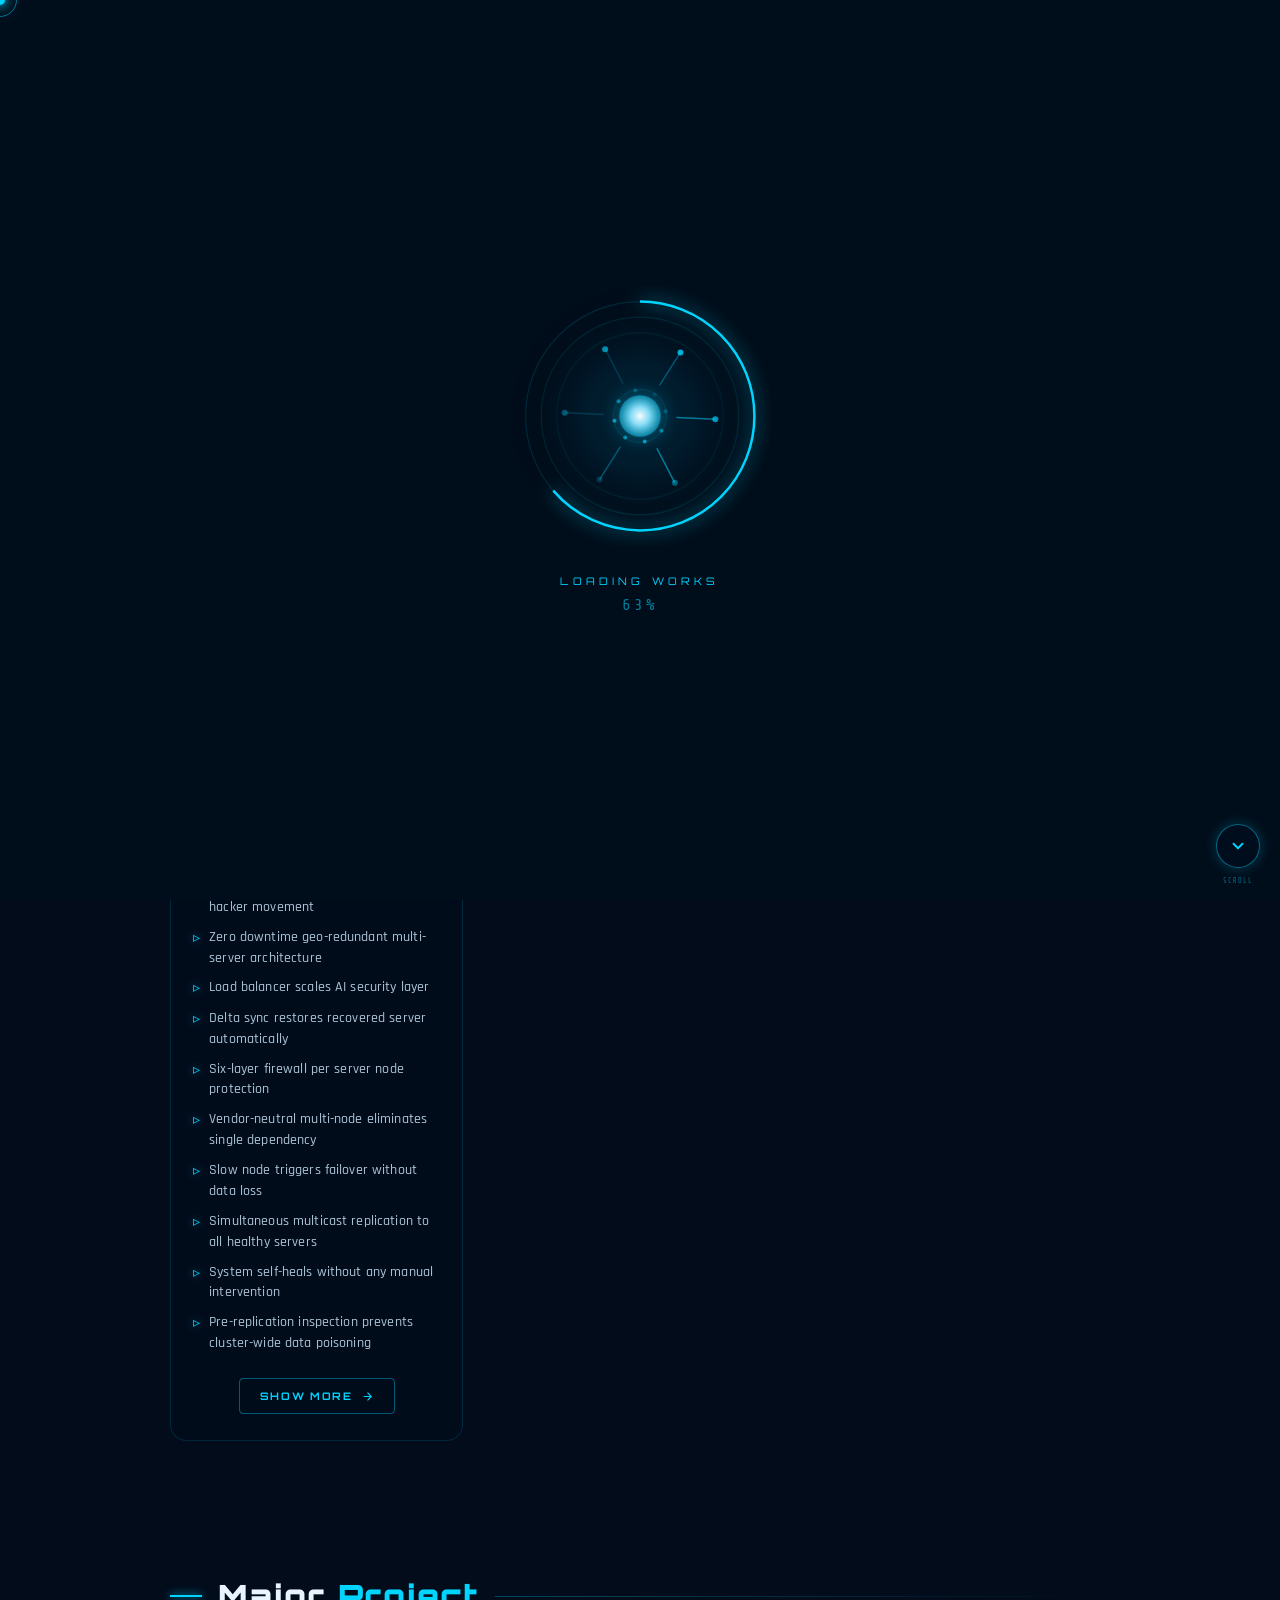
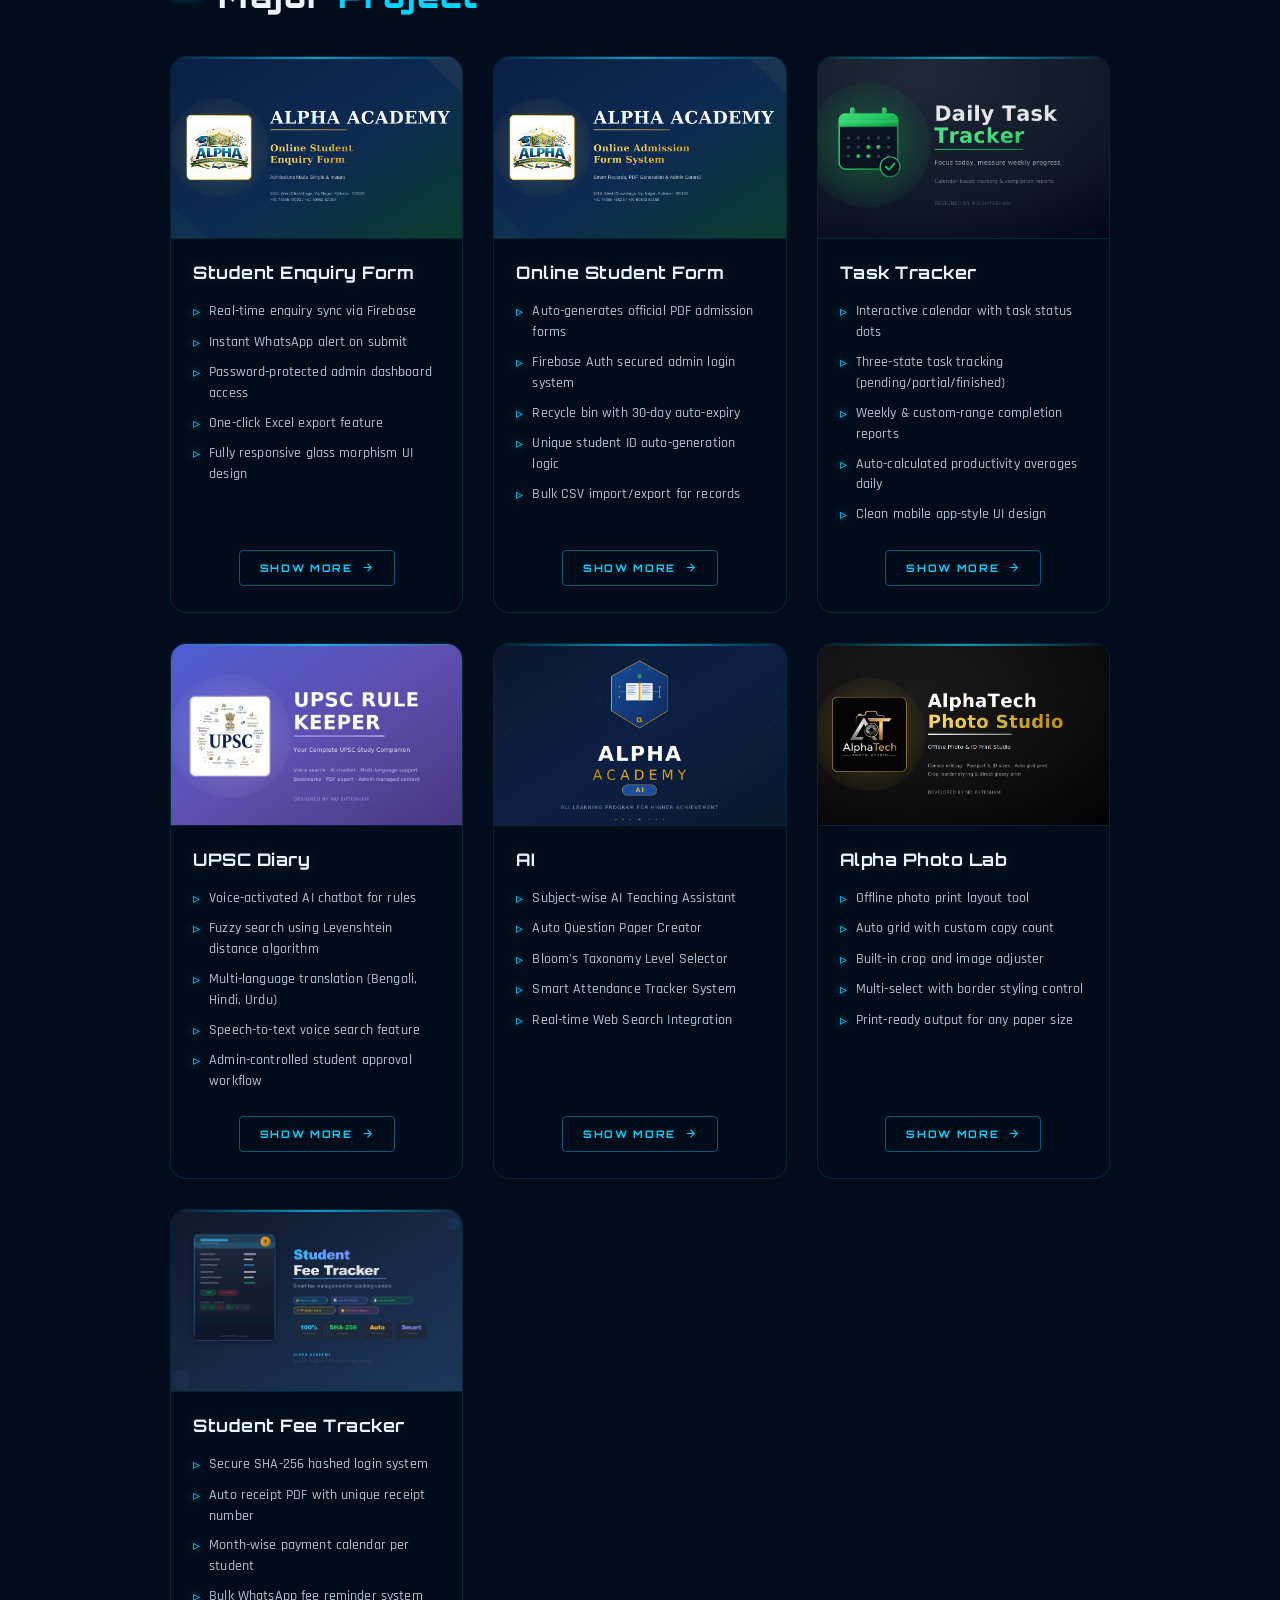
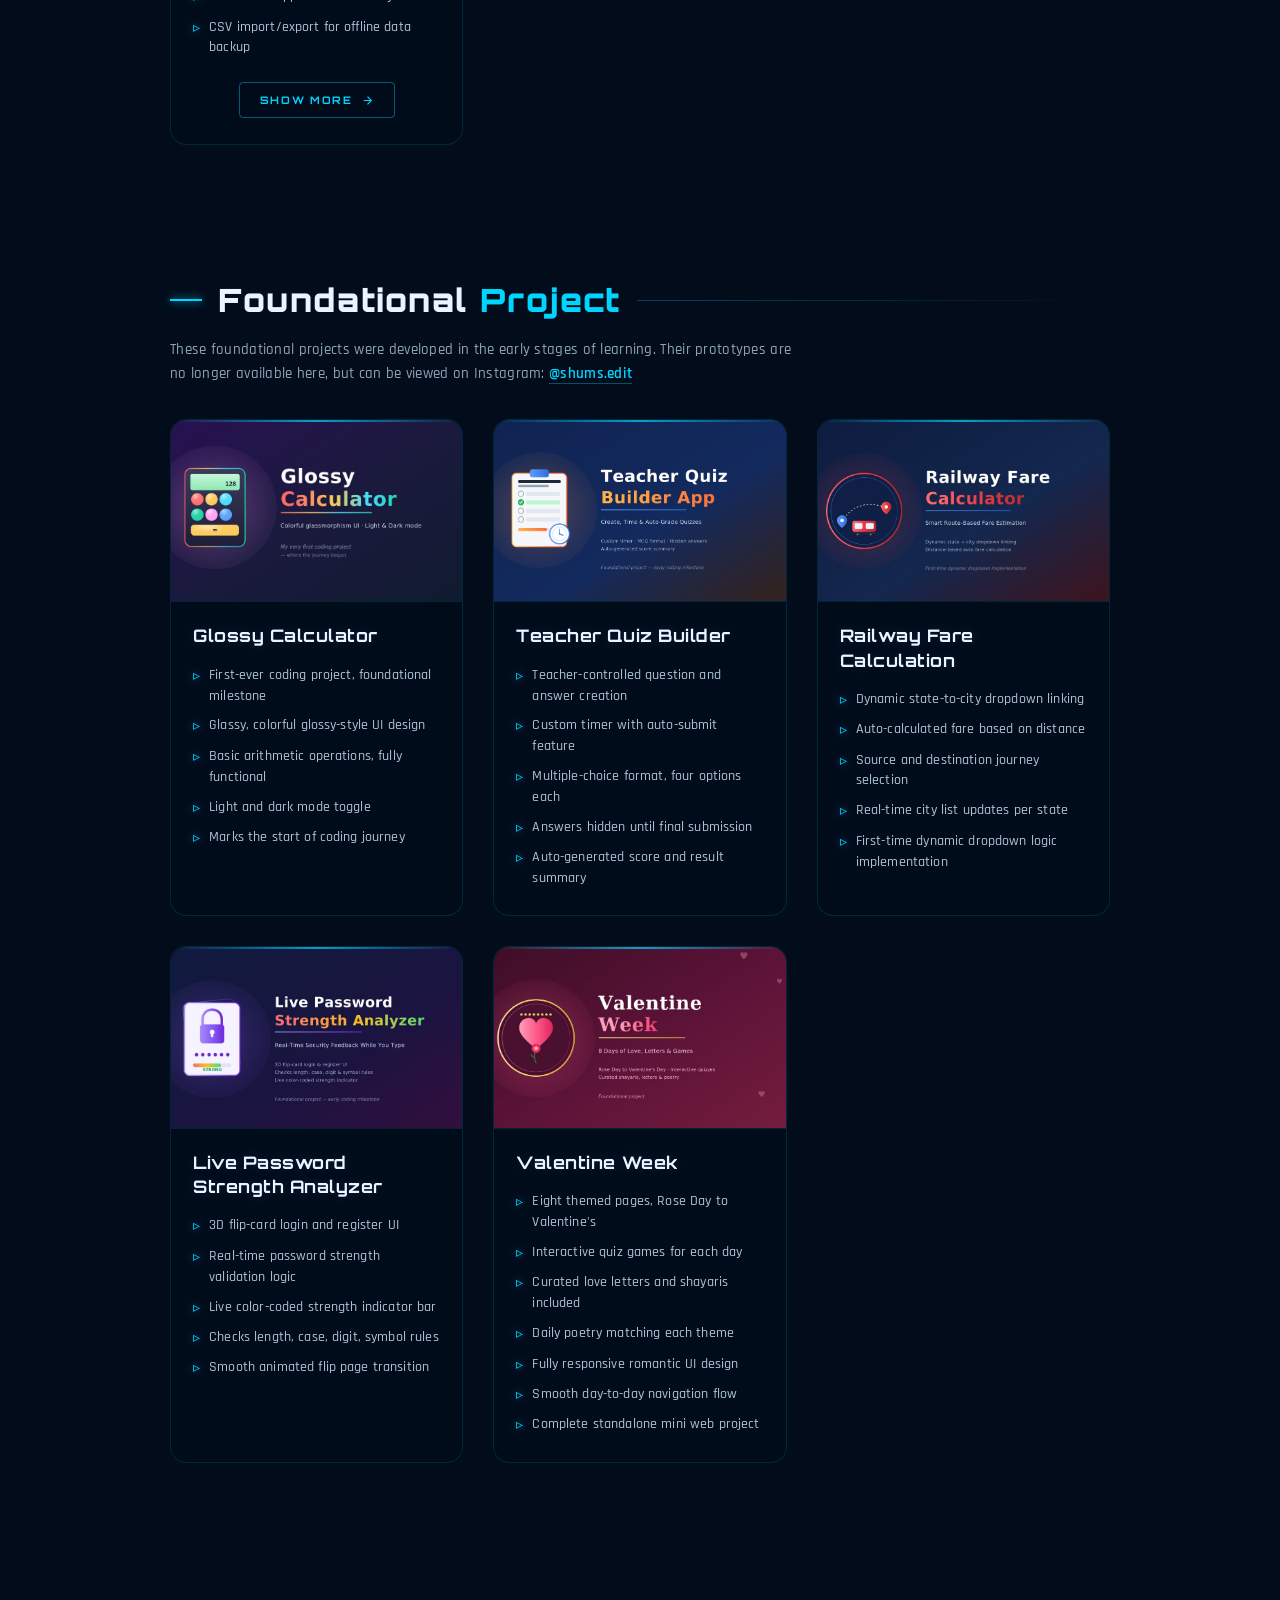
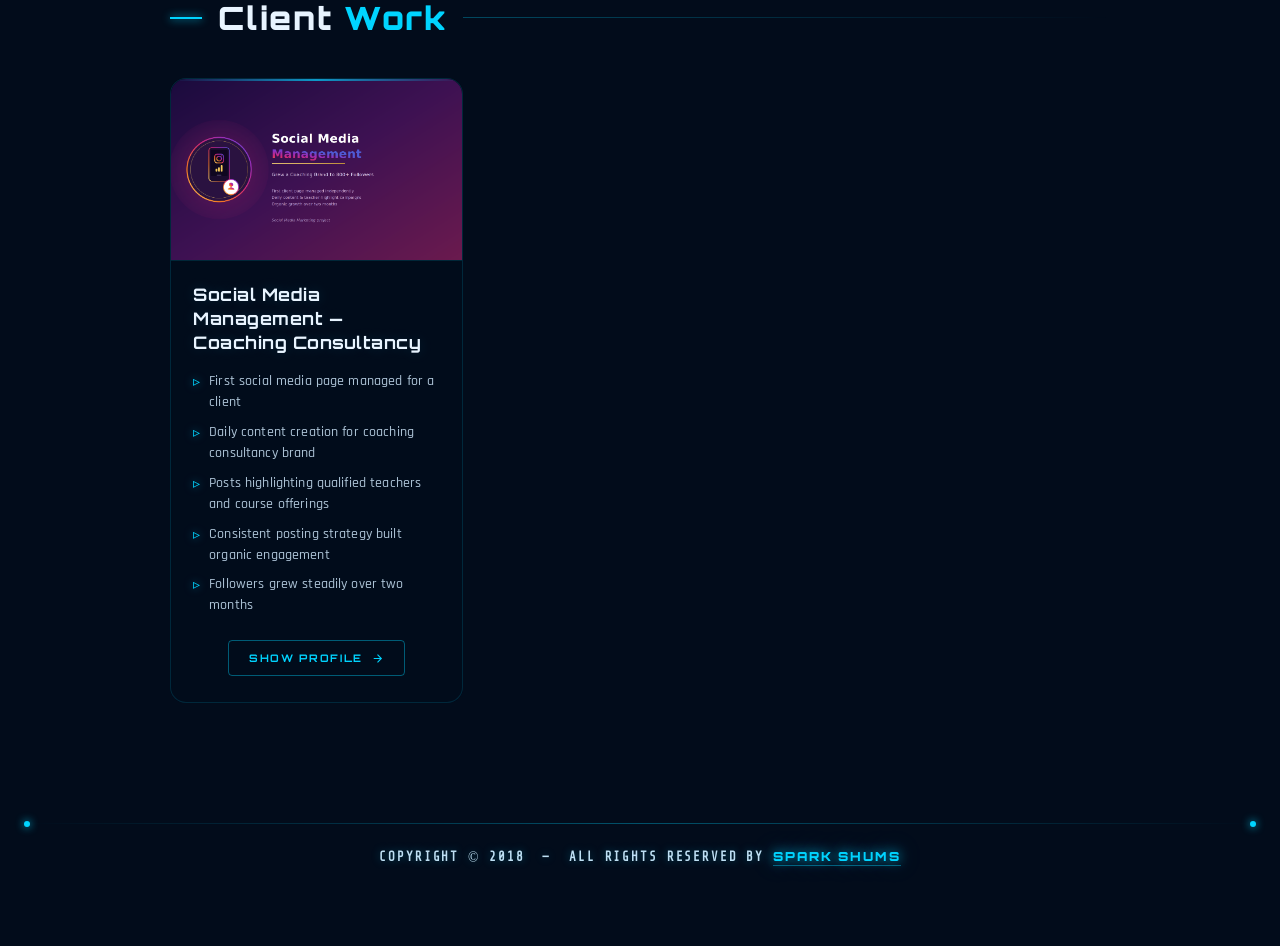
<file: works.html>
<!DOCTYPE html>
<html lang="en">
<head>
<meta charset="UTF-8">
<meta name="viewport" content="width=device-width, initial-scale=1.0, maximum-scale=1.0">
<meta name="theme-color" content="#020c1b">
<title>Works — Spark Shums</title>
<link href="https://fonts.googleapis.com/css2?family=Orbitron:wght@400;700;900&family=Rajdhani:wght@300;400;600&family=Share+Tech+Mono&display=swap" rel="stylesheet">
<link rel="stylesheet" href="style.css?v=4">
<style>
/* ===== WORKS PAGE SPECIFIC ===== */

/* Hero */
.works-hero {
  padding: 50px 24px 20px;
  text-align: center;
  position: relative;
  z-index: 10;
}
@media(min-width:600px){ .works-hero{ padding:65px 40px 25px; } }

.works-eyebrow {
  font-family: 'Share Tech Mono', monospace;
  font-size: 0.62rem;
  color: var(--blue-glow);
  letter-spacing: 0.4em;
  text-transform: uppercase;
  opacity: 0.8;
  margin-bottom: 16px;
  display: flex;
  align-items: center;
  justify-content: center;
  gap: 12px;
}
.works-eyebrow::before,
.works-eyebrow::after {
  content: '';
  width: 30px; height: 1px;
  background: var(--blue-glow);
  box-shadow: 0 0 6px var(--blue-glow);
}

.works-title {
  font-family: 'Orbitron', monospace;
  font-weight: 900;
  font-size: clamp(2rem, 8vw, 3.6rem);
  color: var(--white-cold);
  letter-spacing: 0.05em;
  text-shadow: 0 0 40px rgba(0,212,255,0.25);
}
.works-title span { color: var(--blue-glow); text-shadow: var(--text-glow); }

.works-sub {
  font-family: 'Rajdhani', sans-serif;
  font-size: clamp(0.9rem, 2.5vw, 1.05rem);
  color: rgba(220,240,255,0.72);
  letter-spacing: 0.03em;
  margin-top: 14px;
}

/* Section wrap */
.wk-wrap {
  max-width: 1100px;
  margin: 0 auto;
  padding: 40px 24px 60px;
  position: relative;
  z-index: 10;
}
@media(min-width:600px){ .wk-wrap{ padding:50px 40px 70px; } }
@media(min-width:900px){ .wk-wrap{ padding:55px 80px 80px; } }

/* Subheading row */
.wk-h-row {
  display: flex;
  align-items: center;
  gap: 16px;
  margin-bottom: 40px;
}
.wk-h-row::before {
  content: '';
  width: 32px; height: 2px;
  background: var(--blue-glow);
  box-shadow: 0 0 8px var(--blue-glow);
  flex-shrink: 0;
}
.wk-h-row::after {
  content: '';
  flex: 1; height: 1px;
  background: linear-gradient(90deg, rgba(0,212,255,0.3), transparent);
  display: none;
}
@media(min-width:600px){ .wk-h-row::after{ display:block; } }
.wk-h-row h2 {
  font-family: 'Orbitron', monospace;
  font-weight: 900;
  font-size: clamp(1.2rem, 4vw, 2rem);
  color: var(--white-cold);
  letter-spacing: 0.06em;
  white-space: nowrap;
}
.wk-h-row h2 span { color: var(--blue-glow); }

.wk-note {
  font-family: 'Rajdhani', sans-serif;
  font-size: 0.92rem;
  font-weight: 500;
  color: rgba(210,235,255,0.68);
  letter-spacing: 0.02em;
  line-height: 1.6;
  margin-top: -22px;
  margin-bottom: 34px;
  max-width: 640px;
}
.wk-note a {
  color: var(--blue-glow);
  text-decoration: none;
  font-weight: 600;
  border-bottom: 1px solid rgba(0,212,255,0.35);
  transition: border-color 0.3s ease, text-shadow 0.3s ease;
}
.wk-note a:hover {
  border-color: var(--blue-glow);
  text-shadow: 0 0 10px rgba(0,212,255,0.6);
}

/* Card grid — ready to hold more cards as they're added */
.wk-grid {
  display: grid;
  grid-template-columns: 1fr;
  gap: 28px;
}
@media(min-width:640px){ .wk-grid{ grid-template-columns:repeat(2,1fr); } }
@media(min-width:1000px){ .wk-grid{ grid-template-columns:repeat(3,1fr); gap:30px; } }

/* Project card — vertical rectangle */
.wk-card {
  display: flex;
  flex-direction: column;
  border: 1px solid rgba(0,212,255,0.14);
  border-radius: 16px;
  overflow: hidden;
  background: rgba(0,15,30,0.45);
  backdrop-filter: blur(4px);
  -webkit-backdrop-filter: blur(4px);
  position: relative;
  transition: transform 0.35s ease, box-shadow 0.35s ease, border-color 0.35s ease;
}
.wk-card::before {
  content: '';
  position: absolute; top:0; left:0; right:0; height:2px;
  background: linear-gradient(90deg, transparent, var(--blue-glow), transparent);
  opacity: 0.7;
  z-index: 2;
}
.wk-card:hover {
  transform: translateY(-6px);
  border-color: rgba(0,212,255,0.35);
  box-shadow: 0 14px 40px rgba(0,212,255,0.12);
}

.wk-card-img-wrap {
  width: 100%;
  aspect-ratio: 16/10;
  overflow: hidden;
  border-bottom: 1px solid rgba(0,212,255,0.14);
  background: rgba(0,10,20,0.6);
}
.wk-card-img-wrap img {
  width: 100%; height: 100%;
  object-fit: cover;
  display: block;
  transition: transform 0.5s ease;
}
.wk-card:hover .wk-card-img-wrap img { transform: scale(1.05); }

/* Foundational Project cards — has image, but no link/button */
.wk-card--plain .wk-card-points { margin-bottom: 0; }

/* Slow neon heartbeat loop on the card itself (since there's no button to carry the glow) */
.wk-card--plain {
  animation: cardHeartbeat 2.6s ease-in-out infinite;
}
.wk-card--plain:hover {
  animation-play-state: paused;
}
@keyframes cardHeartbeat {
  0%   { border-color: rgba(0,212,255,0.14); box-shadow: 0 0 0 rgba(0,212,255,0); }
  50%  { border-color: var(--blue-glow); box-shadow: 0 0 26px rgba(0,212,255,0.35), 0 0 8px rgba(0,212,255,0.5); }
  100% { border-color: rgba(0,212,255,0.14); box-shadow: 0 0 0 rgba(0,212,255,0); }
}

.wk-card-body {
  padding: 22px 22px 26px;
  display: flex;
  flex-direction: column;
  flex: 1;
}

.wk-card-name {
  font-family: 'Orbitron', monospace;
  font-weight: 700;
  font-size: clamp(0.95rem, 2vw, 1.08rem);
  color: var(--white-cold);
  letter-spacing: 0.03em;
  line-height: 1.4;
  margin-bottom: 16px;
  text-shadow: 0 0 14px rgba(0,212,255,0.15);
}

.wk-card-points {
  list-style: none;
  display: flex;
  flex-direction: column;
  gap: 9px;
  margin-bottom: 24px;
  flex: 1;
}
.wk-card-points li {
  font-family: 'Rajdhani', sans-serif;
  font-size: 0.87rem;
  font-weight: 500;
  color: rgba(210,235,255,0.82);
  line-height: 1.5;
  letter-spacing: 0.01em;
  display: flex;
  align-items: flex-start;
  gap: 9px;
}
.wk-card-points li::before {
  content: '▹';
  color: var(--blue-glow);
  flex-shrink: 0;
  font-size: 0.85rem;
  margin-top: 1px;
  text-shadow: 0 0 8px rgba(0,212,255,0.6);
}

.wk-show-more {
  margin-top: auto;
  align-self: center;
  display: inline-flex;
  align-items: center;
  gap: 8px;
  font-family: 'Orbitron', monospace;
  font-size: 0.65rem;
  font-weight: 700;
  letter-spacing: 0.16em;
  text-transform: uppercase;
  color: var(--blue-glow);
  text-decoration: none;
  border: 1px solid rgba(0,212,255,0.4);
  padding: 10px 20px;
  border-radius: 4px;
  transition: background 0.3s ease, box-shadow 0.3s ease, border-color 0.3s ease, gap 0.3s ease;
  animation: showMoreHeartbeat 2.6s ease-in-out infinite;
}
.wk-show-more svg {
  width: 13px; height: 13px;
  stroke: var(--blue-glow);
  transition: transform 0.3s ease;
}
.wk-show-more:hover {
  background: rgba(0,212,255,0.08);
  border-color: var(--blue-glow);
  gap: 12px;
  animation-play-state: paused;
  box-shadow: 0 0 22px rgba(0,212,255,0.45), 0 0 6px rgba(0,212,255,0.6);
}
.wk-show-more:hover svg { transform: translateX(3px); }

/* Slow neon heartbeat loop — glow, fade, glow, fade */
@keyframes showMoreHeartbeat {
  0%   { border-color: rgba(0,212,255,0.4); box-shadow: 0 0 0 rgba(0,212,255,0); }
  50%  { border-color: var(--blue-glow); box-shadow: 0 0 18px rgba(0,212,255,0.55), 0 0 4px rgba(0,212,255,0.7); }
  100% { border-color: rgba(0,212,255,0.4); box-shadow: 0 0 0 rgba(0,212,255,0); }
}
</style>
</head>
<body id="top">

<div class="cursor" id="cursor"></div>
<div class="cursor-ring" id="cursorRing"></div>
<div class="hud-corner hud-tl"></div>
<div class="hud-corner hud-tr"></div>
<div class="hud-corner hud-bl"></div>
<div class="hud-corner hud-br"></div>
<div class="techy-bg">
  <div class="scanline"></div><div class="scanline"></div><div class="scanline"></div>
</div>

<div id="loader">
  <canvas id="loaderCanvas" width="260" height="260"></canvas>
  <div class="loader-label">Loading Works</div>
  <div class="loader-pct" id="loaderPct">0%</div>
</div>

<header>
  <a href="index.html" class="logo-mark">
    <img src="logo.png" alt="Spark Shums" style="width:44px;height:44px;border-radius:50%;object-fit:cover;border:1.5px solid rgba(0,212,255,0.5);box-shadow:0 0 12px rgba(0,212,255,0.4);">
  </a>
  <nav class="nav-desktop">
    <a href="index.html">Home</a>
    <a href="about.html">About</a>
    <a href="ceo.html">CEO</a>
    <a href="works.html">Works</a>
    <a href="achievements.html">Achievements</a>
    <a href="contact.html">Contact</a>
  </nav>
  <button class="hamburger" aria-label="Menu">
    <span></span><span></span><span></span>
  </button>
</header>
<nav class="nav-mobile">
  <a href="index.html">Home</a>
    <a href="about.html">About</a>
    <a href="ceo.html">CEO</a>
    <a href="works.html">Works</a>
    <a href="achievements.html">Achievements</a>
    <a href="contact.html">Contact</a>
</nav>

<div class="page-wrapper">

  <!-- ===== WORKS HERO ===== -->
  <section class="works-hero">
    <div class="works-eyebrow fade-up">Project Arena</div>
    <h1 class="works-title fade-up" style="transition-delay:0.1s">OUR <span>WORKS</span></h1>
    <p class="works-sub fade-up" style="transition-delay:0.2s">Research, builds, and the foundations behind them</p>
  </section>

  <!-- ===== RESEARCH WORK ===== -->
  <section class="wk-wrap">
    <div class="wk-h-row fade-up">
      <h2>Research <span>Work</span></h2>
    </div>

    <div class="wk-grid">

      <!-- Card: Geo-distributed cloud data redundancy and failover system -->
      <div class="wk-card fade-up" style="transition-delay:0.1s">
        <div class="wk-card-img-wrap">
          <img src="majorproject.jpeg" alt="Geo-distributed cloud data redundancy and failover system">
        </div>
        <div class="wk-card-body">
          <h3 class="wk-card-name">Geo-distributed cloud data redundancy and failover system</h3>
          <ul class="wk-card-points">
            <li>AI two-level scanning detects hidden malicious data</li>
            <li>Auto data wipe leaves hacker empty-handed</li>
            <li>Intelligent priority-based automatic node failover</li>
            <li>Inter-node firewalls block lateral hacker movement</li>
            <li>Zero downtime geo-redundant multi-server architecture</li>
            <li>Load balancer scales AI security layer</li>
            <li>Delta sync restores recovered server automatically</li>
            <li>Six-layer firewall per server node protection</li>
            <li>Vendor-neutral multi-node eliminates single dependency</li>
            <li>Slow node triggers failover without data loss</li>
            <li>Simultaneous multicast replication to all healthy servers</li>
            <li>System self-heals without any manual intervention</li>
            <li>Pre-replication inspection prevents cluster-wide data poisoning</li>
          </ul>
          <a href="https://shums-edit.github.io/Secure-Multi-Node-Geo-Redundant-Cloud-Storage-with-AI-Powered-Failover/" target="_blank" rel="noopener" class="wk-show-more">
            Show More
            <svg viewBox="0 0 24 24" fill="none" stroke="currentColor" stroke-width="2"><path d="M5 12h14M12 5l7 7-7 7"/></svg>
          </a>
        </div>
      </div>

    </div>
  </section>

  <!-- ===== MAJOR PROJECT ===== -->
  <section class="wk-wrap">
    <div class="wk-h-row fade-up">
      <h2>Major <span>Project</span></h2>
    </div>

    <div class="wk-grid">

      <!-- Card 1: Student Enquiry Form -->
      <div class="wk-card fade-up" style="transition-delay:0.05s">
        <div class="wk-card-img-wrap">
          <img src="enquiryform.jpeg" alt="Student Enquiry Form">
        </div>
        <div class="wk-card-body">
          <h3 class="wk-card-name">Student Enquiry Form</h3>
          <ul class="wk-card-points">
            <li>Real-time enquiry sync via Firebase</li>
            <li>Instant WhatsApp alert on submit</li>
            <li>Password-protected admin dashboard access</li>
            <li>One-click Excel export feature</li>
            <li>Fully responsive glass morphism UI design</li>
          </ul>
          <a href="https://shums-edit.github.io/alpha_academy_query_form_portfolio/" target="_blank" rel="noopener" class="wk-show-more">
            Show More
            <svg viewBox="0 0 24 24" fill="none" stroke="currentColor" stroke-width="2"><path d="M5 12h14M12 5l7 7-7 7"/></svg>
          </a>
        </div>
      </div>

      <!-- Card 2: Online Student Form -->
      <div class="wk-card fade-up" style="transition-delay:0.1s">
        <div class="wk-card-img-wrap">
          <img src="onlineform.jpeg" alt="Online Student Form">
        </div>
        <div class="wk-card-body">
          <h3 class="wk-card-name">Online Student Form</h3>
          <ul class="wk-card-points">
            <li>Auto-generates official PDF admission forms</li>
            <li>Firebase Auth secured admin login system</li>
            <li>Recycle bin with 30-day auto-expiry</li>
            <li>Unique student ID auto-generation logic</li>
            <li>Bulk CSV import/export for records</li>
          </ul>
          <a href="https://shums-edit.github.io/alpha_academy_online_admission_form_portfolio/" target="_blank" rel="noopener" class="wk-show-more">
            Show More
            <svg viewBox="0 0 24 24" fill="none" stroke="currentColor" stroke-width="2"><path d="M5 12h14M12 5l7 7-7 7"/></svg>
          </a>
        </div>
      </div>

      <!-- Card 3: Task Tracker -->
      <div class="wk-card fade-up" style="transition-delay:0.15s">
        <div class="wk-card-img-wrap">
          <img src="tasktracker.jpeg" alt="Task Tracker">
        </div>
        <div class="wk-card-body">
          <h3 class="wk-card-name">Task Tracker</h3>
          <ul class="wk-card-points">
            <li>Interactive calendar with task status dots</li>
            <li>Three-state task tracking (pending/partial/finished)</li>
            <li>Weekly &amp; custom-range completion reports</li>
            <li>Auto-calculated productivity averages daily</li>
            <li>Clean mobile app-style UI design</li>
          </ul>
          <a href="https://tdtracker.netlify.app/" target="_blank" rel="noopener" class="wk-show-more">
            Show More
            <svg viewBox="0 0 24 24" fill="none" stroke="currentColor" stroke-width="2"><path d="M5 12h14M12 5l7 7-7 7"/></svg>
          </a>
        </div>
      </div>

      <!-- Card 4: UPSC Diary -->
      <div class="wk-card fade-up" style="transition-delay:0.2s">
        <div class="wk-card-img-wrap">
          <img src="upsc.jpeg" alt="UPSC Diary">
        </div>
        <div class="wk-card-body">
          <h3 class="wk-card-name">UPSC Diary</h3>
          <ul class="wk-card-points">
            <li>Voice-activated AI chatbot for rules</li>
            <li>Fuzzy search using Levenshtein distance algorithm</li>
            <li>Multi-language translation (Bengali, Hindi, Urdu)</li>
            <li>Speech-to-text voice search feature</li>
            <li>Admin-controlled student approval workflow</li>
          </ul>
          <a href="https://shums-edit.github.io/upsc_portfolio/" target="_blank" rel="noopener" class="wk-show-more">
            Show More
            <svg viewBox="0 0 24 24" fill="none" stroke="currentColor" stroke-width="2"><path d="M5 12h14M12 5l7 7-7 7"/></svg>
          </a>
        </div>
      </div>

      <!-- Card 5: AI -->
      <div class="wk-card fade-up" style="transition-delay:0.25s">
        <div class="wk-card-img-wrap">
          <img src="ai.jpeg" alt="AI Teaching Assistant">
        </div>
        <div class="wk-card-body">
          <h3 class="wk-card-name">AI</h3>
          <ul class="wk-card-points">
            <li>Subject-wise AI Teaching Assistant</li>
            <li>Auto Question Paper Creator</li>
            <li>Bloom's Taxonomy Level Selector</li>
            <li>Smart Attendance Tracker System</li>
            <li>Real-time Web Search Integration</li>
          </ul>
          <a href="https://www.google.com" target="_blank" rel="noopener" class="wk-show-more">
            Show More
            <svg viewBox="0 0 24 24" fill="none" stroke="currentColor" stroke-width="2"><path d="M5 12h14M12 5l7 7-7 7"/></svg>
          </a>
        </div>
      </div>

      <!-- Card 6: Alpha Photo Lab -->
      <div class="wk-card fade-up" style="transition-delay:0.3s">
        <div class="wk-card-img-wrap">
          <img src="photolab.jpeg" alt="Alpha Photo Lab">
        </div>
        <div class="wk-card-body">
          <h3 class="wk-card-name">Alpha Photo Lab</h3>
          <ul class="wk-card-points">
            <li>Offline photo print layout tool</li>
            <li>Auto grid with custom copy count</li>
            <li>Built-in crop and image adjuster</li>
            <li>Multi-select with border styling control</li>
            <li>Print-ready output for any paper size</li>
          </ul>
          <a href="https://shums-edit.github.io/alpha-tech-photo-studio/" target="_blank" rel="noopener" class="wk-show-more">
            Show More
            <svg viewBox="0 0 24 24" fill="none" stroke="currentColor" stroke-width="2"><path d="M5 12h14M12 5l7 7-7 7"/></svg>
          </a>
        </div>
      </div>

      <!-- Card 7: Student Fee Tracker -->
      <div class="wk-card fade-up" style="transition-delay:0.35s">
        <div class="wk-card-img-wrap">
          <img src="feetracker.jpeg" alt="Student Fee Tracker">
        </div>
        <div class="wk-card-body">
          <h3 class="wk-card-name">Student Fee Tracker</h3>
          <ul class="wk-card-points">
            <li>Secure SHA-256 hashed login system</li>
            <li>Auto receipt PDF with unique receipt number</li>
            <li>Month-wise payment calendar per student</li>
            <li>Bulk WhatsApp fee reminder system</li>
            <li>CSV import/export for offline data backup</li>
          </ul>
          <a href="https://www.google.com" target="_blank" rel="noopener" class="wk-show-more">
            Show More
            <svg viewBox="0 0 24 24" fill="none" stroke="currentColor" stroke-width="2"><path d="M5 12h14M12 5l7 7-7 7"/></svg>
          </a>
        </div>
      </div>

    </div>
  </section>

  <!-- ===== FOUNDATIONAL PROJECT ===== -->
  <section class="wk-wrap">
    <div class="wk-h-row fade-up">
      <h2>Foundational <span>Project</span></h2>
    </div>

    <p class="wk-note fade-up">These foundational projects were developed in the early stages of learning. Their prototypes are no longer available here, but can be viewed on Instagram: <a href="https://www.instagram.com/shums.edit" target="_blank" rel="noopener">@shums.edit</a></p>

    <div class="wk-grid">

      <!-- Card 1: Glossy Calculator -->
      <div class="wk-card wk-card--plain fade-up" style="transition-delay:0.05s">
        <div class="wk-card-img-wrap">
          <img src="cal.jpeg" alt="Glossy Calculator">
        </div>
        <div class="wk-card-body">
          <h3 class="wk-card-name">Glossy Calculator</h3>
          <ul class="wk-card-points">
            <li>First-ever coding project, foundational milestone</li>
            <li>Glassy, colorful glossy-style UI design</li>
            <li>Basic arithmetic operations, fully functional</li>
            <li>Light and dark mode toggle</li>
            <li>Marks the start of coding journey</li>
          </ul>
        </div>
      </div>

      <!-- Card 2: Teacher Quiz Builder -->
      <div class="wk-card wk-card--plain fade-up" style="transition-delay:0.1s">
        <div class="wk-card-img-wrap">
          <img src="quiz.jpeg" alt="Teacher Quiz Builder">
        </div>
        <div class="wk-card-body">
          <h3 class="wk-card-name">Teacher Quiz Builder</h3>
          <ul class="wk-card-points">
            <li>Teacher-controlled question and answer creation</li>
            <li>Custom timer with auto-submit feature</li>
            <li>Multiple-choice format, four options each</li>
            <li>Answers hidden until final submission</li>
            <li>Auto-generated score and result summary</li>
          </ul>
        </div>
      </div>

      <!-- Card 3: Railway Fare Calculation -->
      <div class="wk-card wk-card--plain fade-up" style="transition-delay:0.15s">
        <div class="wk-card-img-wrap">
          <img src="railway.jpeg" alt="Railway Fare Calculation">
        </div>
        <div class="wk-card-body">
          <h3 class="wk-card-name">Railway Fare Calculation</h3>
          <ul class="wk-card-points">
            <li>Dynamic state-to-city dropdown linking</li>
            <li>Auto-calculated fare based on distance</li>
            <li>Source and destination journey selection</li>
            <li>Real-time city list updates per state</li>
            <li>First-time dynamic dropdown logic implementation</li>
          </ul>
        </div>
      </div>

      <!-- Card 4: Live Password Strength Analyzer -->
      <div class="wk-card wk-card--plain fade-up" style="transition-delay:0.2s">
        <div class="wk-card-img-wrap">
          <img src="pass.jpeg" alt="Live Password Strength Analyzer">
        </div>
        <div class="wk-card-body">
          <h3 class="wk-card-name">Live Password Strength Analyzer</h3>
          <ul class="wk-card-points">
            <li>3D flip-card login and register UI</li>
            <li>Real-time password strength validation logic</li>
            <li>Live color-coded strength indicator bar</li>
            <li>Checks length, case, digit, symbol rules</li>
            <li>Smooth animated flip page transition</li>
          </ul>
        </div>
      </div>

      <!-- Card 5: Valentine Week -->
      <div class="wk-card wk-card--plain fade-up" style="transition-delay:0.25s">
        <div class="wk-card-img-wrap">
          <img src="week.jpeg" alt="Valentine Week">
        </div>
        <div class="wk-card-body">
          <h3 class="wk-card-name">Valentine Week</h3>
          <ul class="wk-card-points">
            <li>Eight themed pages, Rose Day to Valentine's</li>
            <li>Interactive quiz games for each day</li>
            <li>Curated love letters and shayaris included</li>
            <li>Daily poetry matching each theme</li>
            <li>Fully responsive romantic UI design</li>
            <li>Smooth day-to-day navigation flow</li>
            <li>Complete standalone mini web project</li>
          </ul>
        </div>
      </div>

    </div>
  </section>

  <!-- ===== CLIENT WORK ===== -->
  <section class="wk-wrap">
    <div class="wk-h-row fade-up">
      <h2>Client <span>Work</span></h2>
    </div>

    <div class="wk-grid">

      <!-- Card: Social Media Management for Coaching Consultancy -->
      <div class="wk-card fade-up" style="transition-delay:0.05s">
        <div class="wk-card-img-wrap">
          <img src="edu.jpeg" alt="Client Work — Coaching Consultancy Social Media">
        </div>
        <div class="wk-card-body">
          <h3 class="wk-card-name">Social Media Management — Coaching Consultancy</h3>
          <ul class="wk-card-points">
            <li>First social media page managed for a client</li>
            <li>Daily content creation for coaching consultancy brand</li>
            <li>Posts highlighting qualified teachers and course offerings</li>
            <li>Consistent posting strategy built organic engagement</li>
            <li>Followers grew steadily over two months</li>
          </ul>
          <a href="https://www.instagram.com/ek_eduknowledge" target="_blank" rel="noopener" class="wk-show-more">
            Show Profile
            <svg viewBox="0 0 24 24" fill="none" stroke="currentColor" stroke-width="2"><path d="M5 12h14M12 5l7 7-7 7"/></svg>
          </a>
        </div>
      </div>

    </div>
  </section>

</div>

<!-- ===== FOOTER ===== -->
<footer id="site-footer" style="padding-bottom:80px;">
  <div class="footer-line"></div>
  <div class="footer-inner">
    <p class="footer-copy">
      Copyright <span class="copy-sym">&copy;</span> 2018 &nbsp;&mdash;&nbsp; All Rights Reserved by <a href="index.html#top" class="footer-brand">Spark Shums</a>
    </p>
  </div>
</footer>

<!-- ===== SMART SCROLL ARROW ===== -->
<button id="smartArrow" aria-label="Scroll">
  <svg viewBox="0 0 24 24"><polyline points="6 9 12 15 18 9"/></svg>
  <span class="arrow-label">Scroll</span>
</button>

<script src="shared.js"></script>
</body>
</html>
</file>
<file: style.css>
/* ===== SPARK SHUMS — SHARED STYLES ===== */
@import url('https://fonts.googleapis.com/css2?family=Orbitron:wght@400;700;900&family=Rajdhani:wght@300;400;600&family=Share+Tech+Mono&display=swap');

:root {
  --blue-deep: #020c1b;
  --blue-dark: #0a1628;
  --blue-mid: #0d2137;
  --blue-glow: #00d4ff;
  --blue-bright: #4fc3f7;
  --blue-faint: #1a3a5c;
  --white-cold: #e8f4ff;
  --hud-line: rgba(0,212,255,0.12);
  --text-glow: 0 0 20px rgba(0,212,255,0.8), 0 0 40px rgba(0,212,255,0.4);
  --nav-h: 70px;
}

*, *::before, *::after { margin:0; padding:0; box-sizing:border-box; }
html { scroll-behavior: smooth; }

body {
  background: var(--blue-deep);
  color: var(--white-cold);
  font-family: 'Rajdhani', sans-serif;
  overflow-x: hidden;
  min-height: 100vh;
}

/* Hide custom cursor on touch devices */
@media (pointer:fine) {
  body { cursor: none; }
  .cursor, .cursor-ring { display: block; }
}
@media (pointer:coarse) {
  .cursor, .cursor-ring { display: none !important; }
}

/* ===== CUSTOM CURSOR ===== */
.cursor {
  position: fixed;
  width: 10px; height: 10px;
  background: var(--blue-glow);
  border-radius: 50%;
  pointer-events: none;
  z-index: 999999;
  transform: translate(-50%,-50%);
  box-shadow: 0 0 10px var(--blue-glow), 0 0 20px var(--blue-glow);
}
.cursor-ring {
  position: fixed;
  width: 34px; height: 34px;
  border: 1px solid rgba(0,212,255,0.5);
  border-radius: 50%;
  pointer-events: none;
  z-index: 999998;
  transform: translate(-50%,-50%);
  transition: left 0.12s ease, top 0.12s ease;
}

/* ===== LOADER ===== */
#loader {
  position: fixed; inset: 0;
  background: #000d1a;
  z-index: 10000;
  display: flex;
  flex-direction: column;
  align-items: center;
  justify-content: center;
  transition: opacity 0.7s ease, visibility 0.7s ease;
}
#loader.hidden { opacity:0; visibility:hidden; pointer-events:none; }
#loaderCanvas { width:220px; height:220px; }
@media(min-width:480px){ #loaderCanvas { width:260px; height:260px; } }

.loader-label {
  font-family: 'Orbitron', monospace;
  font-size: 0.65rem;
  letter-spacing: 0.4em;
  color: var(--blue-glow);
  margin-top: 28px;
  text-transform: uppercase;
  animation: blink 1.5s ease-in-out infinite;
}
.loader-pct {
  font-family: 'Share Tech Mono', monospace;
  font-size: 1rem;
  color: rgba(0,212,255,0.55);
  margin-top: 8px;
  letter-spacing: 0.2em;
}
@keyframes blink { 0%,100%{opacity:0.4} 50%{opacity:1} }

/* ===== TECHY BACKGROUND ===== */
.techy-bg {
  position: fixed; inset: 0;
  z-index: 0;
  pointer-events: none;
  overflow: hidden;
}
.techy-bg::before {
  content: '';
  position: absolute; inset: 0;
  background-image:
    linear-gradient(var(--hud-line) 1px, transparent 1px),
    linear-gradient(90deg, var(--hud-line) 1px, transparent 1px);
  background-size: 55px 55px;
  mask-image: radial-gradient(ellipse 90% 90% at 50% 50%, black 20%, transparent 100%);
  -webkit-mask-image: radial-gradient(ellipse 90% 90% at 50% 50%, black 20%, transparent 100%);
}
.techy-bg::after {
  content: '';
  position: absolute; inset: 0;
  background:
    radial-gradient(ellipse 60% 50% at 60% 40%, rgba(0,130,180,0.07) 0%, transparent 70%),
    radial-gradient(ellipse 70% 70% at 50% 50%, rgba(0,20,50,0.85) 0%, transparent 80%);
}
.scanline {
  position: absolute; left:0; right:0;
  height: 2px;
  background: linear-gradient(90deg,transparent 0%,rgba(0,212,255,0.25) 30%,rgba(0,212,255,0.5) 50%,rgba(0,212,255,0.25) 70%,transparent 100%);
  animation: scanMove 9s linear infinite;
}
.scanline:nth-child(2){ animation-delay:-3.5s; opacity:0.4; }
.scanline:nth-child(3){ animation-delay:-7s; opacity:0.25; }
@keyframes scanMove { 0%{top:-2px} 100%{top:100vh} }

/* HUD corners */
.hud-corner {
  position: fixed; width:44px; height:44px;
  z-index:5; pointer-events:none;
}
.hud-corner::before, .hud-corner::after {
  content: ''; position:absolute;
  background: var(--blue-glow); opacity:0.5;
}
.hud-corner::before{ width:2px; height:22px; }
.hud-corner::after{ width:22px; height:2px; }
.hud-tl{ top:12px; left:12px; }
.hud-tl::before,.hud-tl::after{ top:0; left:0; }
.hud-tr{ top:12px; right:12px; transform:scaleX(-1); }
.hud-tr::before,.hud-tr::after{ top:0; left:0; }
.hud-bl{ bottom:12px; left:12px; transform:scaleY(-1); }
.hud-bl::before,.hud-bl::after{ top:0; left:0; }
.hud-br{ bottom:12px; right:12px; transform:scale(-1); }
.hud-br::before,.hud-br::after{ top:0; left:0; }

/* ===== HEADER ===== */
header {
  position: fixed;
  top:0; left:0; right:0;
  height: var(--nav-h);
  z-index: 200;
  display: flex;
  align-items: center;
  justify-content: space-between;
  padding: 0 20px;
  background: linear-gradient(180deg, rgba(2,12,27,0.98) 0%, rgba(2,12,27,0.8) 100%);
  border-bottom: 1px solid rgba(0,212,255,0.1);
  backdrop-filter: blur(8px);
  -webkit-backdrop-filter: blur(8px);
}
@media(min-width:600px){ header{ padding:0 40px; } }
@media(min-width:900px){ header{ padding:0 60px; } }

.logo-mark {
  font-family: 'Orbitron', monospace;
  font-size: 1rem;
  font-weight: 900;
  color: var(--blue-glow);
  letter-spacing: 0.15em;
  text-shadow: var(--text-glow);
  display: flex;
  align-items: center;
  gap: 10px;
  text-decoration: none;
  flex-shrink: 0;
}
.logo-mark .logo-dot {
  width:24px; height:24px; border-radius:50%;
  border: 2px solid var(--blue-glow);
  box-shadow: 0 0 10px var(--blue-glow), inset 0 0 6px rgba(0,212,255,0.3);
  background: radial-gradient(circle at 40% 40%, rgba(0,212,255,0.4), transparent 70%);
  animation: reactorPulse 2s ease-in-out infinite;
  flex-shrink: 0;
}
.logo-mark img {
  width: 44px; height: 44px;
  border-radius: 50%;
  object-fit: cover;
  border: 1.5px solid rgba(0,212,255,0.5);
  box-shadow: 0 0 12px rgba(0,212,255,0.4), 0 0 24px rgba(0,212,255,0.15);
  transition: box-shadow 0.3s ease;
}
.logo-mark img:hover {
  box-shadow: 0 0 20px rgba(0,212,255,0.7), 0 0 40px rgba(0,212,255,0.3);
}
@keyframes reactorPulse {
  0%,100%{ box-shadow:0 0 10px var(--blue-glow),inset 0 0 6px rgba(0,212,255,0.3); }
  50%{ box-shadow:0 0 22px var(--blue-glow),inset 0 0 12px rgba(0,212,255,0.5); }
}

/* Desktop nav */
.nav-desktop {
  display: none;
  gap: 0;
  align-items: center;
}
@media(min-width:820px){ .nav-desktop{ display:flex; } }

.nav-desktop a {
  font-family: 'Orbitron', monospace;
  font-size: 0.58rem;
  font-weight: 700;
  letter-spacing: 0.18em;
  color: rgba(0,212,255,0.55);
  text-decoration: none;
  padding: 8px 14px;
  position: relative;
  transition: color 0.3s;
  text-transform: uppercase;
  white-space: nowrap;
}
.nav-desktop a::after {
  content:''; position:absolute; bottom:0; left:50%; right:50%;
  height:1px; background:var(--blue-glow);
  transition: left 0.3s, right 0.3s;
}
.nav-desktop a:hover,
.nav-desktop a.active { color:var(--blue-glow); text-shadow:var(--text-glow); }
.nav-desktop a:hover::after,
.nav-desktop a.active::after { left:15%; right:15%; }

/* Hamburger */
.hamburger {
  display: flex;
  flex-direction: column;
  gap: 5px;
  padding: 8px;
  cursor: pointer;
  background: none;
  border: none;
  z-index: 210;
  -webkit-tap-highlight-color: transparent;
}
@media(min-width:820px){ .hamburger{ display:none; } }

.hamburger span {
  display: block;
  width: 24px; height: 2px;
  background: var(--blue-glow);
  border-radius: 2px;
  transition: all 0.3s ease;
  box-shadow: 0 0 6px var(--blue-glow);
}
.hamburger.open span:nth-child(1){ transform: translateY(7px) rotate(45deg); }
.hamburger.open span:nth-child(2){ opacity:0; transform:scaleX(0); }
.hamburger.open span:nth-child(3){ transform: translateY(-7px) rotate(-45deg); }

/* Mobile nav drawer */
.nav-mobile {
  position: fixed;
  top: var(--nav-h); left:0; right:0;
  background: rgba(2,10,22,0.98);
  border-bottom: 1px solid rgba(0,212,255,0.15);
  z-index: 190;
  display: flex;
  flex-direction: column;
  padding: 12px 0 20px;
  transform: translateY(-110%);
  transition: transform 0.35s cubic-bezier(0.4,0,0.2,1);
  backdrop-filter: blur(12px);
  -webkit-backdrop-filter: blur(12px);
}
.nav-mobile.open { transform:translateY(0); }

.nav-mobile a {
  font-family: 'Orbitron', monospace;
  font-size: 0.7rem;
  font-weight: 700;
  letter-spacing: 0.25em;
  color: rgba(0,212,255,0.6);
  text-decoration: none;
  padding: 14px 28px;
  text-transform: uppercase;
  border-left: 2px solid transparent;
  transition: color 0.2s, border-color 0.2s, background 0.2s;
}
.nav-mobile a:hover,
.nav-mobile a.active {
  color: var(--blue-glow);
  border-left-color: var(--blue-glow);
  background: rgba(0,212,255,0.04);
}

/* ===== PAGE WRAPPER ===== */
.page-wrapper {
  position: relative;
  z-index: 10;
  padding-top: var(--nav-h);
  min-height: 100vh;
}

/* ===== FADE IN ANIMATION ===== */
.fade-up {
  opacity:0;
  transform: translateY(28px);
  transition: opacity 0.75s ease, transform 0.75s ease;
}
.fade-up.visible { opacity:1; transform:translateY(0); }

/* ===== SECTION DIVIDER ===== */
.hud-divider {
  width:100%; max-width:700px; height:1px; margin:0 auto 50px;
  background:linear-gradient(90deg,transparent,var(--blue-glow),transparent);
  position:relative;
}
.hud-divider::before,.hud-divider::after {
  content:''; position:absolute; top:50%; transform:translateY(-50%);
  width:7px; height:7px; border-radius:50%;
  background:var(--blue-glow); box-shadow:0 0 10px var(--blue-glow);
}
.hud-divider::before{ left:0; }
.hud-divider::after{ right:0; }

/* ===== COMING SOON PAGES ===== */
.coming-soon {
  display: flex;
  flex-direction: column;
  align-items: center;
  justify-content: center;
  min-height: calc(100vh - var(--nav-h));
  padding: 40px 24px;
  text-align: center;
}
.coming-soon .cs-icon {
  width: 80px; height: 80px;
  border-radius: 50%;
  border: 2px solid rgba(0,212,255,0.4);
  display: flex; align-items:center; justify-content:center;
  margin-bottom: 30px;
  box-shadow: 0 0 30px rgba(0,212,255,0.2);
  animation: reactorPulse 2.5s ease-in-out infinite;
}
.coming-soon .cs-icon svg { width:36px; height:36px; stroke:var(--blue-glow); fill:none; stroke-width:1.5; }
.coming-soon h1 {
  font-family: 'Orbitron', monospace;
  font-size: clamp(1.6rem, 6vw, 3rem);
  font-weight: 900;
  color: var(--white-cold);
  letter-spacing: 0.05em;
  margin-bottom: 12px;
}
.coming-soon h1 span { color:var(--blue-glow); }
.coming-soon p {
  font-family: 'Share Tech Mono', monospace;
  font-size: 0.75rem;
  color: rgba(0,212,255,0.45);
  letter-spacing: 0.3em;
  text-transform: uppercase;
  margin-top: 8px;
}
.back-btn {
  margin-top: 40px;
  display: inline-flex; align-items:center; gap:10px;
  font-family: 'Orbitron', monospace;
  font-size: 0.65rem;
  letter-spacing: 0.2em;
  color: var(--blue-glow);
  text-decoration: none;
  border: 1px solid rgba(0,212,255,0.35);
  padding: 12px 28px;
  position: relative;
  transition: background 0.3s, box-shadow 0.3s;
}
.back-btn:hover { background:rgba(0,212,255,0.06); box-shadow:0 0 20px rgba(0,212,255,0.15); }

/* ===== SMART SCROLL ARROW (fixed left side) ===== */
#smartArrow {
  position: fixed;
  right: 20px;
  bottom: 32px;
  width: 44px; height: 44px;
  border-radius: 50%;
  background: rgba(0,15,30,0.85);
  border: 1.5px solid rgba(0,212,255,0.45);
  box-shadow: 0 0 14px rgba(0,212,255,0.25);
  display: flex; align-items: center; justify-content: center;
  cursor: none;
  z-index: 100001;
  backdrop-filter: blur(8px);
  -webkit-backdrop-filter: blur(8px);
  transition: box-shadow 0.3s, border-color 0.3s, transform 0.3s;
}
#smartArrow:hover {
  box-shadow: 0 0 22px rgba(0,212,255,0.55), 0 0 44px rgba(0,212,255,0.2);
  border-color: var(--blue-glow);
}
#smartArrow svg {
  width: 18px; height: 18px;
  stroke: var(--blue-glow); fill: none;
  stroke-width: 2.5; stroke-linecap: round; stroke-linejoin: round;
  transition: transform 0.35s ease;
}
/* Label under arrow */
#smartArrow .arrow-label {
  position: absolute;
  bottom: -18px; left: 50%; transform: translateX(-50%);
  font-family: 'Share Tech Mono', monospace;
  font-size: 0.42rem;
  color: rgba(0,212,255,0.5);
  letter-spacing: 0.15em;
  white-space: nowrap;
  text-transform: uppercase;
}
/* Pulse animation when at top */
#smartArrow.pulse-down {
  animation: arrowPulse 2s ease-in-out infinite;
}
@keyframes arrowPulse {
  0%,100%{ box-shadow: 0 0 14px rgba(0,212,255,0.25); transform: translateY(0); }
  50%{ box-shadow: 0 0 24px rgba(0,212,255,0.5); transform: translateY(4px); }
}

/* ===== SCROLL TO TOP (keep for other pages) ===== */
#scrollTop {
  position: fixed;
  bottom: 32px;
  right: 24px;
  width: 46px; height: 46px;
  border-radius: 50%;
  background: rgba(0,15,30,0.85);
  border: 1.5px solid rgba(0,212,255,0.5);
  box-shadow: 0 0 16px rgba(0,212,255,0.3), 0 0 32px rgba(0,212,255,0.1);
  display: flex; align-items: center; justify-content: center;
  cursor: pointer;
  z-index: 500;
  opacity: 0; visibility: hidden;
  transform: translateY(16px);
  transition: opacity 0.3s, visibility 0.3s, transform 0.3s, box-shadow 0.3s;
  backdrop-filter: blur(8px);
  -webkit-backdrop-filter: blur(8px);
}
#scrollTop.visible {
  opacity: 1; visibility: visible; transform: translateY(0);
}
#scrollTop:hover {
  box-shadow: 0 0 24px rgba(0,212,255,0.6), 0 0 48px rgba(0,212,255,0.25);
  border-color: var(--blue-glow);
}
#scrollTop svg {
  width: 18px; height: 18px;
  stroke: var(--blue-glow); fill: none;
  stroke-width: 2.5; stroke-linecap: round; stroke-linejoin: round;
}

/* ===== CONTACT FOOTER SECTION ===== */
#contact-footer {
  position: relative;
  z-index: 10;
  background: rgba(0,8,20,0.6);
  border-top: 1px solid rgba(0,212,255,0.12);
  padding: 70px 24px 50px;
  margin-top: 20px;
}
@media(min-width:600px){ #contact-footer{ padding:80px 40px 60px; } }
@media(min-width:900px){ #contact-footer{ padding:90px 80px 70px; } }

.cf-grid {
  display: grid;
  grid-template-columns: 1fr;
  gap: 50px;
  max-width: 1100px;
  margin: 0 auto;
}
@media(min-width:700px){
  .cf-grid { grid-template-columns: 1fr 1fr; gap: 50px 60px; }
}
@media(min-width:1000px){
  .cf-grid { grid-template-columns: 1.2fr 1fr 1fr; gap: 50px 60px; }
}

/* Brand col */
.cf-brand-tagline {
  font-family: 'Orbitron', monospace;
  font-size: clamp(1.1rem, 3vw, 1.5rem);
  font-weight: 900;
  color: var(--white-cold);
  line-height: 1.3;
  margin-bottom: 20px;
  text-shadow: 0 0 20px rgba(0,212,255,0.2);
}
.cf-brand-tagline span { color: var(--blue-glow); text-shadow: var(--text-glow); }

.cf-address {
  font-family: 'Rajdhani', sans-serif;
  font-size: clamp(0.9rem, 2vw, 1rem);
  color: rgba(180,220,255,0.7);
  line-height: 1.8;
  font-weight: 400;
  display: flex;
  gap: 10px;
  align-items: flex-start;
}
.cf-address-icon {
  flex-shrink: 0;
  margin-top: 3px;
  color: var(--blue-glow);
}
.cf-address-icon svg {
  width: 16px; height: 16px;
  fill: var(--blue-glow);
}

/* Col headings */
.cf-col-title {
  font-family: 'Orbitron', monospace;
  font-size: 0.75rem;
  font-weight: 700;
  color: var(--white-cold);
  letter-spacing: 0.18em;
  text-transform: uppercase;
  margin-bottom: 6px;
  padding-bottom: 12px;
  border-bottom: 1px solid rgba(0,212,255,0.2);
  position: relative;
}
.cf-col-title::after {
  content:''; position:absolute;
  bottom:-1px; left:0;
  width: 40px; height: 2px;
  background: var(--blue-glow);
  box-shadow: 0 0 8px var(--blue-glow);
}

/* Timing */
.cf-timing {
  margin-top: 18px;
  display: flex;
  flex-direction: column;
  gap: 10px;
}
.cf-timing-row {
  font-family: 'Rajdhani', sans-serif;
  font-size: clamp(0.92rem, 2vw, 1.02rem);
  color: rgba(200,230,255,0.9);
  font-weight: 500;
  display: flex;
  justify-content: space-between;
  gap: 10px;
  padding-bottom: 10px;
  border-bottom: 1px solid rgba(0,212,255,0.1);
}
.cf-timing-row:last-child { border-bottom: none; }
.cf-timing-label {
  color: rgba(0,212,255,0.8);
  font-size: 0.9rem;
  letter-spacing: 0.05em;
  font-weight: 600;
}
.cf-timing-val {
  color: rgba(220,240,255,0.95);
  font-weight: 700;
  text-align: right;
}
.cf-timing-closed { color: rgba(255,120,120,0.9); font-weight: 700; }

/* Contact links */
.cf-links {
  margin-top: 18px;
  display: flex;
  flex-direction: column;
  gap: 14px;
}
.cf-link-row {
  display: flex;
  align-items: center;
  gap: 12px;
}
.cf-link-icon {
  flex-shrink: 0;
  width: 34px; height: 34px;
  border-radius: 50%;
  border: 1px solid rgba(0,212,255,0.25);
  display: flex; align-items:center; justify-content:center;
  background: rgba(0,20,40,0.5);
  transition: border-color 0.3s, box-shadow 0.3s;
}
.cf-link-icon svg {
  width: 15px; height: 15px;
  stroke: var(--blue-glow); fill: none;
  stroke-width: 1.8;
}
.cf-link-row a {
  font-family: 'Rajdhani', sans-serif;
  font-size: clamp(0.88rem, 2vw, 0.98rem);
  color: rgba(180,220,255,0.8);
  text-decoration: none;
  font-weight: 500;
  letter-spacing: 0.03em;
  transition: color 0.3s, text-shadow 0.3s;
  word-break: break-all;
}
.cf-link-row a:hover {
  color: var(--blue-glow);
  text-shadow: 0 0 12px rgba(0,212,255,0.6);
}
.cf-link-row:hover .cf-link-icon {
  border-color: var(--blue-glow);
  box-shadow: 0 0 12px rgba(0,212,255,0.3);
}
.cf-link-label {
  font-family: 'Share Tech Mono', monospace;
  font-size: 0.55rem;
  color: rgba(0,212,255,0.5);
  letter-spacing: 0.2em;
  text-transform: uppercase;
  display: block;
  margin-bottom: 1px;
}

/* Map */
.cf-map-wrap {
  border-radius: 4px;
  overflow: hidden;
  border: 1px solid rgba(0,212,255,0.2);
  box-shadow: 0 0 20px rgba(0,212,255,0.08);
  margin-top: 18px;
  position: relative;
}
.cf-map-wrap iframe {
  width: 100%;
  height: 200px;
  display: block;
  filter: invert(90%) hue-rotate(180deg) saturate(0.8);
  border: none;
}
@media(min-width:700px){ .cf-map-wrap iframe { height: 220px; } }
.cf-map-link {
  display: flex;
  align-items: center;
  justify-content: center;
  gap: 8px;
  margin-top: 10px;
  font-family: 'Share Tech Mono', monospace;
  font-size: 0.6rem;
  color: rgba(0,212,255,0.6);
  letter-spacing: 0.2em;
  text-decoration: none;
  text-transform: uppercase;
  transition: color 0.3s;
}
.cf-map-link:hover { color: var(--blue-glow); text-shadow: 0 0 10px rgba(0,212,255,0.5); }
.cf-map-link svg {
  width: 13px; height: 13px;
  stroke: currentColor; fill: none; stroke-width: 2;
}
#site-footer {
  position: relative;
  z-index: 10;
  padding: 0 24px 90px;
  margin-top: 40px;
}
.footer-line {
  width: 100%;
  height: 1px;
  background: linear-gradient(90deg, transparent, rgba(0,212,255,0.35), transparent);
  margin-bottom: 24px;
  position: relative;
}
.footer-line::before, .footer-line::after {
  content:''; position:absolute; top:50%; transform:translateY(-50%);
  width:6px; height:6px; border-radius:50%;
  background: var(--blue-glow);
  box-shadow: 0 0 8px var(--blue-glow);
}
.footer-line::before { left:0; }
.footer-line::after  { right:0; }

.footer-inner {
  display: flex;
  align-items: center;
  justify-content: center;
}
.footer-copy {
  font-family: 'Share Tech Mono', monospace;
  font-size: clamp(0.68rem, 1.8vw, 0.78rem);
  color: rgba(200,235,255,0.95);
  letter-spacing: 0.15em;
  text-align: center;
  text-transform: uppercase;
  font-weight: 700;
  text-shadow: 0 0 8px rgba(0,212,255,0.35);
}
/* Make © symbol use system font so it renders clearly */
.footer-copy .copy-sym {
  font-family: Georgia, 'Times New Roman', serif;
  font-size: 1.1em;
  vertical-align: middle;
  font-weight: 400;
  color: rgba(200,235,255,0.95);
}
.footer-brand {
  font-family: 'Orbitron', monospace;
  font-size: clamp(0.65rem, 1.8vw, 0.78rem);
  font-weight: 900;
  color: var(--blue-glow);
  text-decoration: none;
  letter-spacing: 0.15em;
  text-shadow: 0 0 12px rgba(0,212,255,0.8), 0 0 24px rgba(0,212,255,0.4);
  border-bottom: 1px solid rgba(0,212,255,0.4);
  padding-bottom: 1px;
  transition: text-shadow 0.3s, border-color 0.3s;
}
.footer-brand:hover {
  text-shadow: 0 0 20px rgba(0,212,255,1), 0 0 40px rgba(0,212,255,0.6);
  border-color: var(--blue-glow);
}
</file>
